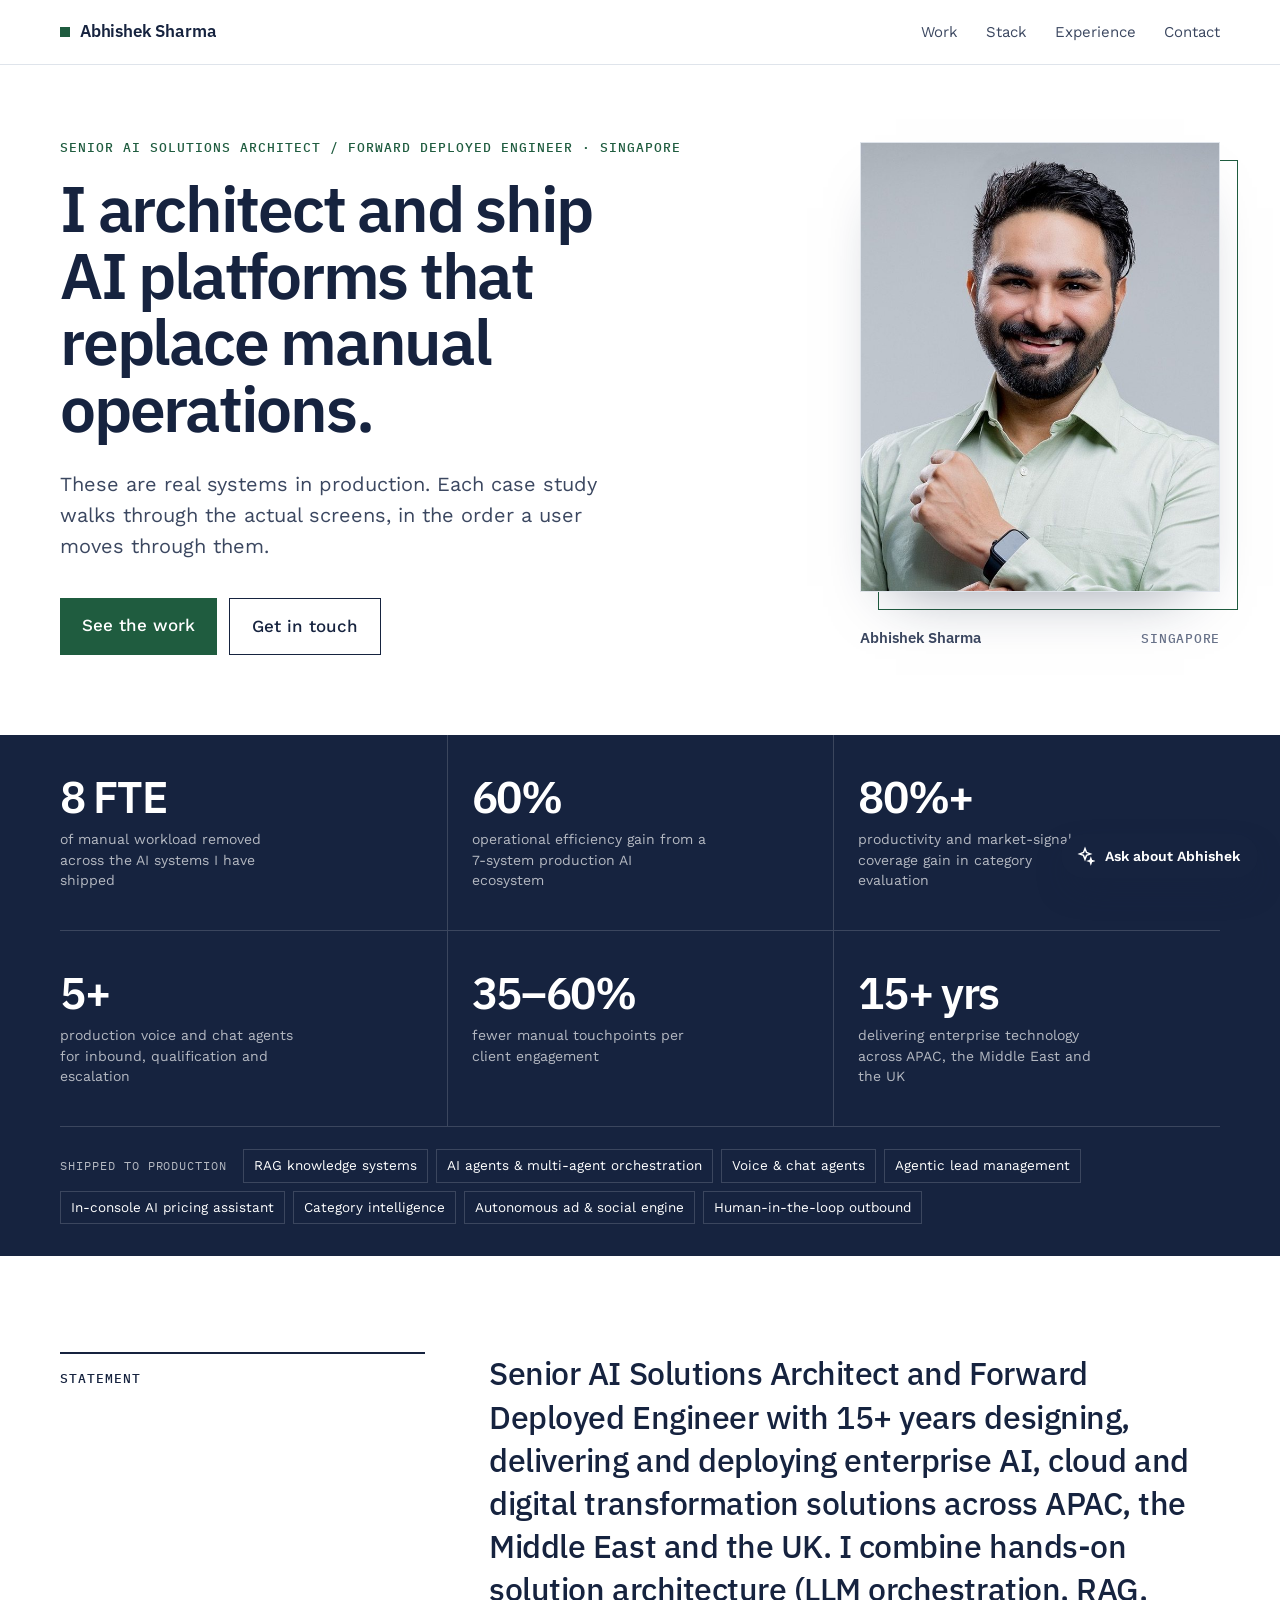
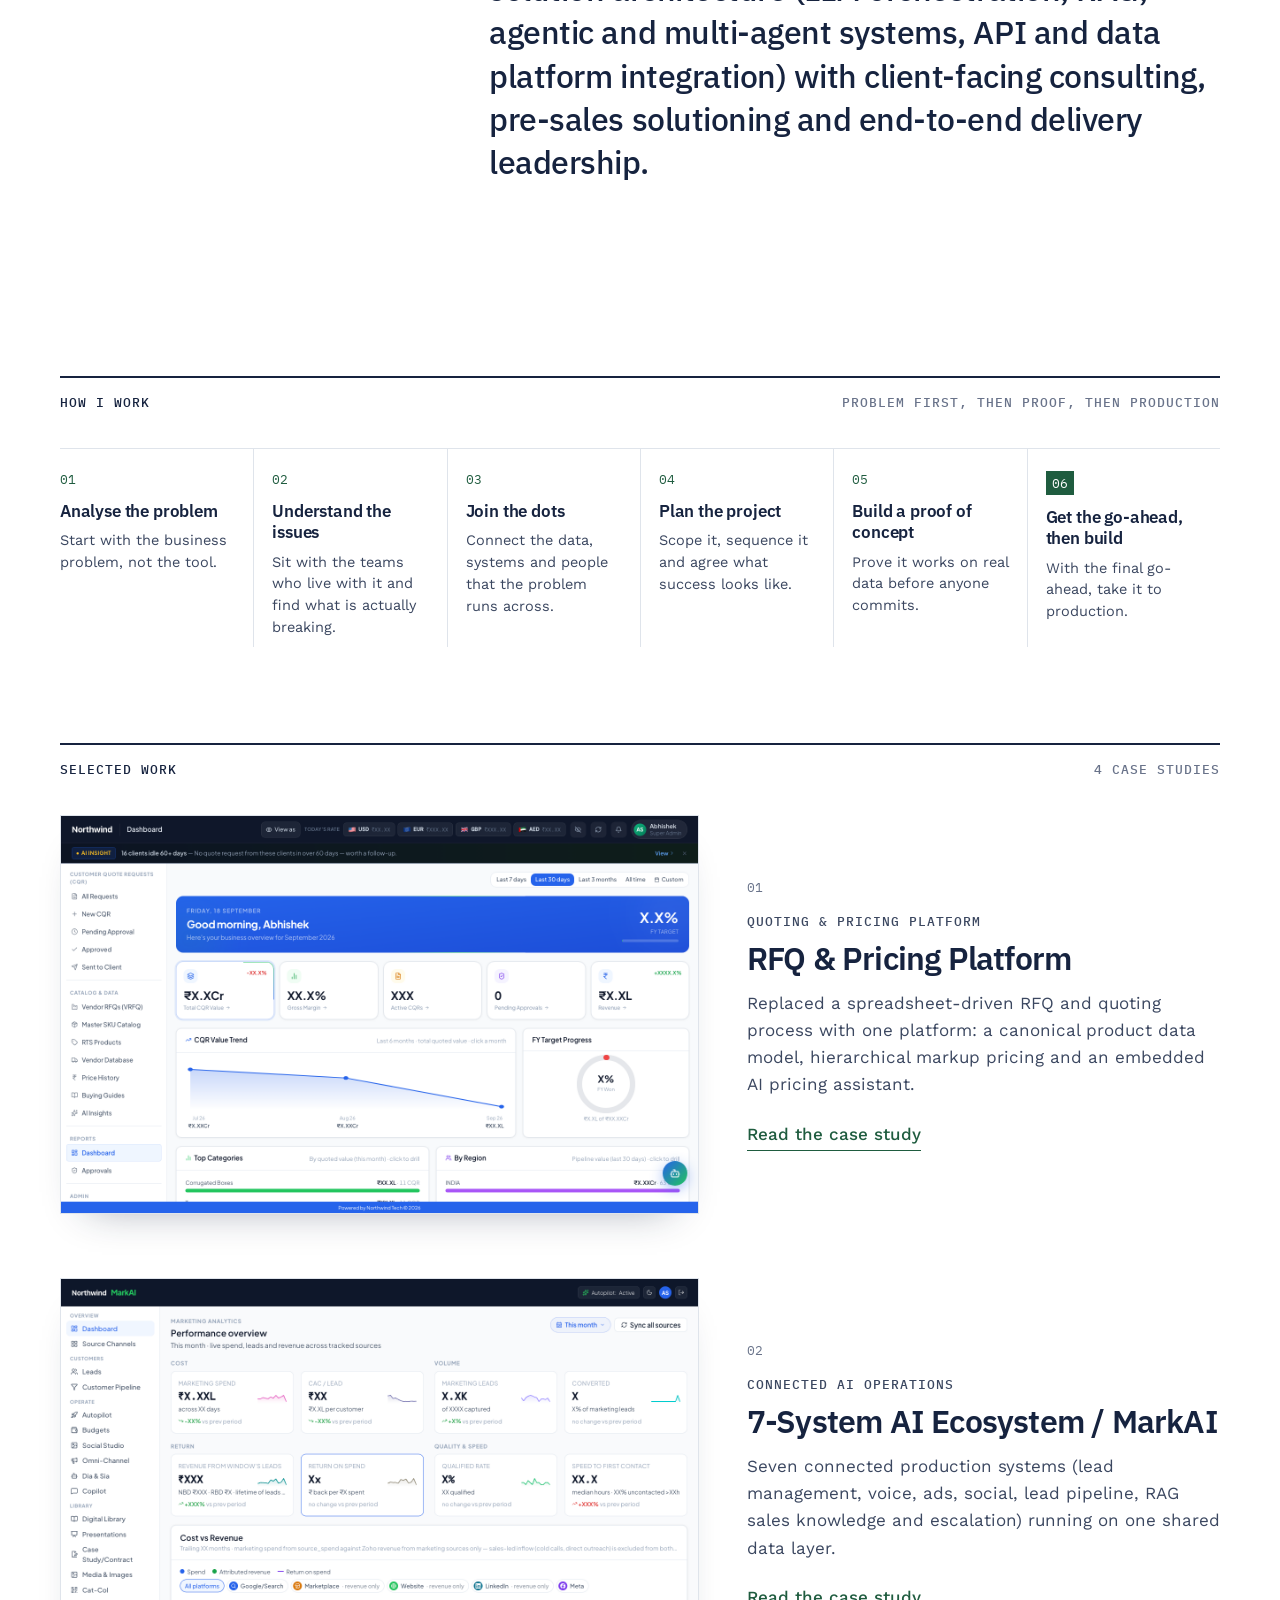
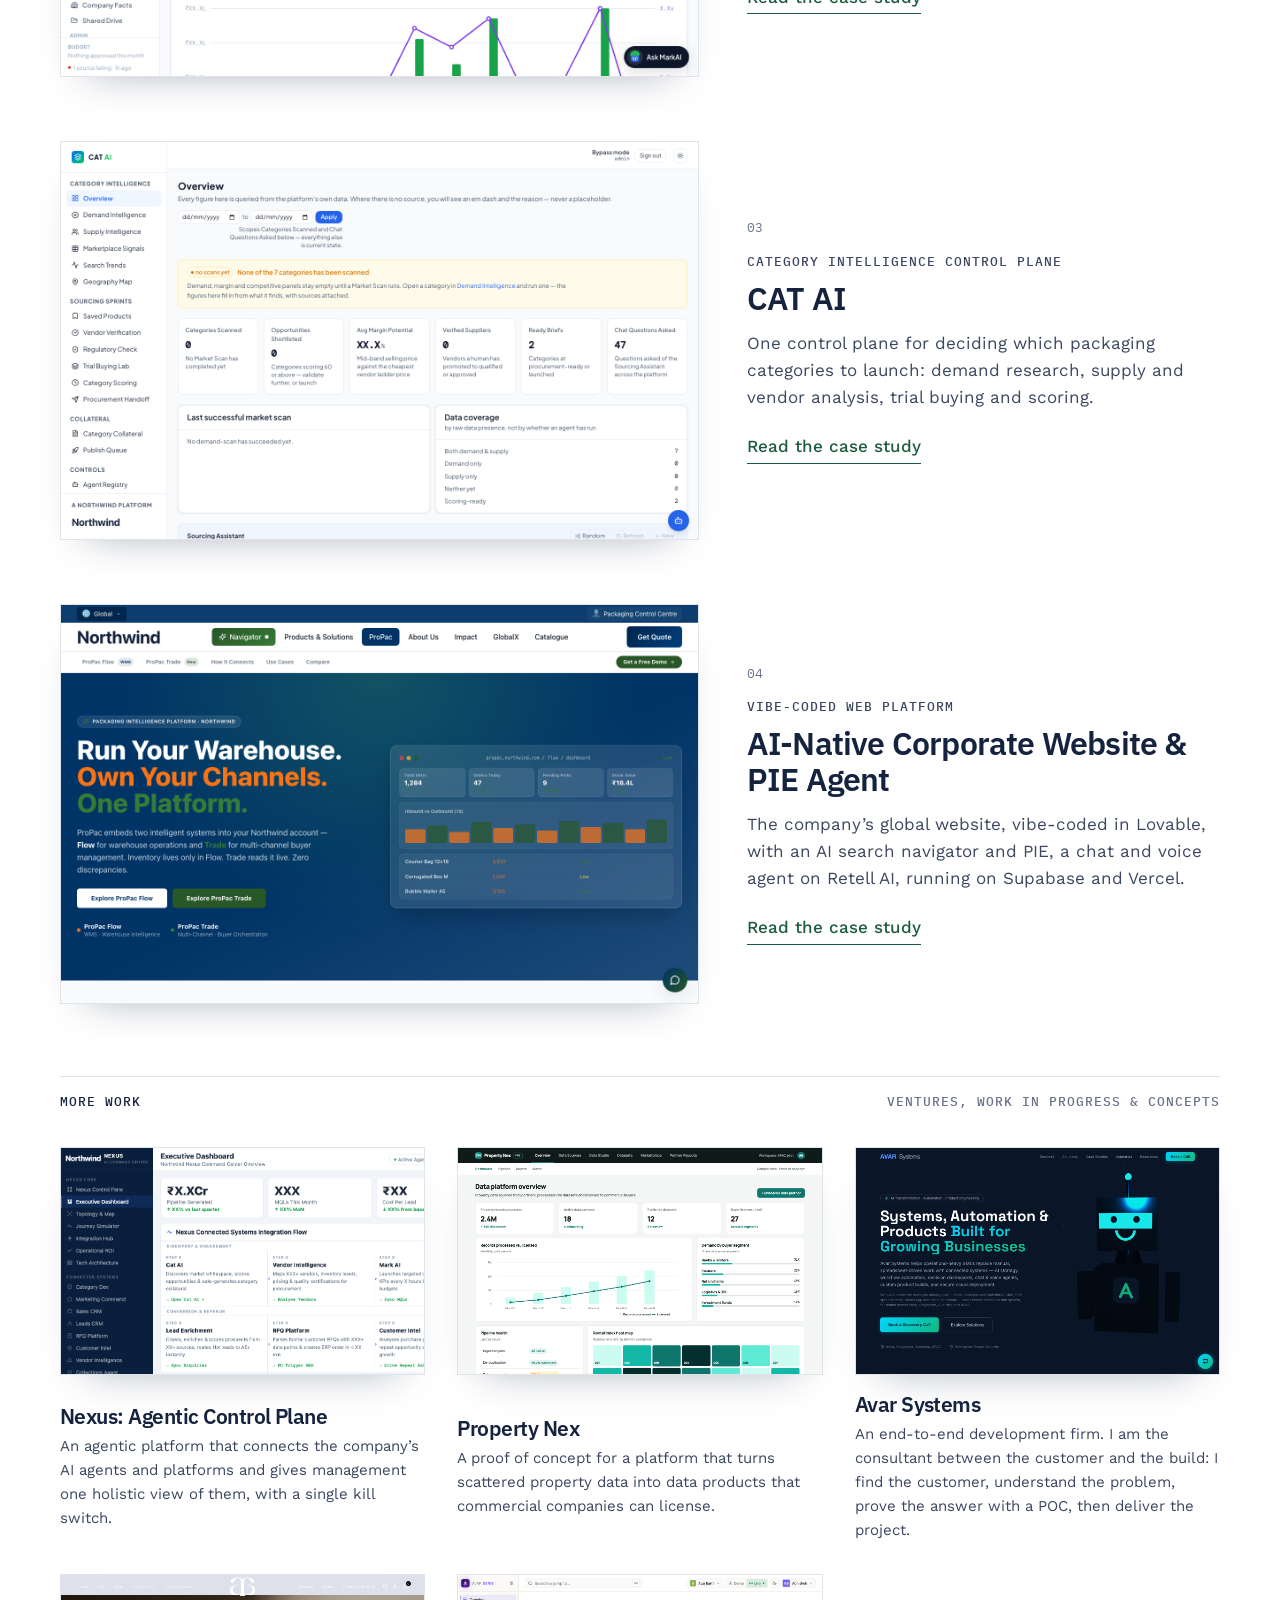
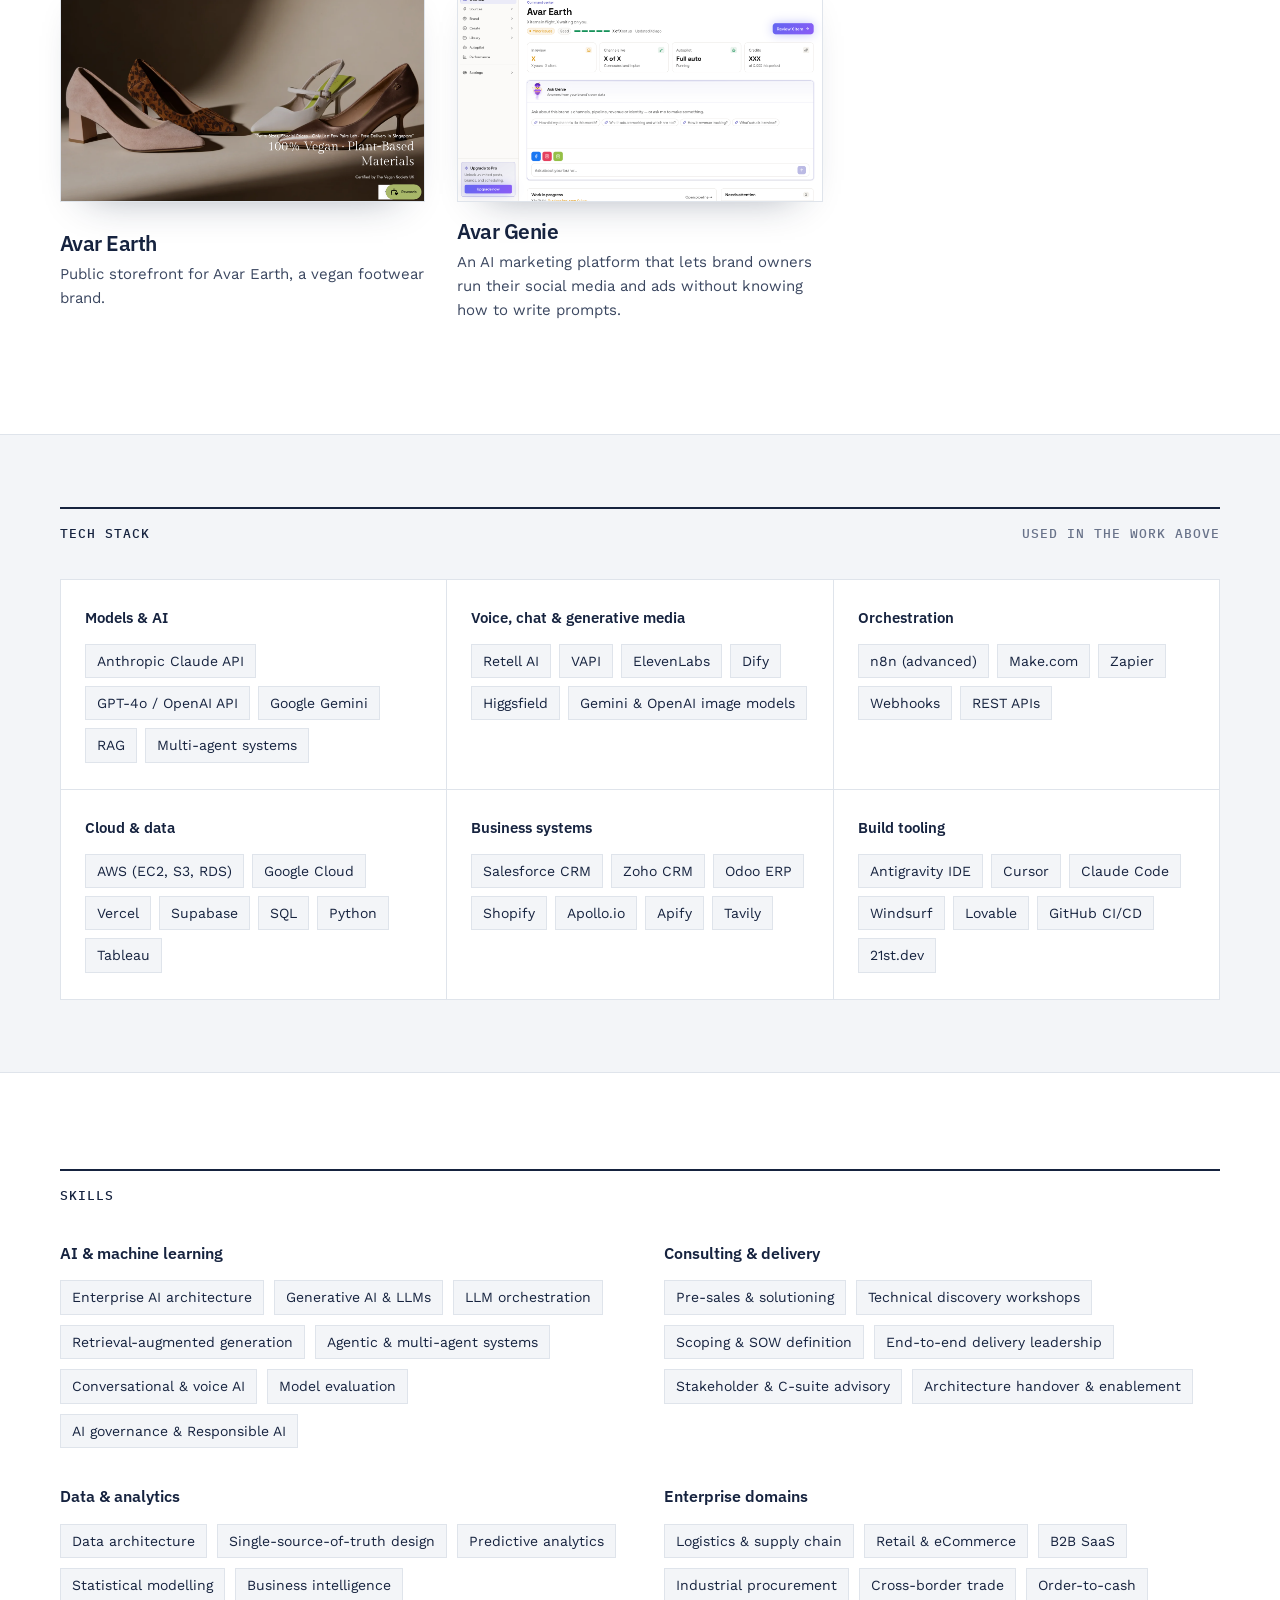
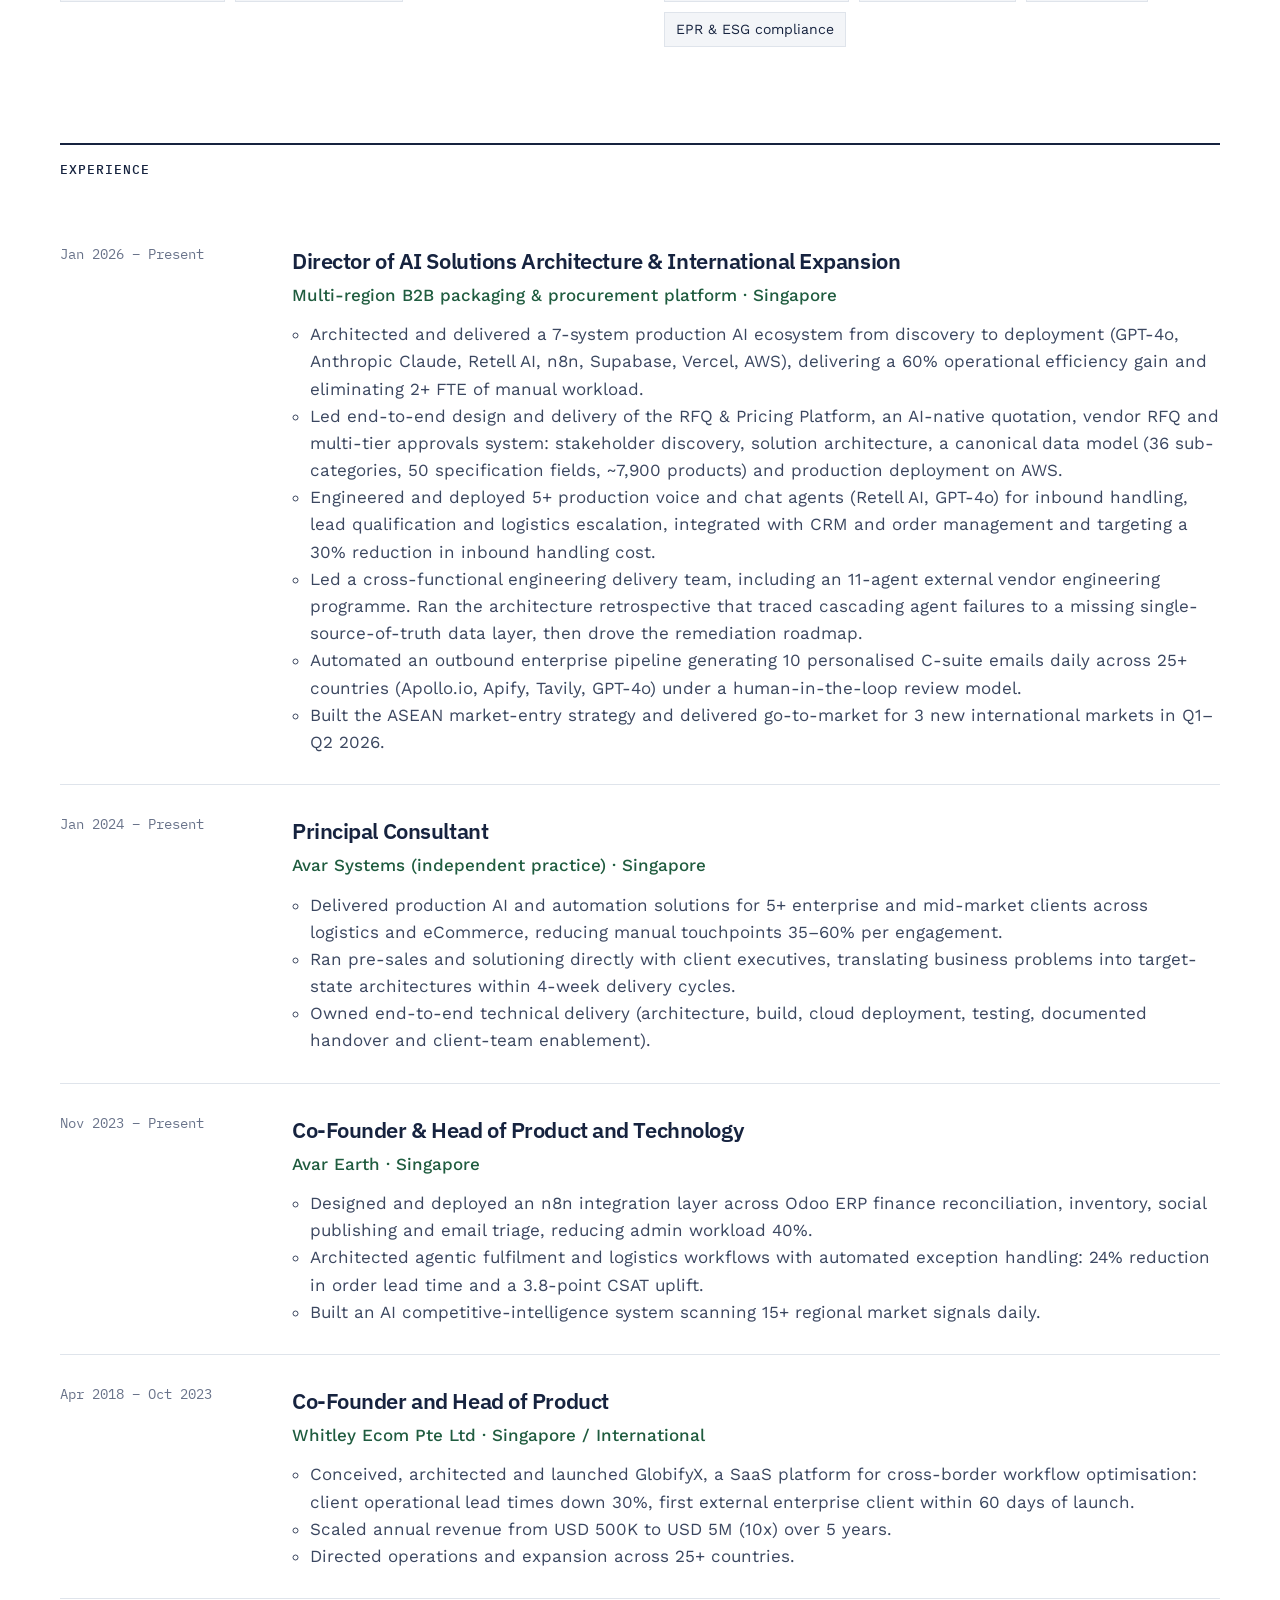
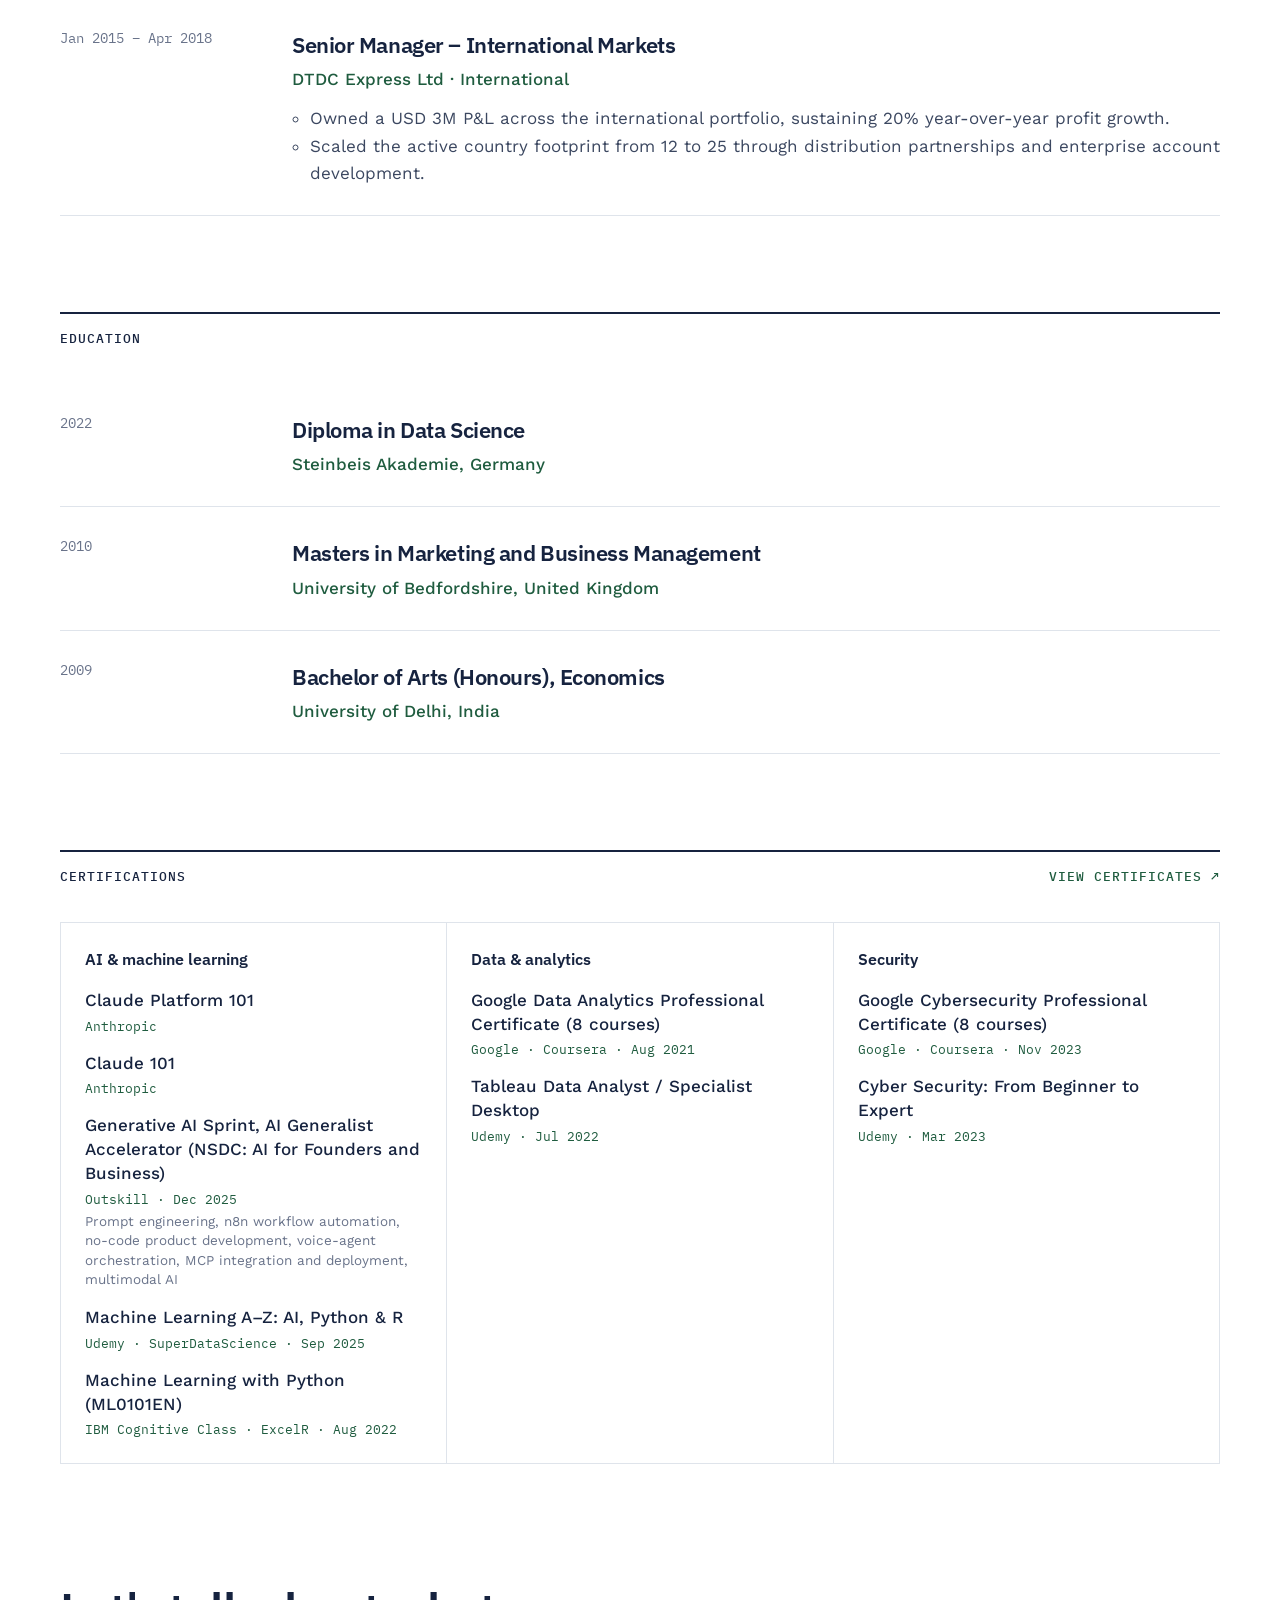
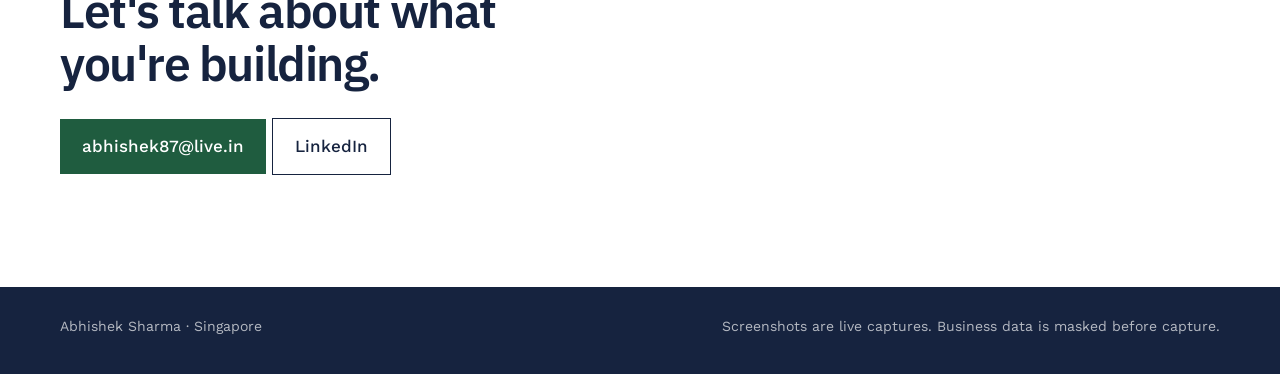
<file: index.html>
<!doctype html>
<html lang="en">
<head>
<meta charset="utf-8">
<meta name="viewport" content="width=device-width, initial-scale=1">
<title>Abhishek Sharma | Senior AI Solutions Architect / Forward Deployed Engineer</title>
<meta name="description" content="Abhishek Sharma, Senior AI Solutions Architect / Forward Deployed Engineer. Platforms architected and shipped.">
<link rel="preconnect" href="https://fonts.googleapis.com">
<link rel="preconnect" href="https://fonts.gstatic.com" crossorigin>
<link href="https://fonts.googleapis.com/css2?family=IBM+Plex+Sans:wght@500;600&family=IBM+Plex+Mono:wght@500&family=Work+Sans:wght@400;500;600&display=swap" rel="stylesheet">
<link rel="stylesheet" href="style.css">
<script src="assistant.js" defer></script>
</head>
<body>
<div class="site-head-bar"><header class="site-head wrap">
  <a class="mark" href="index.html">Abhishek Sharma</a>
  <nav><a href="index.html#work">Work</a><a href="index.html#stack">Stack</a><a href="index.html#experience">Experience</a><a href="index.html#contact">Contact</a></nav>
</header></div>

<main>
<section class="wrap hero">
  <div class="hero-text"><p class="kicker">Senior AI Solutions Architect / Forward Deployed Engineer · Singapore</p>
  <h1>I architect and ship AI platforms that replace manual operations.</h1>
  <p class="lede">These are real systems in production. Each case study walks through the actual screens, in the order a user moves through them.</p>
  <p class="hero-cta"><a class="btn" href="#work">See the work</a><a class="btn ghost" href="#contact">Get in touch</a></p></div>
  <figure class="portrait"><div class="frame"><img src="img/abhishek-sharma.jpg" alt="Abhishek Sharma" width="675" height="900"></div><figcaption>Abhishek Sharma<span>Singapore</span></figcaption></figure>
</section>
<section class="metrics">
  <div class="wrap metrics-row">
    <div class="metric"><span class="v">8 FTE</span><span class="l">of manual workload removed across the AI systems I have shipped</span></div>
    <div class="metric"><span class="v">60%</span><span class="l">operational efficiency gain from a 7-system production AI ecosystem</span></div>
    <div class="metric"><span class="v">80%+</span><span class="l">productivity and market-signal coverage gain in category evaluation</span></div>
    <div class="metric"><span class="v">5+</span><span class="l">production voice and chat agents for inbound, qualification and escalation</span></div>
    <div class="metric"><span class="v">35–60%</span><span class="l">fewer manual touchpoints per client engagement</span></div>
    <div class="metric"><span class="v">15+ yrs</span><span class="l">delivering enterprise technology across APAC, the Middle East and the UK</span></div>
  </div>
  <div class="wrap capabilities"><span class="cap-label">Shipped to production</span><span class="cap">RAG knowledge systems</span><span class="cap">AI agents &amp; multi-agent orchestration</span><span class="cap">Voice &amp; chat agents</span><span class="cap">Agentic lead management</span><span class="cap">In-console AI pricing assistant</span><span class="cap">Category intelligence</span><span class="cap">Autonomous ad &amp; social engine</span><span class="cap">Human-in-the-loop outbound</span></div>
</section>
<section class="statement-wrap">
  <div class="wrap statement">
    <div class="section-label" style="margin:0;align-self:start"><span>Statement</span></div>
    <div><blockquote>Senior AI Solutions Architect and Forward Deployed Engineer with 15+ years designing, delivering and deploying enterprise AI, cloud and digital transformation solutions across APAC, the Middle East and the UK. I combine hands-on solution architecture (LLM orchestration, RAG, agentic and multi-agent systems, API and data platform integration) with client-facing consulting, pre-sales solutioning and end-to-end delivery leadership.</blockquote></div>
  </div>
</section>
<section class="wrap" id="approach">
  <div class="section-label"><span>How I work</span><span class="count">problem first, then proof, then production</span></div>
  <ol class="steps"><li><h3>Analyse the problem</h3><p>Start with the business problem, not the tool.</p></li><li><h3>Understand the issues</h3><p>Sit with the teams who live with it and find what is actually breaking.</p></li><li><h3>Join the dots</h3><p>Connect the data, systems and people that the problem runs across.</p></li><li><h3>Plan the project</h3><p>Scope it, sequence it and agree what success looks like.</p></li><li><h3>Build a proof of concept</h3><p>Prove it works on real data before anyone commits.</p></li><li><h3>Get the go-ahead, then build</h3><p>With the final go-ahead, take it to production.</p></li></ol>
</section>
<section class="wrap" id="work">
  <div class="section-label"><span>Selected work</span><span class="count">4 case studies</span></div>
  <div class="cards">
    <a class="card" href="work/rfq-platform.html">
      <div class="card-img"><img src="img/rfq-platform/02-dashboard-overview.png" alt="" loading="lazy"></div>
      <div class="card-body"><span class="num">01</span><p class="kicker">Quoting &amp; pricing platform</p><h3>RFQ &amp; Pricing Platform</h3><p>Replaced a spreadsheet-driven RFQ and quoting process with one platform: a canonical product data model, hierarchical markup pricing and an embedded AI pricing assistant.</p><span class="more">Read the case study</span></div>
    </a>
    <a class="card" href="work/markai.html">
      <div class="card-img"><img src="img/markai/02-dashboard-performance-overview.png" alt="" loading="lazy"></div>
      <div class="card-body"><span class="num">02</span><p class="kicker">Connected AI operations</p><h3>7-System AI Ecosystem / MarkAI</h3><p>Seven connected production systems (lead management, voice, ads, social, lead pipeline, RAG sales knowledge and escalation) running on one shared data layer.</p><span class="more">Read the case study</span></div>
    </a>
    <a class="card" href="work/cat-ai.html">
      <div class="card-img"><img src="img/cat-ai/01-overview-control-plane.png" alt="" loading="lazy"></div>
      <div class="card-body"><span class="num">03</span><p class="kicker">Category intelligence control plane</p><h3>CAT AI</h3><p>One control plane for deciding which packaging categories to launch: demand research, supply and vendor analysis, trial buying and scoring.</p><span class="more">Read the case study</span></div>
    </a>
    <a class="card" href="work/corporate-site.html">
      <div class="card-img"><img src="img/corporate-site/04-platform-wms-and-trade.png" alt="" loading="lazy"></div>
      <div class="card-body"><span class="num">04</span><p class="kicker">Vibe-coded web platform</p><h3>AI-Native Corporate Website &amp; PIE Agent</h3><p>The company’s global website, vibe-coded in Lovable, with an AI search navigator and PIE, a chat and voice agent on Retell AI, running on Supabase and Vercel.</p><span class="more">Read the case study</span></div>
    </a>
  </div>
  <div class="section-label sub"><span>More work</span><span class="count">ventures, work in progress &amp; concepts</span></div>
  <div class="cards small">
    <a class="card" href="work/nexus.html">
      <div class="card-img"><img src="img/nexus/01-executive-dashboard.png" alt="" loading="lazy"></div>
      <div class="card-body"><h3>Nexus: Agentic Control Plane</h3><p>An agentic platform that connects the company’s AI agents and platforms and gives management one holistic view of them, with a single kill switch.</p></div>
    </a>
    <a class="card" href="work/property-nex.html">
      <div class="card-img"><img src="img/property-nex/01-platform-overview.png" alt="" loading="lazy"></div>
      <div class="card-body"><h3>Property Nex</h3><p>A proof of concept for a platform that turns scattered property data into data products that commercial companies can license.</p></div>
    </a>
    <a class="card" href="work/avar-systems.html">
      <div class="card-img"><img src="img/avar-systems/01-homepage-hero.png" alt="" loading="lazy"></div>
      <div class="card-body"><h3>Avar Systems</h3><p>An end-to-end development firm. I am the consultant between the customer and the build: I find the customer, understand the problem, prove the answer with a POC, then deliver the project.</p></div>
    </a>
    <a class="card" href="work/avar-earth.html">
      <div class="card-img"><img src="img/avar-earth/01-storefront-homepage.png" alt="" loading="lazy"></div>
      <div class="card-body"><h3>Avar Earth</h3><p>Public storefront for Avar Earth, a vegan footwear brand.</p></div>
    </a>
    <a class="card" href="work/avar-genie.html">
      <div class="card-img"><img src="img/avar-genie/03-app-overview.png" alt="" loading="lazy"></div>
      <div class="card-body"><h3>Avar Genie</h3><p>An AI marketing platform that lets brand owners run their social media and ads without knowing how to write prompts.</p></div>
    </a>
  </div>
</section>
<section class="band" id="stack" style="margin-top:112px;padding:72px 0">
  <div class="wrap">
    <div class="section-label"><span>Tech stack</span><span class="count">used in the work above</span></div>
    <div class="stack-grid">
      <div class="stack-group"><h3>Models &amp; AI</h3><ul><li class="chip">Anthropic Claude API</li><li class="chip">GPT-4o / OpenAI API</li><li class="chip">Google Gemini</li><li class="chip">RAG</li><li class="chip">Multi-agent systems</li></ul></div>
      <div class="stack-group"><h3>Voice, chat &amp; generative media</h3><ul><li class="chip">Retell AI</li><li class="chip">VAPI</li><li class="chip">ElevenLabs</li><li class="chip">Dify</li><li class="chip">Higgsfield</li><li class="chip">Gemini &amp; OpenAI image models</li></ul></div>
      <div class="stack-group"><h3>Orchestration</h3><ul><li class="chip">n8n (advanced)</li><li class="chip">Make.com</li><li class="chip">Zapier</li><li class="chip">Webhooks</li><li class="chip">REST APIs</li></ul></div>
      <div class="stack-group"><h3>Cloud &amp; data</h3><ul><li class="chip">AWS (EC2, S3, RDS)</li><li class="chip">Google Cloud</li><li class="chip">Vercel</li><li class="chip">Supabase</li><li class="chip">SQL</li><li class="chip">Python</li><li class="chip">Tableau</li></ul></div>
      <div class="stack-group"><h3>Business systems</h3><ul><li class="chip">Salesforce CRM</li><li class="chip">Zoho CRM</li><li class="chip">Odoo ERP</li><li class="chip">Shopify</li><li class="chip">Apollo.io</li><li class="chip">Apify</li><li class="chip">Tavily</li></ul></div>
      <div class="stack-group"><h3>Build tooling</h3><ul><li class="chip">Antigravity IDE</li><li class="chip">Cursor</li><li class="chip">Claude Code</li><li class="chip">Windsurf</li><li class="chip">Lovable</li><li class="chip">GitHub CI/CD</li><li class="chip">21st.dev</li></ul></div>
    </div>
  </div>
</section>
<section class="wrap two-col" id="skills">
  <div class="section-label"><span>Skills</span></div>
  <div class="skill-groups"><div><h3>AI &amp; machine learning</h3><ul class="skills"><li>Enterprise AI architecture</li><li>Generative AI &amp; LLMs</li><li>LLM orchestration</li><li>Retrieval-augmented generation</li><li>Agentic &amp; multi-agent systems</li><li>Conversational &amp; voice AI</li><li>Model evaluation</li><li>AI governance &amp; Responsible AI</li></ul></div><div><h3>Consulting &amp; delivery</h3><ul class="skills"><li>Pre-sales &amp; solutioning</li><li>Technical discovery workshops</li><li>Scoping &amp; SOW definition</li><li>End-to-end delivery leadership</li><li>Stakeholder &amp; C-suite advisory</li><li>Architecture handover &amp; enablement</li></ul></div><div><h3>Data &amp; analytics</h3><ul class="skills"><li>Data architecture</li><li>Single-source-of-truth design</li><li>Predictive analytics</li><li>Statistical modelling</li><li>Business intelligence</li></ul></div><div><h3>Enterprise domains</h3><ul class="skills"><li>Logistics &amp; supply chain</li><li>Retail &amp; eCommerce</li><li>B2B SaaS</li><li>Industrial procurement</li><li>Cross-border trade</li><li>Order-to-cash</li><li>EPR &amp; ESG compliance</li></ul></div></div>
</section>
<section class="wrap two-col" id="experience">
  <div class="section-label"><span>Experience</span></div>
  <ol class="timeline"><li><span class="when">Jan 2026 – Present</span><div><h3>Director of AI Solutions Architecture &amp; International Expansion</h3><p class="org">Multi-region B2B packaging &amp; procurement platform · Singapore</p><ul><li>Architected and delivered a 7-system production AI ecosystem from discovery to deployment (GPT-4o, Anthropic Claude, Retell AI, n8n, Supabase, Vercel, AWS), delivering a 60% operational efficiency gain and eliminating 2+ FTE of manual workload.</li><li>Led end-to-end design and delivery of the RFQ &amp; Pricing Platform, an AI-native quotation, vendor RFQ and multi-tier approvals system: stakeholder discovery, solution architecture, a canonical data model (36 sub-categories, 50 specification fields, ~7,900 products) and production deployment on AWS.</li><li>Engineered and deployed 5+ production voice and chat agents (Retell AI, GPT-4o) for inbound handling, lead qualification and logistics escalation, integrated with CRM and order management and targeting a 30% reduction in inbound handling cost.</li><li>Led a cross-functional engineering delivery team, including an 11-agent external vendor engineering programme. Ran the architecture retrospective that traced cascading agent failures to a missing single-source-of-truth data layer, then drove the remediation roadmap.</li><li>Automated an outbound enterprise pipeline generating 10 personalised C-suite emails daily across 25+ countries (Apollo.io, Apify, Tavily, GPT-4o) under a human-in-the-loop review model.</li><li>Built the ASEAN market-entry strategy and delivered go-to-market for 3 new international markets in Q1–Q2 2026.</li></ul></div></li><li><span class="when">Jan 2024 – Present</span><div><h3>Principal Consultant</h3><p class="org">Avar Systems (independent practice) · Singapore</p><ul><li>Delivered production AI and automation solutions for 5+ enterprise and mid-market clients across logistics and eCommerce, reducing manual touchpoints 35–60% per engagement.</li><li>Ran pre-sales and solutioning directly with client executives, translating business problems into target-state architectures within 4-week delivery cycles.</li><li>Owned end-to-end technical delivery (architecture, build, cloud deployment, testing, documented handover and client-team enablement).</li></ul></div></li><li><span class="when">Nov 2023 – Present</span><div><h3>Co-Founder &amp; Head of Product and Technology</h3><p class="org">Avar Earth · Singapore</p><ul><li>Designed and deployed an n8n integration layer across Odoo ERP finance reconciliation, inventory, social publishing and email triage, reducing admin workload 40%.</li><li>Architected agentic fulfilment and logistics workflows with automated exception handling: 24% reduction in order lead time and a 3.8-point CSAT uplift.</li><li>Built an AI competitive-intelligence system scanning 15+ regional market signals daily.</li></ul></div></li><li><span class="when">Apr 2018 – Oct 2023</span><div><h3>Co-Founder and Head of Product</h3><p class="org">Whitley Ecom Pte Ltd · Singapore / International</p><ul><li>Conceived, architected and launched GlobifyX, a SaaS platform for cross-border workflow optimisation: client operational lead times down 30%, first external enterprise client within 60 days of launch.</li><li>Scaled annual revenue from USD 500K to USD 5M (10x) over 5 years.</li><li>Directed operations and expansion across 25+ countries.</li></ul></div></li><li><span class="when">Jan 2015 – Apr 2018</span><div><h3>Senior Manager – International Markets</h3><p class="org">DTDC Express Ltd · International</p><ul><li>Owned a USD 3M P&amp;L across the international portfolio, sustaining 20% year-over-year profit growth.</li><li>Scaled the active country footprint from 12 to 25 through distribution partnerships and enterprise account development.</li></ul></div></li></ol>
</section>
<section class="wrap two-col" id="education">
  <div class="section-label"><span>Education</span></div>
  <ol class="timeline"><li><span class="when">2022</span><div><h3>Diploma in Data Science</h3><p class="org">Steinbeis Akademie, Germany</p></div></li><li><span class="when">2010</span><div><h3>Masters in Marketing and Business Management</h3><p class="org">University of Bedfordshire, United Kingdom</p></div></li><li><span class="when">2009</span><div><h3>Bachelor of Arts (Honours), Economics</h3><p class="org">University of Delhi, India</p></div></li></ol>

</section>
<section class="wrap" id="certifications">
  <div class="section-label"><span>Certifications</span><a class="count" href="https://drive.google.com/drive/folders/1HsID_NAYCeaGhy2oTXD5T_U6zu7Yrmox" rel="noopener">View certificates ↗</a></div>
  <div class="cert-grid">
    <div class="cert-group"><h3>AI &amp; machine learning</h3><ul><li><span class="ct">Claude Platform 101</span><span class="cm">Anthropic</span></li><li><span class="ct">Claude 101</span><span class="cm">Anthropic</span></li><li><span class="ct">Generative AI Sprint, AI Generalist Accelerator (NSDC: AI for Founders and Business)</span><span class="cm">Outskill · Dec 2025</span><span class="cn">Prompt engineering, n8n workflow automation, no-code product development, voice-agent orchestration, MCP integration and deployment, multimodal AI</span></li><li><span class="ct">Machine Learning A–Z: AI, Python &amp; R</span><span class="cm">Udemy · SuperDataScience · Sep 2025</span></li><li><span class="ct">Machine Learning with Python (ML0101EN)</span><span class="cm">IBM Cognitive Class · ExcelR · Aug 2022</span></li></ul></div>
    <div class="cert-group"><h3>Data &amp; analytics</h3><ul><li><span class="ct">Google Data Analytics Professional Certificate (8 courses)</span><span class="cm">Google · Coursera · Aug 2021</span></li><li><span class="ct">Tableau Data Analyst / Specialist Desktop</span><span class="cm">Udemy · Jul 2022</span></li></ul></div>
    <div class="cert-group"><h3>Security</h3><ul><li><span class="ct">Google Cybersecurity Professional Certificate (8 courses)</span><span class="cm">Google · Coursera · Nov 2023</span></li><li><span class="ct">Cyber Security: From Beginner to Expert</span><span class="cm">Udemy · Mar 2023</span></li></ul></div>
  </div>
</section>
<section class="wrap contact" id="contact">
  <h2>Let's talk about what you're building.</h2>
  <p><a class="btn" href="mailto:abhishek87@live.in">abhishek87@live.in</a> <a class="btn ghost" href="https://www.linkedin.com/in/abhishek-sharma-ai-singapore/">LinkedIn</a></p>
</section>
</main>
<div class="site-foot-bar"><footer class="site-foot wrap"><span>Abhishek Sharma · Singapore</span><span>Screenshots are live captures. Business data is masked before capture.</span></footer></div>
</body>
</html>
</file>
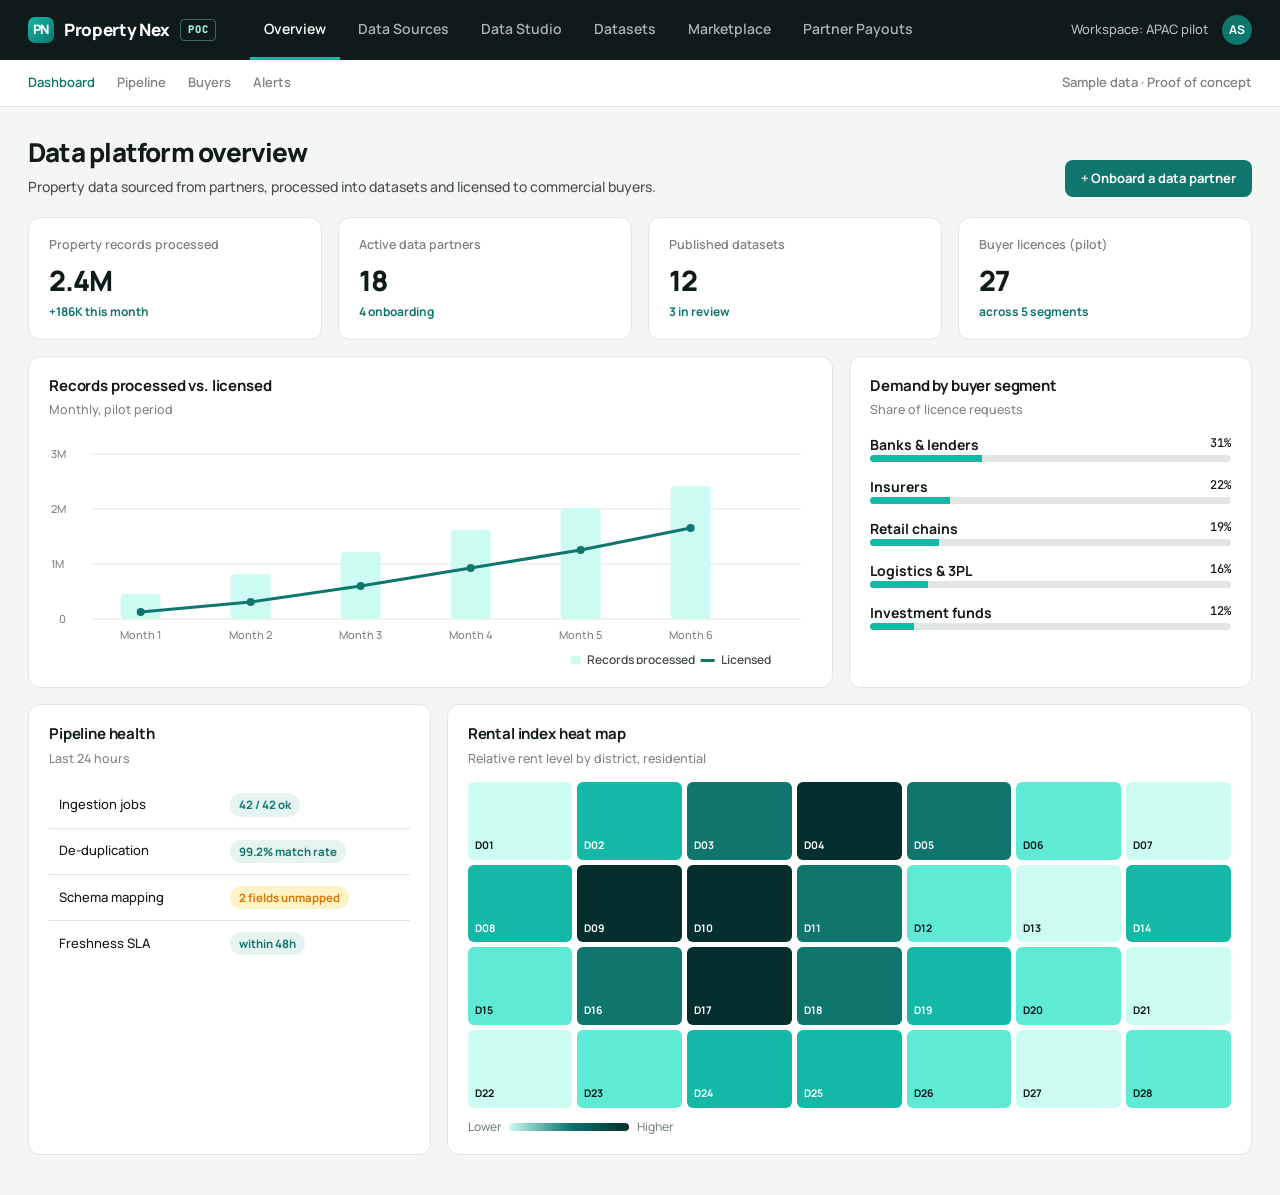
<file: poc/property-nex/index.html>
<!doctype html>
<html lang="en">
<head>
<meta charset="utf-8">
<meta name="viewport" content="width=device-width, initial-scale=1">
<title>Property Nex · Proof of Concept</title>
<link rel="preconnect" href="https://fonts.googleapis.com">
<link href="https://fonts.googleapis.com/css2?family=Manrope:wght@400;500;600;700;800&family=JetBrains+Mono:wght@500&display=swap" rel="stylesheet">
<style>
:root {
  --bg: #F4F6F5; --panel: #FFFFFF; --ink: #0E1B1A; --ink-2: #44524F; --ink-3: #7A8683; --rule: #E1E6E4;
  --brand: #0F766E; --brand-2: #14B8A6; --brand-soft: #E6F4F1; --amber: #D97706; --amber-soft: #FEF3C7;
  --red: #B91C1C; --red-soft: #FEE2E2; --indigo: #4338CA; --indigo-soft: #E0E7FF;
  --font: 'Manrope', system-ui, sans-serif; --mono: 'JetBrains Mono', ui-monospace, monospace;
}
* { box-sizing: border-box; }
body { margin: 0; background: var(--bg); color: var(--ink); font: 500 14px/1.5 var(--font); }
a { color: inherit; text-decoration: none; }

/* Horizontal header */
.top { background: var(--ink); color: #fff; }
.top-inner { max-width: 1360px; margin: 0 auto; padding: 0 28px; height: 60px; display: flex; align-items: center; gap: 34px; }
.logo { display: flex; align-items: center; gap: 10px; font-weight: 800; font-size: 17px; letter-spacing: -0.02em; }
.logo i { width: 26px; height: 26px; border-radius: 7px; background: linear-gradient(135deg, var(--brand-2), var(--brand)); display: grid; place-items: center; font-style: normal; font-size: 13px; }
.poc { font-family: var(--mono); font-size: 10.5px; letter-spacing: .08em; color: #99F6E4; border: 1px solid rgba(153,246,228,.35); padding: 2px 7px; border-radius: 4px; }
nav.main { display: flex; gap: 4px; height: 100%; }
nav.main a { display: flex; align-items: center; padding: 0 14px; color: rgba(255,255,255,.66); font-weight: 600; border-bottom: 3px solid transparent; }
nav.main a.on { color: #fff; border-bottom-color: var(--brand-2); }
nav.main a:hover { color: #fff; }
.top-right { margin-left: auto; display: flex; align-items: center; gap: 14px; color: rgba(255,255,255,.7); font-size: 13px; }
.avatar { width: 30px; height: 30px; border-radius: 50%; background: var(--brand); color: #fff; display: grid; place-items: center; font-weight: 700; font-size: 12px; }
.sub { background: var(--panel); border-bottom: 1px solid var(--rule); }
.sub-inner { max-width: 1360px; margin: 0 auto; padding: 0 28px; height: 46px; display: flex; align-items: center; gap: 22px; color: var(--ink-3); font-weight: 600; font-size: 13px; }
.sub-inner .on { color: var(--brand); }
.sub-inner .sp { margin-left: auto; }

main { max-width: 1360px; margin: 0 auto; padding: 26px 28px 40px; }
.view { display: none; } .view.on { display: block; }
.ph { display: flex; align-items: flex-end; justify-content: space-between; margin-bottom: 20px; }
.ph h1 { margin: 0; font-size: 26px; letter-spacing: -0.03em; font-weight: 800; }
.ph p { margin: 4px 0 0; color: var(--ink-2); }
.btn { display: inline-flex; align-items: center; gap: 8px; background: var(--brand); color: #fff; font-weight: 700; padding: 9px 16px; border-radius: 8px; font-size: 13px; }
.btn.ghost { background: var(--panel); color: var(--ink); border: 1px solid var(--rule); }
.row { display: grid; gap: 16px; }
.k4 { grid-template-columns: repeat(4, 1fr); } .k3 { grid-template-columns: repeat(3, 1fr); } .s21 { grid-template-columns: 2fr 1fr; } .s12 { grid-template-columns: 1fr 2fr; }
.card { background: var(--panel); border: 1px solid var(--rule); border-radius: 12px; padding: 18px 20px; }
.card h3 { margin: 0 0 4px; font-size: 15px; letter-spacing: -0.01em; }
.card .hint { color: var(--ink-3); font-size: 12.5px; margin: 0 0 14px; }
.kpi .l { color: var(--ink-3); font-size: 12.5px; font-weight: 600; }
.kpi .v { font-size: 28px; font-weight: 800; letter-spacing: -0.03em; margin: 4px 0 2px; }
.kpi .d { font-size: 12px; font-weight: 700; color: var(--brand); }
.kpi .d.warn { color: var(--amber); }
.mt { margin-top: 16px; }
table { width: 100%; border-collapse: collapse; font-size: 13px; }
th { text-align: left; font-size: 11.5px; letter-spacing: .06em; text-transform: uppercase; color: var(--ink-3); font-weight: 700; padding: 10px 10px; border-bottom: 1px solid var(--rule); }
td { padding: 11px 10px; border-bottom: 1px solid var(--rule); }
tr:last-child td { border-bottom: 0; }
.pill { display: inline-block; font-size: 11.5px; font-weight: 700; padding: 3px 9px; border-radius: 999px; }
.p-ok { background: var(--brand-soft); color: var(--brand); } .p-warn { background: var(--amber-soft); color: var(--amber); } .p-bad { background: var(--red-soft); color: var(--red); } .p-ind { background: var(--indigo-soft); color: var(--indigo); }
.bar { height: 7px; background: var(--rule); border-radius: 99px; overflow: hidden; } .bar > i { display: block; height: 100%; background: var(--brand-2); }
.mono { font-family: var(--mono); font-size: 12px; }
.muted { color: var(--ink-3); }
.name { font-weight: 700; } .name small { display: block; font-weight: 500; color: var(--ink-3); font-size: 12px; }

/* Pipeline */
.stages { display: grid; grid-template-columns: repeat(5, 1fr); gap: 12px; }
.stage { background: var(--panel); border: 1px solid var(--rule); border-radius: 12px; padding: 16px; position: relative; }
.stage .n { font-family: var(--mono); font-size: 11px; color: var(--brand); }
.stage h4 { margin: 6px 0 2px; font-size: 14.5px; }
.stage .c { font-size: 22px; font-weight: 800; letter-spacing: -0.02em; margin-top: 8px; }
.stage .s { color: var(--ink-3); font-size: 12px; }
.stage + .stage::before { content: '→'; position: absolute; left: -12px; top: 50%; transform: translate(-50%, -50%); color: var(--ink-3); }
.map-row { display: grid; grid-template-columns: 1fr 22px 1fr 110px; gap: 10px; align-items: center; padding: 9px 0; border-bottom: 1px solid var(--rule); font-size: 13px; }
.map-row:last-child { border-bottom: 0; }
.chip { font-family: var(--mono); font-size: 12px; background: var(--bg); border: 1px solid var(--rule); padding: 3px 8px; border-radius: 6px; }

/* Dataset cards */
.ds { display: flex; flex-direction: column; gap: 10px; }
.ds .top-line { display: flex; justify-content: space-between; align-items: center; }
.ds h3 { font-size: 16px; }
.ds .meta { display: flex; flex-wrap: wrap; gap: 6px; }
.ds .foot { display: flex; justify-content: space-between; align-items: center; border-top: 1px solid var(--rule); padding-top: 12px; margin-top: 4px; }
.price { font-weight: 800; font-size: 17px; } .price small { font-weight: 600; color: var(--ink-3); font-size: 12px; }
.filters { display: flex; gap: 8px; margin-bottom: 16px; flex-wrap: wrap; }
.filter { background: var(--panel); border: 1px solid var(--rule); border-radius: 8px; padding: 7px 12px; font-weight: 600; font-size: 13px; color: var(--ink-2); }
.filter.on { background: var(--ink); color: #fff; border-color: var(--ink); }

/* Heat grid */
.heat { display: grid; grid-template-columns: repeat(7, 1fr); gap: 5px; }
.heat div { aspect-ratio: 1.35; border-radius: 6px; display: flex; flex-direction: column; justify-content: flex-end; padding: 6px 7px; font-size: 10.5px; font-weight: 700; color: #fff; }
.legend { display: flex; align-items: center; gap: 8px; margin-top: 10px; font-size: 12px; color: var(--ink-3); }
.legend span { width: 120px; height: 8px; border-radius: 99px; background: linear-gradient(90deg, #CCFBF1, #0F766E, #042F2E); }
svg text { font-family: var(--font); }
</style>
</head>
<body>
<header class="top"><div class="top-inner">
  <div class="logo"><i>PN</i>Property Nex <span class="poc">POC</span></div>
  <nav class="main">
    <a href="#overview" data-v="overview">Overview</a>
    <a href="#sources" data-v="sources">Data Sources</a>
    <a href="#studio" data-v="studio">Data Studio</a>
    <a href="#datasets" data-v="datasets">Datasets</a>
    <a href="#marketplace" data-v="marketplace">Marketplace</a>
    <a href="#partners" data-v="partners">Partner Payouts</a>
  </nav>
  <div class="top-right"><span>Workspace: APAC pilot</span><div class="avatar">AS</div></div>
</div></header>
<div class="sub"><div class="sub-inner" id="crumbs"></div></div>

<main>
<!-- OVERVIEW -->
<section class="view" id="v-overview">
  <div class="ph"><div><h1>Data platform overview</h1><p>Property data sourced from partners, processed into datasets and licensed to commercial buyers.</p></div><a class="btn" href="#sources">+ Onboard a data partner</a></div>
  <div class="row k4">
    <div class="card kpi"><div class="l">Property records processed</div><div class="v">2.4M</div><div class="d">+186K this month</div></div>
    <div class="card kpi"><div class="l">Active data partners</div><div class="v">18</div><div class="d">4 onboarding</div></div>
    <div class="card kpi"><div class="l">Published datasets</div><div class="v">12</div><div class="d">3 in review</div></div>
    <div class="card kpi"><div class="l">Buyer licences (pilot)</div><div class="v">27</div><div class="d">across 5 segments</div></div>
  </div>
  <div class="row s21 mt">
    <div class="card">
      <h3>Records processed vs. licensed</h3><p class="hint">Monthly, pilot period</p>
      <svg viewBox="0 0 760 230" width="100%" height="230">
        <g stroke="#E1E6E4"><line x1="40" y1="20" x2="750" y2="20"/><line x1="40" y1="75" x2="750" y2="75"/><line x1="40" y1="130" x2="750" y2="130"/><line x1="40" y1="185" x2="750" y2="185"/></g>
        <g fill="#7A8683" font-size="11"><text x="0" y="24">3M</text><text x="0" y="79">2M</text><text x="0" y="134">1M</text><text x="8" y="189">0</text></g>
        <g fill="#CCFBF1"><rect x="70" y="160" width="40" height="25" rx="4"/><rect x="180" y="140" width="40" height="45" rx="4"/><rect x="290" y="118" width="40" height="67" rx="4"/><rect x="400" y="96" width="40" height="89" rx="4"/><rect x="510" y="74" width="40" height="111" rx="4"/><rect x="620" y="52" width="40" height="133" rx="4"/></g>
        <polyline fill="none" stroke="#0F766E" stroke-width="3" points="90,178 200,168 310,152 420,134 530,116 640,94"/>
        <g fill="#0F766E"><circle cx="90" cy="178" r="4"/><circle cx="200" cy="168" r="4"/><circle cx="310" cy="152" r="4"/><circle cx="420" cy="134" r="4"/><circle cx="530" cy="116" r="4"/><circle cx="640" cy="94" r="4"/></g>
        <g fill="#7A8683" font-size="11" text-anchor="middle"><text x="90" y="205">Month 1</text><text x="200" y="205">Month 2</text><text x="310" y="205">Month 3</text><text x="420" y="205">Month 4</text><text x="530" y="205">Month 5</text><text x="640" y="205">Month 6</text></g>
        <g font-size="12" font-weight="600"><rect x="520" y="222" width="10" height="8" fill="#CCFBF1"/><text x="536" y="230" fill="#44524F">Records processed</text><rect x="650" y="225" width="14" height="3" fill="#0F766E"/><text x="670" y="230" fill="#44524F">Licensed</text></g>
      </svg>
    </div>
    <div class="card">
      <h3>Demand by buyer segment</h3><p class="hint">Share of licence requests</p>
      <div style="display:grid;gap:14px;margin-top:6px">
        <div><div style="display:flex;justify-content:space-between"><b>Banks &amp; lenders</b><span class="mono">31%</span></div><div class="bar"><i style="width:31%"></i></div></div>
        <div><div style="display:flex;justify-content:space-between"><b>Insurers</b><span class="mono">22%</span></div><div class="bar"><i style="width:22%"></i></div></div>
        <div><div style="display:flex;justify-content:space-between"><b>Retail chains</b><span class="mono">19%</span></div><div class="bar"><i style="width:19%"></i></div></div>
        <div><div style="display:flex;justify-content:space-between"><b>Logistics &amp; 3PL</b><span class="mono">16%</span></div><div class="bar"><i style="width:16%"></i></div></div>
        <div><div style="display:flex;justify-content:space-between"><b>Investment funds</b><span class="mono">12%</span></div><div class="bar"><i style="width:12%"></i></div></div>
      </div>
    </div>
  </div>
  <div class="row s12 mt">
    <div class="card">
      <h3>Pipeline health</h3><p class="hint">Last 24 hours</p>
      <table><tr><td>Ingestion jobs</td><td><span class="pill p-ok">42 / 42 ok</span></td></tr><tr><td>De-duplication</td><td><span class="pill p-ok">99.2% match rate</span></td></tr><tr><td>Schema mapping</td><td><span class="pill p-warn">2 fields unmapped</span></td></tr><tr><td>Freshness SLA</td><td><span class="pill p-ok">within 48h</span></td></tr></table>
    </div>
    <div class="card">
      <h3>Rental index heat map</h3><p class="hint">Relative rent level by district, residential</p>
      <div class="heat" id="heat"></div>
      <div class="legend">Lower<span></span>Higher</div>
    </div>
  </div>
</section>

<!-- SOURCES -->
<section class="view" id="v-sources">
  <div class="ph"><div><h1>Data sources</h1><p>Property clients who hold the data, what they hold, and how usable it is.</p></div><a class="btn" href="#">+ Add partner</a></div>
  <div class="row k4">
    <div class="card kpi"><div class="l">Partners analysed</div><div class="v">46</div><div class="d">from discovery</div></div>
    <div class="card kpi"><div class="l">Qualified as sources</div><div class="v">22</div><div class="d">48% qualification rate</div></div>
    <div class="card kpi"><div class="l">Avg. data quality score</div><div class="v">81</div><div class="d">target 85</div></div>
    <div class="card kpi"><div class="l">Formats handled</div><div class="v">9</div><div class="d warn">2 need custom parsers</div></div>
  </div>
  <div class="card mt">
    <h3>Partner register</h3><p class="hint">Names withheld in the POC · value score combines volume, coverage, freshness and exclusivity</p>
    <table>
      <tr><th>Partner</th><th>Type</th><th>Records</th><th>Format</th><th>Freshness</th><th>Quality</th><th>Value score</th><th>Status</th></tr>
      <tr><td class="name">Partner 01<small>Residential developer</small></td><td>Transactions</td><td class="mono">412,300</td><td><span class="chip">CSV</span></td><td>Daily</td><td><div class="bar"><i style="width:92%"></i></div></td><td class="mono">94</td><td><span class="pill p-ok">Live</span></td></tr>
      <tr><td class="name">Partner 02<small>Property agency network</small></td><td>Listings &amp; rents</td><td class="mono">655,120</td><td><span class="chip">API</span></td><td>Hourly</td><td><div class="bar"><i style="width:88%"></i></div></td><td class="mono">91</td><td><span class="pill p-ok">Live</span></td></tr>
      <tr><td class="name">Partner 03<small>Commercial landlord</small></td><td>Occupancy &amp; leases</td><td class="mono">38,940</td><td><span class="chip">XLSX</span></td><td>Weekly</td><td><div class="bar"><i style="width:74%"></i></div></td><td class="mono">82</td><td><span class="pill p-ok">Live</span></td></tr>
      <tr><td class="name">Partner 04<small>Facility manager</small></td><td>Footfall &amp; utilities</td><td class="mono">1,204,800</td><td><span class="chip">SFTP</span></td><td>Daily</td><td><div class="bar"><i style="width:69%"></i></div></td><td class="mono">77</td><td><span class="pill p-warn">Mapping</span></td></tr>
      <tr><td class="name">Partner 05<small>Industrial park operator</small></td><td>Lease rates</td><td class="mono">12,410</td><td><span class="chip">PDF</span></td><td>Monthly</td><td><div class="bar"><i style="width:58%"></i></div></td><td class="mono">63</td><td><span class="pill p-ind">Parser build</span></td></tr>
      <tr><td class="name">Partner 06<small>Valuation firm</small></td><td>Valuations</td><td class="mono">96,700</td><td><span class="chip">API</span></td><td>Weekly</td><td><div class="bar"><i style="width:81%"></i></div></td><td class="mono">86</td><td><span class="pill p-warn">Contracting</span></td></tr>
      <tr><td class="name">Partner 07<small>Co-living operator</small></td><td>Occupancy</td><td class="mono">8,260</td><td><span class="chip">CSV</span></td><td>Monthly</td><td><div class="bar"><i style="width:41%"></i></div></td><td class="mono">44</td><td><span class="pill p-bad">Not qualified</span></td></tr>
    </table>
  </div>
</section>

<!-- STUDIO -->
<section class="view" id="v-studio">
  <div class="ph"><div><h1>Data Studio</h1><p>Every source goes through the same pipeline before it can reach a dataset.</p></div><a class="btn ghost" href="#">View run log</a></div>
  <div class="stages">
    <div class="stage"><div class="n">01</div><h4>Ingest</h4><div class="s">CSV, XLSX, API, SFTP, PDF</div><div class="c">2.61M</div><div class="s">raw records</div></div>
    <div class="stage"><div class="n">02</div><h4>Clean</h4><div class="s">Types, units, currencies</div><div class="c">2.55M</div><div class="s">2.3% rejected</div></div>
    <div class="stage"><div class="n">03</div><h4>De-duplicate</h4><div class="s">Address + parcel matching</div><div class="c">2.43M</div><div class="s">118K merged</div></div>
    <div class="stage"><div class="n">04</div><h4>Normalise</h4><div class="s">One property data model</div><div class="c">2.41M</div><div class="s">96 canonical fields</div></div>
    <div class="stage"><div class="n">05</div><h4>Enrich</h4><div class="s">Geo, district, asset class</div><div class="c">2.40M</div><div class="s">ready for datasets</div></div>
  </div>
  <div class="row s21 mt">
    <div class="card">
      <h3>Schema mapping · Partner 04</h3><p class="hint">Source fields mapped to the canonical property model</p>
      <div class="map-row"><span class="chip">bldg_ref</span><span class="muted">→</span><span class="chip">property.id</span><span class="pill p-ok">Mapped</span></div>
      <div class="map-row"><span class="chip">addr_line_1 + pc</span><span class="muted">→</span><span class="chip">property.address</span><span class="pill p-ok">Mapped</span></div>
      <div class="map-row"><span class="chip">gfa_sqm</span><span class="muted">→</span><span class="chip">property.floor_area_sqm</span><span class="pill p-ok">Mapped</span></div>
      <div class="map-row"><span class="chip">visitors_day</span><span class="muted">→</span><span class="chip">activity.footfall_daily</span><span class="pill p-ok">Mapped</span></div>
      <div class="map-row"><span class="chip">kwh_month</span><span class="muted">→</span><span class="chip">activity.energy_kwh</span><span class="pill p-ok">Mapped</span></div>
      <div class="map-row"><span class="chip">tenant_cat</span><span class="muted">→</span><span class="chip">occupancy.use_class</span><span class="pill p-warn">Review</span></div>
      <div class="map-row"><span class="chip">zone_code</span><span class="muted">→</span><span class="chip">location.district</span><span class="pill p-warn">Review</span></div>
    </div>
    <div class="card">
      <h3>Quality checks</h3><p class="hint">Applied to every run</p>
      <table>
        <tr><td>Valid address &amp; geocode</td><td class="mono">99.1%</td></tr>
        <tr><td>Complete floor area</td><td class="mono">96.4%</td></tr>
        <tr><td>Price / rent in range</td><td class="mono">98.7%</td></tr>
        <tr><td>Duplicate rate after merge</td><td class="mono">0.4%</td></tr>
        <tr><td>Personal data removed</td><td><span class="pill p-ok">100%</span></td></tr>
      </table>
    </div>
  </div>
</section>

<!-- DATASETS -->
<section class="view" id="v-datasets">
  <div class="ph"><div><h1>Datasets</h1><p>The data module packages processed records into products buyers can license.</p></div><a class="btn" href="#">+ Build dataset</a></div>
  <div class="filters"><span class="filter on">All</span><span class="filter">Residential</span><span class="filter">Commercial</span><span class="filter">Retail</span><span class="filter">Industrial</span><span class="filter">Draft</span></div>
  <div class="row k3">
    <div class="card ds"><div class="top-line"><span class="pill p-ok">Published</span><span class="mono muted">v3.2</span></div><h3>Residential Rental Index</h3><p class="hint" style="margin:0">Median rents by district and unit type, with 36-month history.</p><div class="meta"><span class="chip">28 districts</span><span class="chip">Monthly</span><span class="chip">36 mo history</span></div><div class="foot"><span class="muted">14 licences</span><span class="muted">Updated 2d ago</span></div></div>
    <div class="card ds"><div class="top-line"><span class="pill p-ok">Published</span><span class="mono muted">v2.0</span></div><h3>Transaction Price History</h3><p class="hint" style="margin:0">Cleaned sale transactions with price per sqm and asset class.</p><div class="meta"><span class="chip">412K records</span><span class="chip">Weekly</span><span class="chip">Parcel-matched</span></div><div class="foot"><span class="muted">9 licences</span><span class="muted">Updated 5d ago</span></div></div>
    <div class="card ds"><div class="top-line"><span class="pill p-ok">Published</span><span class="mono muted">v1.4</span></div><h3>Commercial Occupancy &amp; Vacancy</h3><p class="hint" style="margin:0">Occupancy and vacancy by building grade and submarket.</p><div class="meta"><span class="chip">1,120 buildings</span><span class="chip">Weekly</span><span class="chip">Grade A/B</span></div><div class="foot"><span class="muted">6 licences</span><span class="muted">Updated 1d ago</span></div></div>
    <div class="card ds"><div class="top-line"><span class="pill p-warn">In review</span><span class="mono muted">v0.9</span></div><h3>Retail Footfall Proxy</h3><p class="hint" style="margin:0">Daily visitor activity around retail assets, aggregated and anonymised.</p><div class="meta"><span class="chip">340 assets</span><span class="chip">Daily</span><span class="chip">Aggregated</span></div><div class="foot"><span class="muted">Pilot: 3 buyers</span><span class="muted">QA in progress</span></div></div>
    <div class="card ds"><div class="top-line"><span class="pill p-ok">Published</span><span class="mono muted">v1.1</span></div><h3>Industrial Lease Rates</h3><p class="hint" style="margin:0">Asking and achieved lease rates for warehouses and light industrial.</p><div class="meta"><span class="chip">6 parks</span><span class="chip">Monthly</span><span class="chip">sqm basis</span></div><div class="foot"><span class="muted">4 licences</span><span class="muted">Updated 9d ago</span></div></div>
    <div class="card ds"><div class="top-line"><span class="pill p-ind">Draft</span><span class="mono muted">v0.3</span></div><h3>New Launch Pipeline</h3><p class="hint" style="margin:0">Upcoming residential launches with unit mix and expected pricing bands.</p><div class="meta"><span class="chip">58 projects</span><span class="chip">Monthly</span><span class="chip">Forward-looking</span></div><div class="foot"><span class="muted">Not yet licensed</span><span class="muted">Schema set</span></div></div>
  </div>
</section>

<!-- MARKETPLACE -->
<section class="view" id="v-marketplace">
  <div class="ph"><div><h1>Marketplace</h1><p>What a commercial buyer sees: browse, preview and license datasets.</p></div><span class="pill p-ind">Buyer view · Logistics &amp; 3PL</span></div>
  <div class="row s21">
    <div class="card">
      <div style="display:flex;justify-content:space-between;align-items:flex-start"><div><h3 style="font-size:20px">Industrial Lease Rates</h3><p class="hint">Warehouses and light industrial · monthly · sqm basis</p></div><span class="pill p-ok">Available</span></div>
      <h3 class="mt" style="font-size:13px;color:var(--ink-3);text-transform:uppercase;letter-spacing:.06em">Sample preview</h3>
      <table>
        <tr><th>Park</th><th>Asset</th><th>Asking / sqm</th><th>Achieved / sqm</th><th>Vacancy</th><th>Trend</th></tr>
        <tr><td>Park A · West</td><td>Ramp-up warehouse</td><td class="mono">$2.10</td><td class="mono">$1.96</td><td class="mono">4.2%</td><td><span class="pill p-ok">↑ 1.8%</span></td></tr>
        <tr><td>Park B · North</td><td>Light industrial</td><td class="mono">$1.74</td><td class="mono">$1.69</td><td class="mono">6.9%</td><td><span class="pill p-ok">↑ 0.6%</span></td></tr>
        <tr><td>Park C · East</td><td>Cold storage</td><td class="mono">$3.05</td><td class="mono">$2.98</td><td class="mono">2.1%</td><td><span class="pill p-ok">↑ 3.1%</span></td></tr>
        <tr><td>Park D · Central</td><td>Flatted factory</td><td class="mono">$1.52</td><td class="mono">$1.41</td><td class="mono">9.8%</td><td><span class="pill p-bad">↓ 1.2%</span></td></tr>
      </table>
      <p class="hint mt" style="margin-bottom:0">Preview limited to 4 of 1,860 rows. Full dataset delivered via API or monthly file.</p>
    </div>
    <div class="card">
      <h3>Choose a licence</h3><p class="hint">Per buyer, per use case</p>
      <div style="display:grid;gap:10px">
        <div style="border:1px solid var(--rule);border-radius:10px;padding:14px"><b>Snapshot</b><div class="muted" style="font-size:12.5px">One-off file, current month</div><div class="price" style="margin-top:6px">$1,200 <small>one-time</small></div></div>
        <div style="border:2px solid var(--brand);border-radius:10px;padding:14px;background:var(--brand-soft)"><b>Subscription</b> <span class="pill p-ok" style="margin-left:6px">Most chosen</span><div class="muted" style="font-size:12.5px">Monthly refresh + 36-month history</div><div class="price" style="margin-top:6px">$650 <small>/ month</small></div></div>
        <div style="border:1px solid var(--rule);border-radius:10px;padding:14px"><b>Enterprise API</b><div class="muted" style="font-size:12.5px">Live API, all districts, SLA</div><div class="price" style="margin-top:6px">Custom</div></div>
        <a class="btn" href="#" style="justify-content:center">Request licence</a>
      </div>
    </div>
  </div>
</section>

<!-- PARTNERS -->
<section class="view" id="v-partners">
  <div class="ph"><div><h1>Partner payouts</h1><p>Property clients earn a share every time their data is licensed.</p></div><a class="btn ghost" href="#">Export statement</a></div>
  <div class="row k4">
    <div class="card kpi"><div class="l">Licence revenue (pilot)</div><div class="v">$48.6K</div><div class="d">6 months</div></div>
    <div class="card kpi"><div class="l">Paid to partners</div><div class="v">$19.4K</div><div class="d">40% revenue share</div></div>
    <div class="card kpi"><div class="l">Partners earning</div><div class="v">11</div><div class="d">of 18 active</div></div>
    <div class="card kpi"><div class="l">Next payout</div><div class="v">Day 5</div><div class="d">monthly cycle</div></div>
  </div>
  <div class="card mt">
    <h3>Revenue share by partner</h3><p class="hint">Attribution follows the records each licensed dataset was built from</p>
    <table>
      <tr><th>Partner</th><th>Datasets contributed to</th><th>Licences</th><th>Attributed revenue</th><th>Partner share</th><th>Status</th></tr>
      <tr><td class="name">Partner 02<small>Property agency network</small></td><td>Rental Index · Transactions</td><td class="mono">23</td><td class="mono">$14,820</td><td class="mono">$5,928</td><td><span class="pill p-ok">Paid</span></td></tr>
      <tr><td class="name">Partner 01<small>Residential developer</small></td><td>Transactions · New Launch</td><td class="mono">9</td><td class="mono">$9,450</td><td class="mono">$3,780</td><td><span class="pill p-ok">Paid</span></td></tr>
      <tr><td class="name">Partner 03<small>Commercial landlord</small></td><td>Occupancy &amp; Vacancy</td><td class="mono">6</td><td class="mono">$7,380</td><td class="mono">$2,952</td><td><span class="pill p-ok">Paid</span></td></tr>
      <tr><td class="name">Partner 06<small>Valuation firm</small></td><td>Transactions</td><td class="mono">9</td><td class="mono">$5,610</td><td class="mono">$2,244</td><td><span class="pill p-warn">Pending</span></td></tr>
      <tr><td class="name">Partner 05<small>Industrial park operator</small></td><td>Industrial Lease Rates</td><td class="mono">4</td><td class="mono">$4,920</td><td class="mono">$1,968</td><td><span class="pill p-warn">Pending</span></td></tr>
    </table>
  </div>
</section>
</main>

<script>
const crumbs = {
  overview: ['Dashboard', 'Pipeline', 'Buyers', 'Alerts'],
  sources: ['All partners', 'Discovery', 'Contracts', 'Formats'],
  studio: ['Pipeline', 'Schema mapping', 'Quality rules', 'Run log'],
  datasets: ['Catalogue', 'Builder', 'Versions', 'Access rules'],
  marketplace: ['Browse', 'Licences', 'API keys', 'Invoices'],
  partners: ['Statements', 'Attribution', 'Contracts', 'Tax'],
};
function show() {
  const v = (location.hash || '#overview').slice(1);
  const id = crumbs[v] ? v : 'overview';
  document.querySelectorAll('.view').forEach(e => e.classList.toggle('on', e.id === 'v-' + id));
  document.querySelectorAll('nav.main a').forEach(a => a.classList.toggle('on', a.dataset.v === id));
  document.getElementById('crumbs').innerHTML = crumbs[id].map((c, i) => `<span class="${i ? '' : 'on'}">${c}</span>`).join('') + '<span class="sp">Sample data · Proof of concept</span>';
}
// Heat map (illustrative)
const levels = [.35,.52,.78,.91,.66,.44,.3,.58,.83,.95,.72,.49,.38,.62,.47,.69,.88,.8,.57,.41,.28,.33,.5,.61,.54,.39,.26,.45];
document.getElementById('heat').innerHTML = levels.map((v, i) => {
  const c = v > .8 ? '#042F2E' : v > .65 ? '#0F766E' : v > .5 ? '#14B8A6' : v > .38 ? '#5EEAD4' : '#CCFBF1';
  return `<div style="background:${c};color:${v > .5 ? '#fff' : '#0E1B1A'}">D${String(i + 1).padStart(2, '0')}</div>`;
}).join('');
window.addEventListener('hashchange', show); show();
</script>
</body>
</html>
</file>
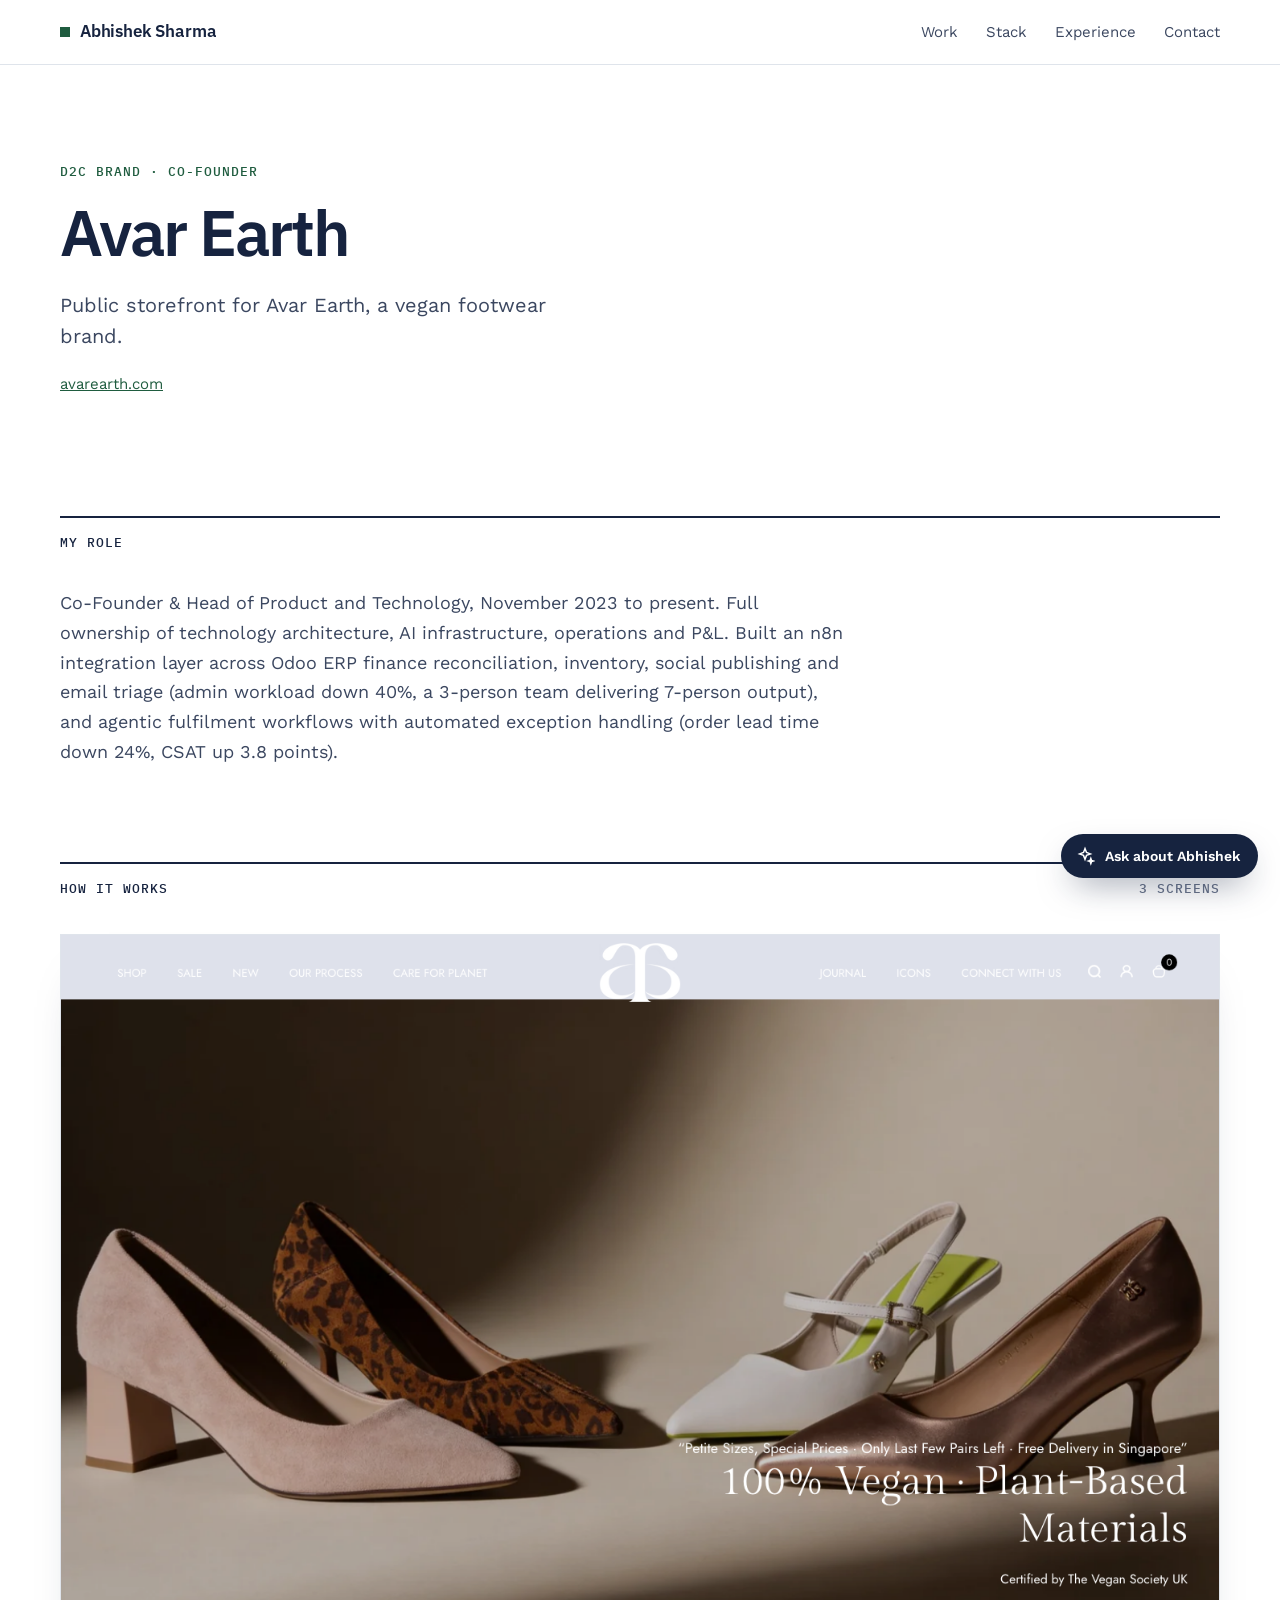
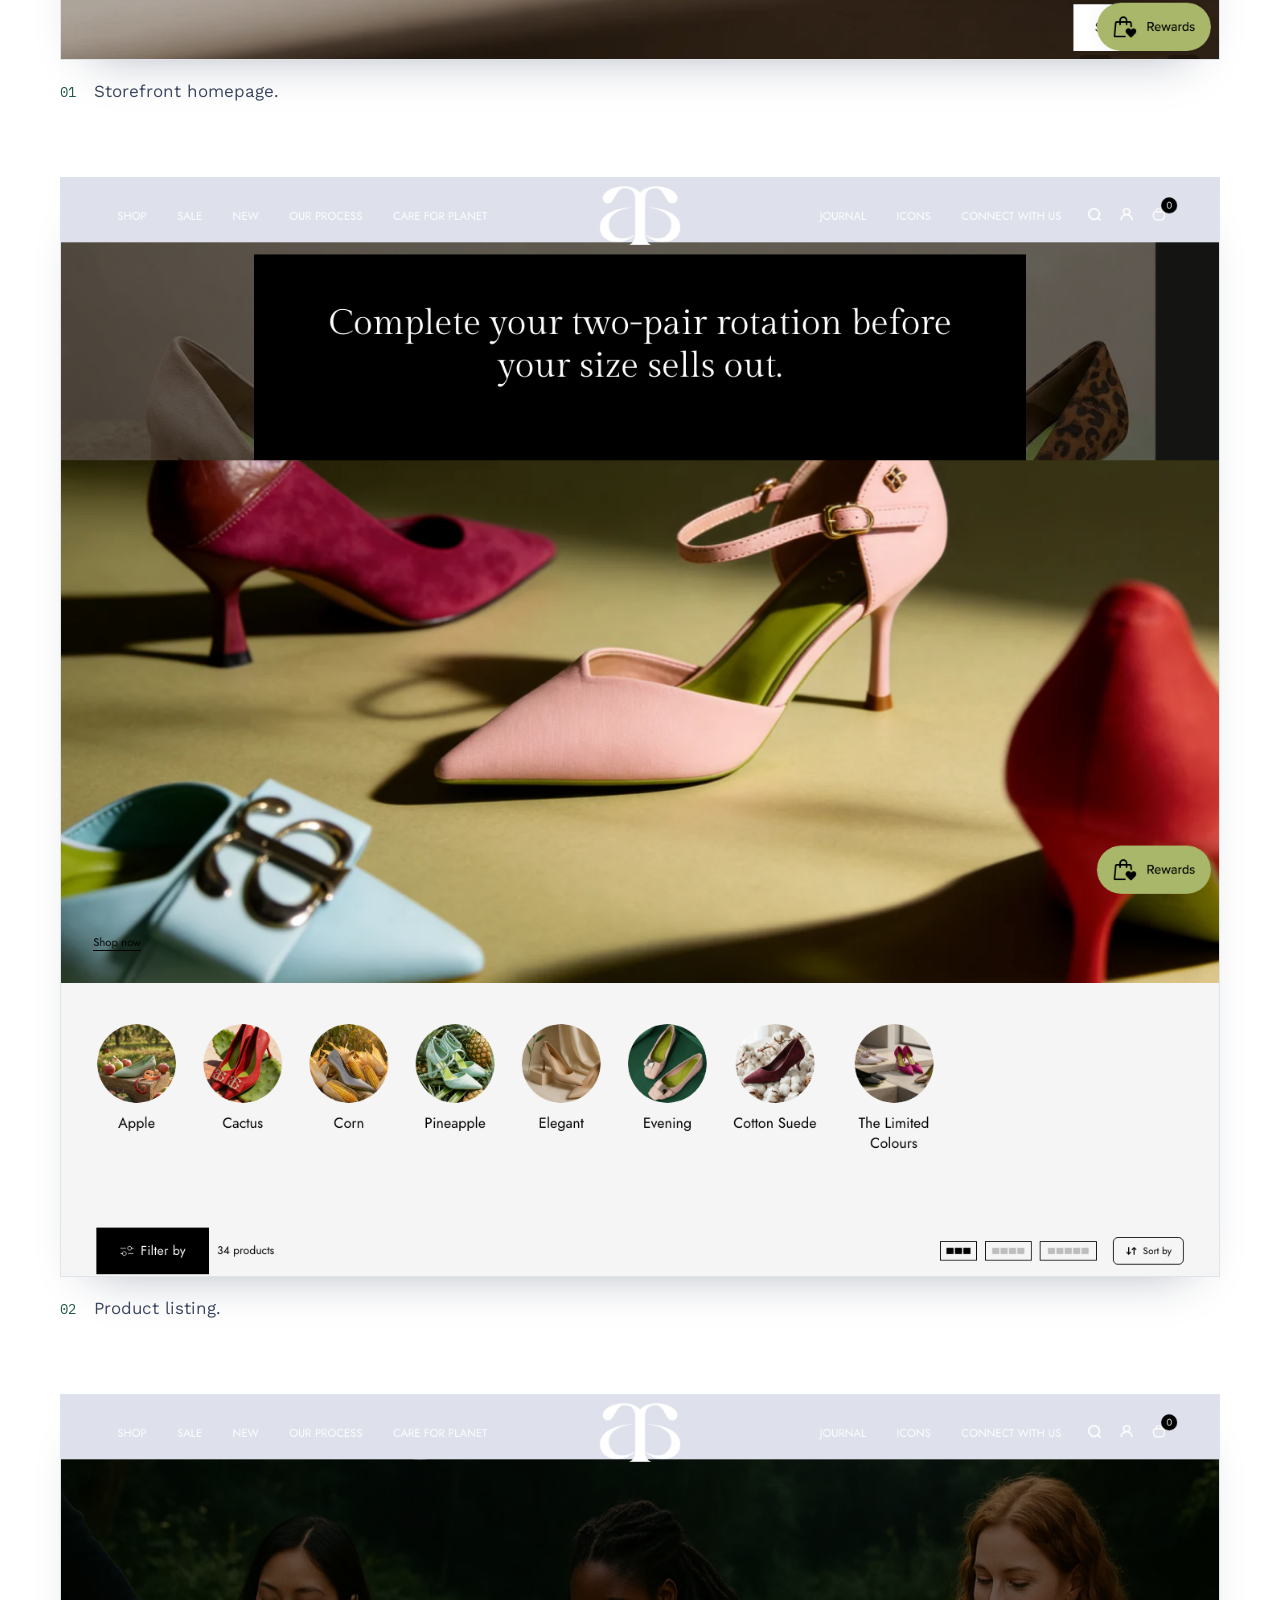
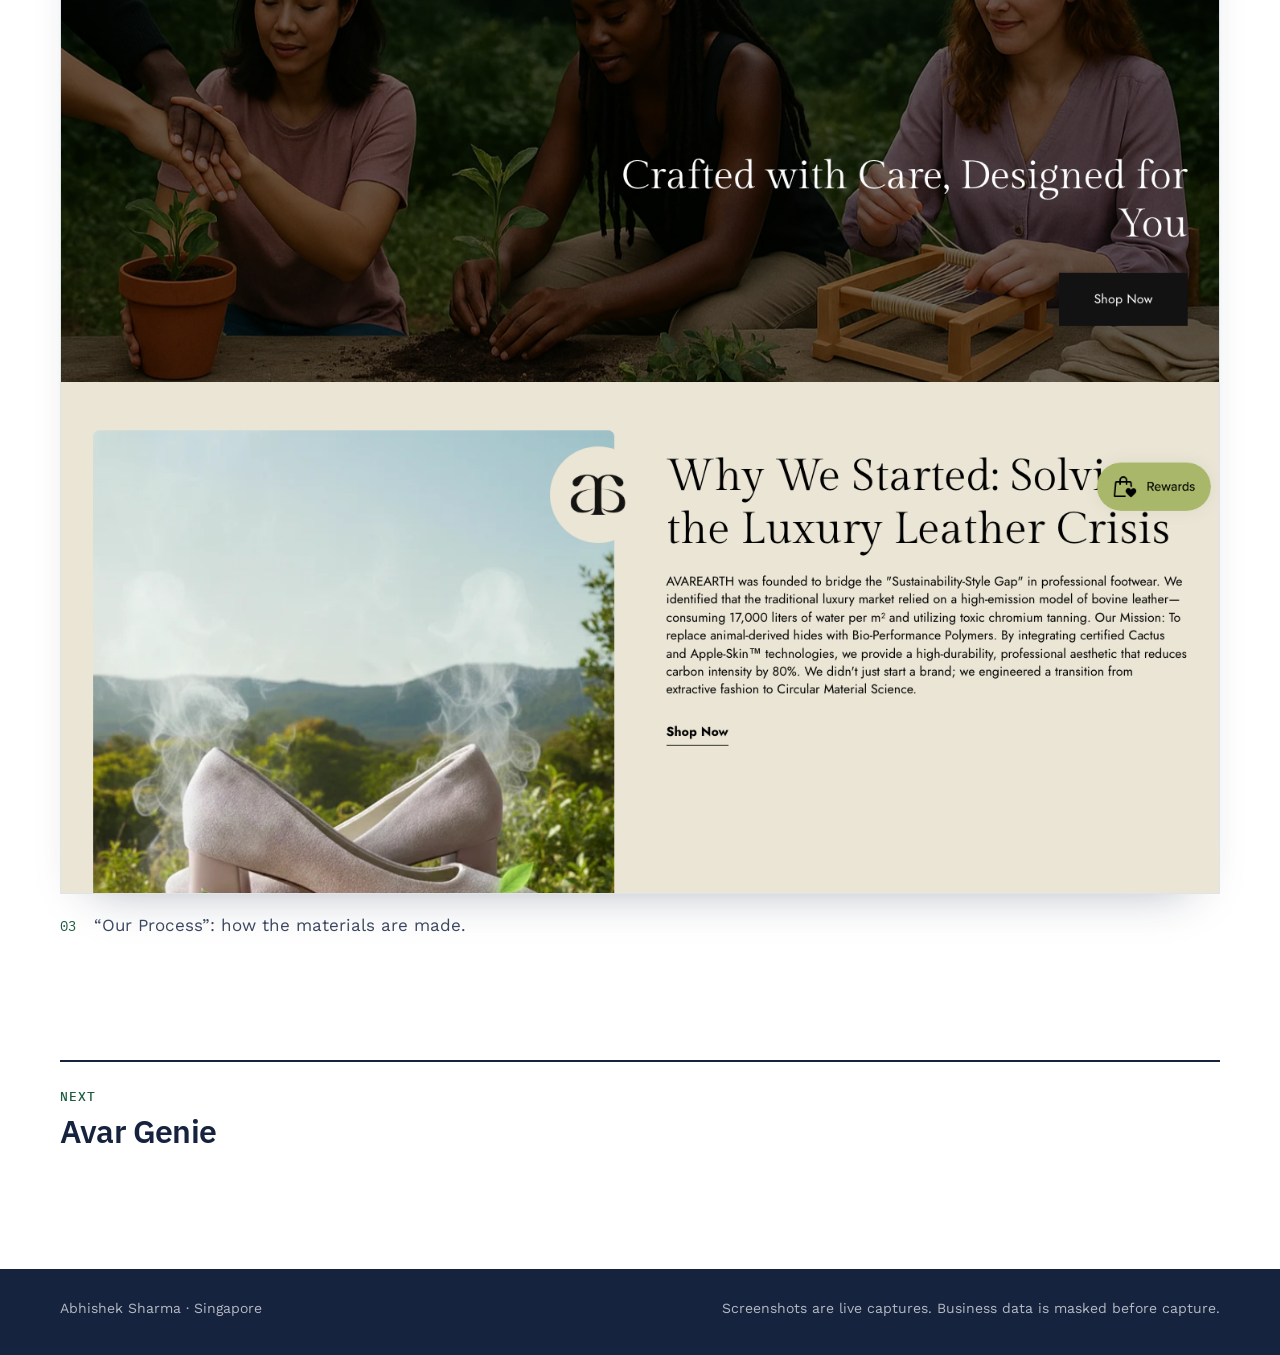
<file: work/avar-earth.html>
<!doctype html>
<html lang="en">
<head>
<meta charset="utf-8">
<meta name="viewport" content="width=device-width, initial-scale=1">
<title>Avar Earth | Abhishek Sharma</title>
<meta name="description" content="Abhishek Sharma, Senior AI Solutions Architect / Forward Deployed Engineer. Platforms architected and shipped.">
<link rel="preconnect" href="https://fonts.googleapis.com">
<link rel="preconnect" href="https://fonts.gstatic.com" crossorigin>
<link href="https://fonts.googleapis.com/css2?family=IBM+Plex+Sans:wght@500;600&family=IBM+Plex+Mono:wght@500&family=Work+Sans:wght@400;500;600&display=swap" rel="stylesheet">
<link rel="stylesheet" href="../style.css">
<script src="../assistant.js" defer></script>
</head>
<body>
<div class="site-head-bar"><header class="site-head wrap">
  <a class="mark" href="../index.html">Abhishek Sharma</a>
  <nav><a href="../index.html#work">Work</a><a href="../index.html#stack">Stack</a><a href="../index.html#experience">Experience</a><a href="../index.html#contact">Contact</a></nav>
</header></div>

<main>
<section class="wrap cs-hero">
  <p class="kicker">D2C brand · co-founder</p>
  <h1>Avar Earth</h1>
  <p class="lede">Public storefront for Avar Earth, a vegan footwear brand.</p>
  <p class="visit"><a href="https://avarearth.com" rel="noopener">avarearth.com</a></p>
  
</section>

<section class="wrap pair">
  <div class="section-label"><span>My role</span></div>
  <p class="role">Co-Founder &amp; Head of Product and Technology, November 2023 to present. Full ownership of technology architecture, AI infrastructure, operations and P&amp;L. Built an n8n integration layer across Odoo ERP finance reconciliation, inventory, social publishing and email triage (admin workload down 40%, a 3-person team delivering 7-person output), and agentic fulfilment workflows with automated exception handling (order lead time down 24%, CSAT up 3.8 points).</p>
</section>

<section class="wrap flow">
  <div class="section-label"><span>How it works</span><span class="count">3 screens</span></div>
  
  <ol class="shots">
    <li>
      <figure>
        <a href="../img/avar-earth/01-storefront-homepage.png" class="shot"><img src="../img/avar-earth/01-storefront-homepage.png" alt="Storefront homepage." loading="eager"></a>
        <figcaption><span class="step">01</span>Storefront homepage.</figcaption>
      </figure>
    </li>
    <li>
      <figure>
        <a href="../img/avar-earth/02-product-listing-shop.png" class="shot"><img src="../img/avar-earth/02-product-listing-shop.png" alt="Product listing." loading="lazy"></a>
        <figcaption><span class="step">02</span>Product listing.</figcaption>
      </figure>
    </li>
    <li>
      <figure>
        <a href="../img/avar-earth/03-our-process-sustainability.png" class="shot"><img src="../img/avar-earth/03-our-process-sustainability.png" alt="“Our Process”: how the materials are made." loading="lazy"></a>
        <figcaption><span class="step">03</span>“Our Process”: how the materials are made.</figcaption>
      </figure>
    </li>
  </ol>
</section>
<nav class="wrap next"><a href="avar-genie.html"><span>Next</span>Avar Genie</a></nav>
</main>
<div class="site-foot-bar"><footer class="site-foot wrap"><span>Abhishek Sharma · Singapore</span><span>Screenshots are live captures. Business data is masked before capture.</span></footer></div>
</body>
</html>
</file>
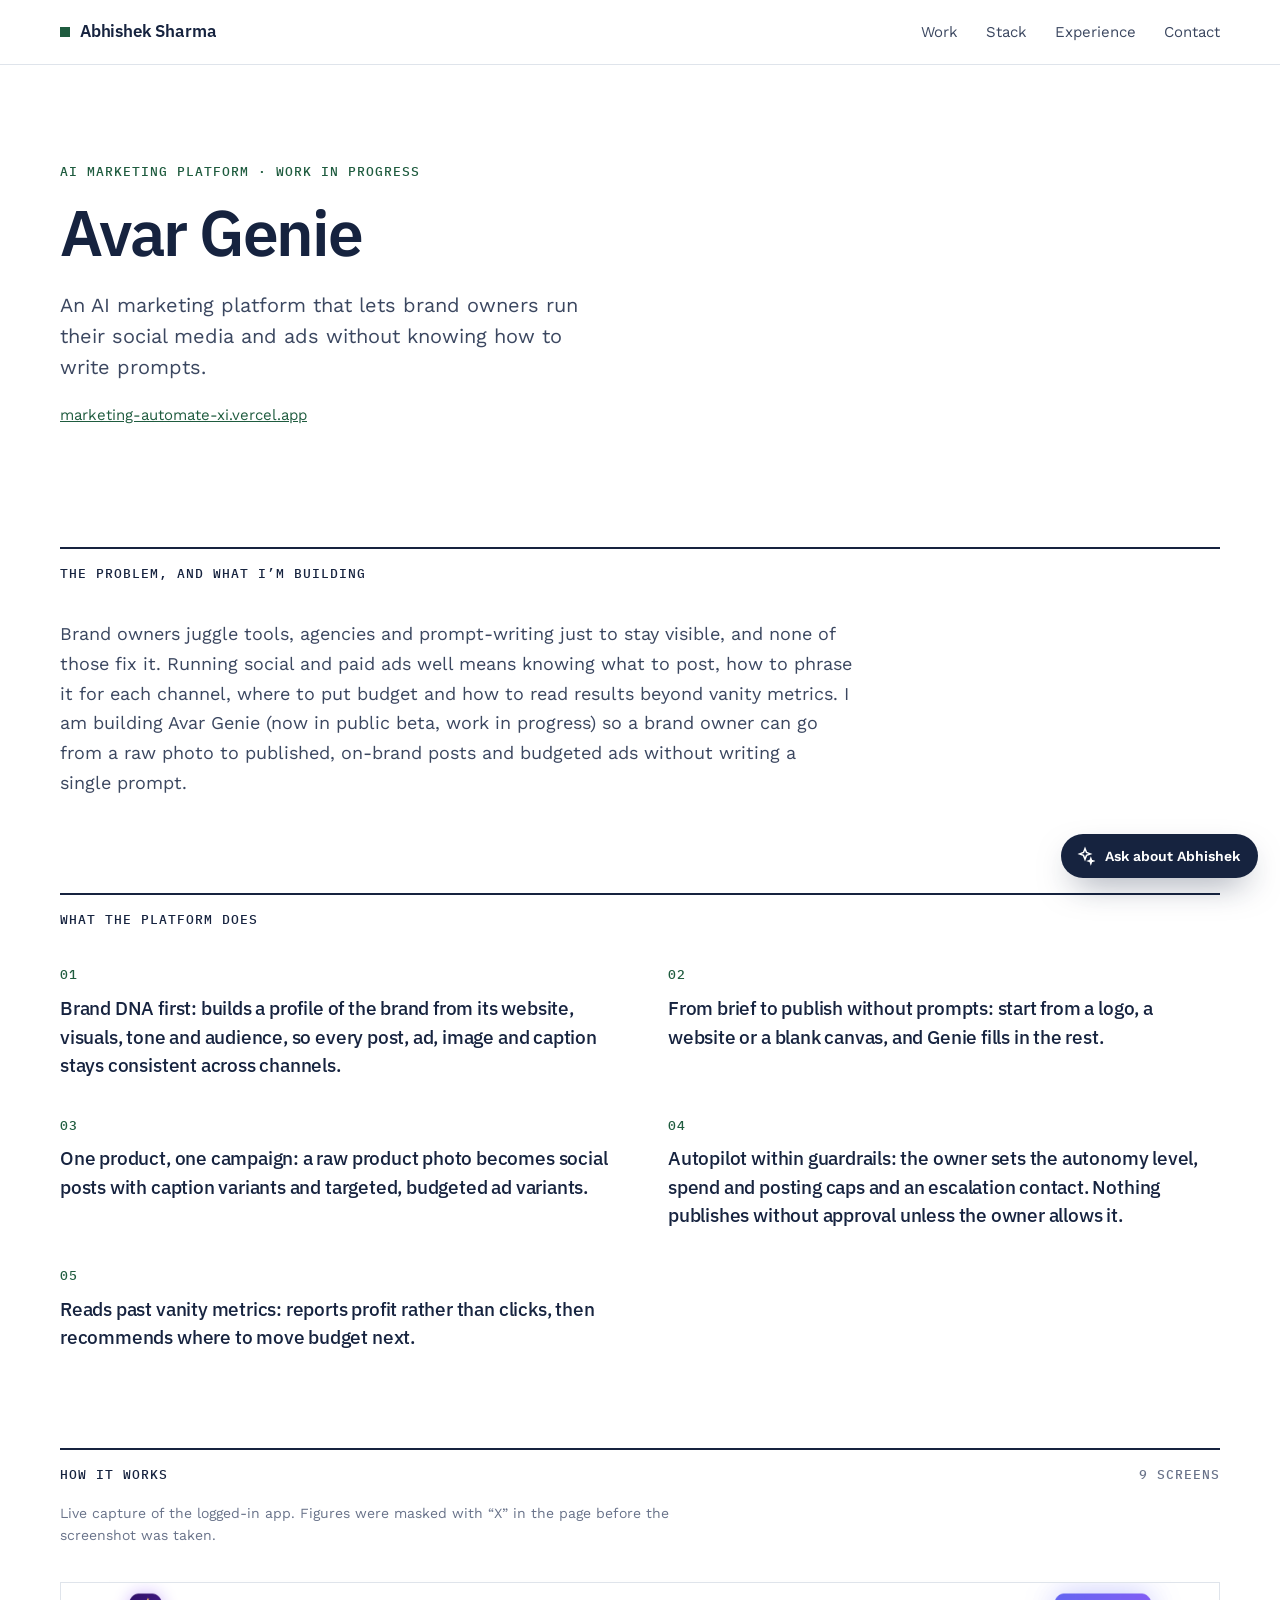
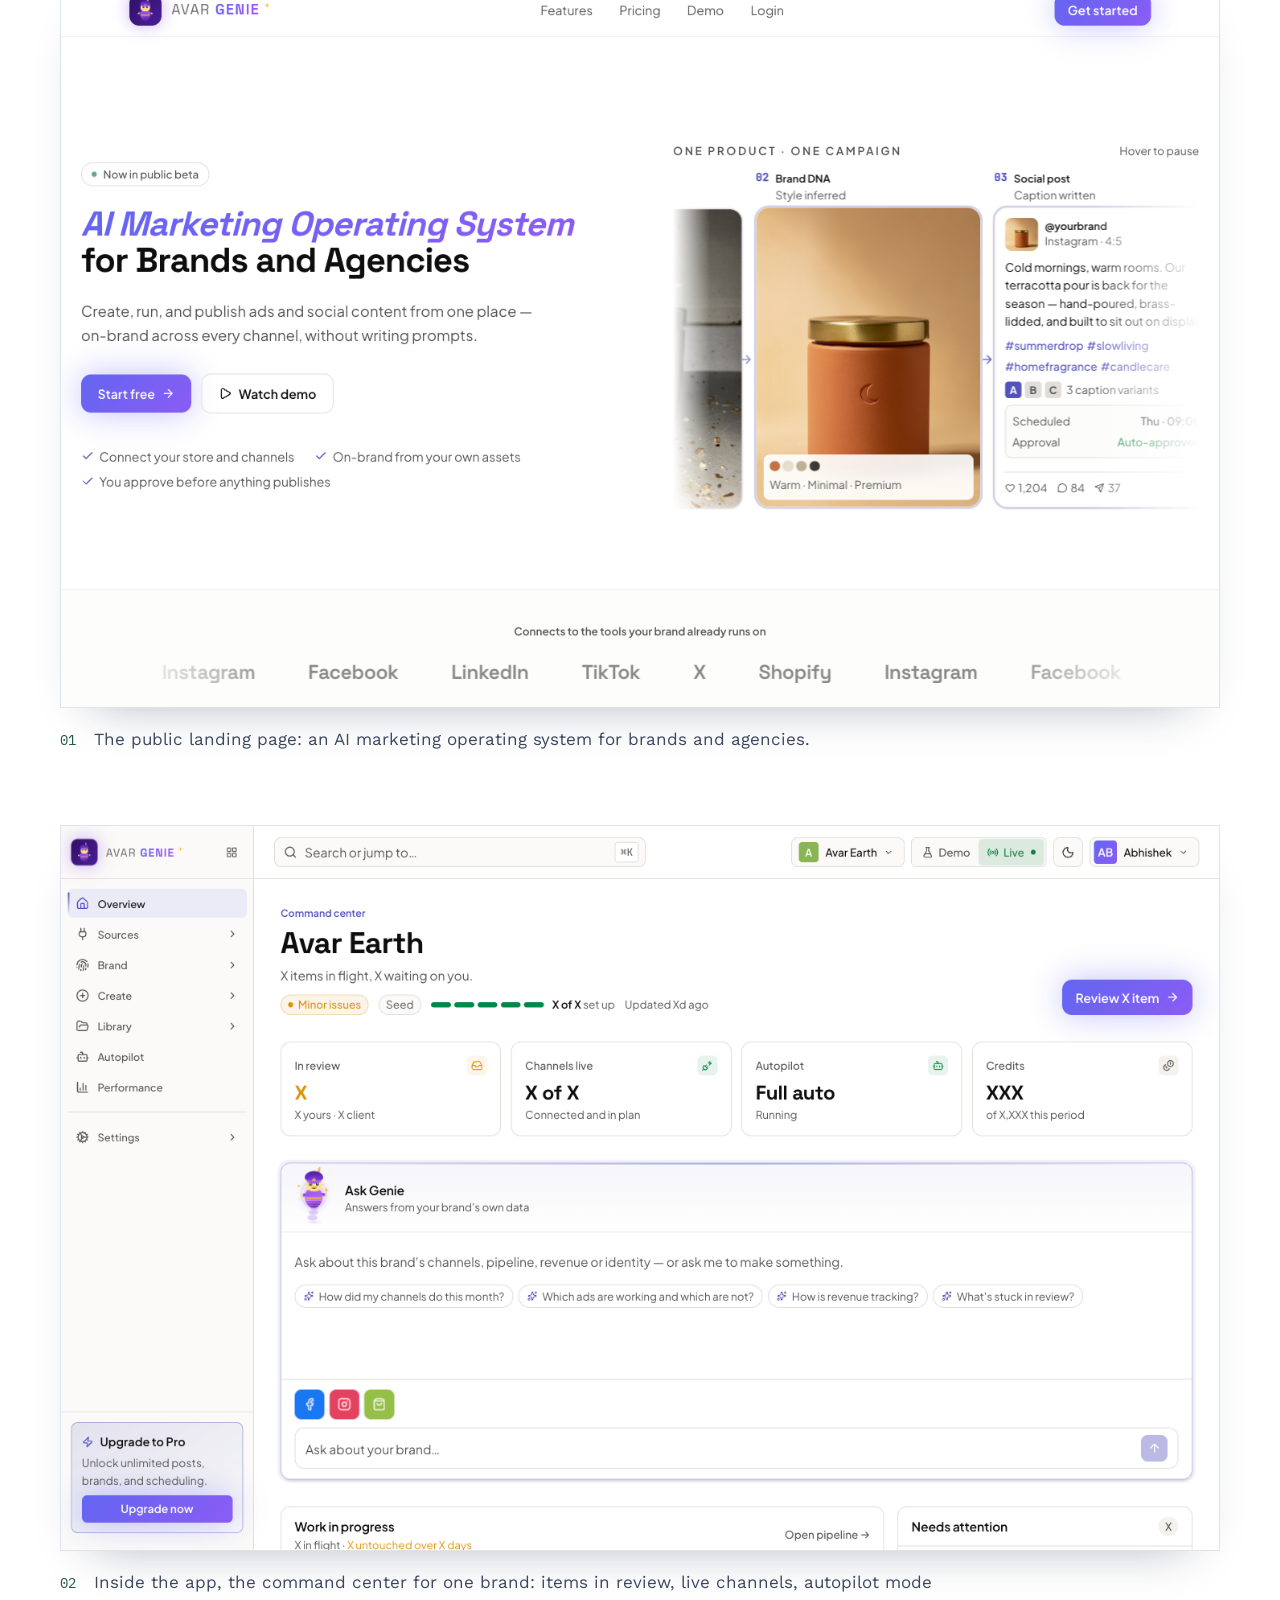
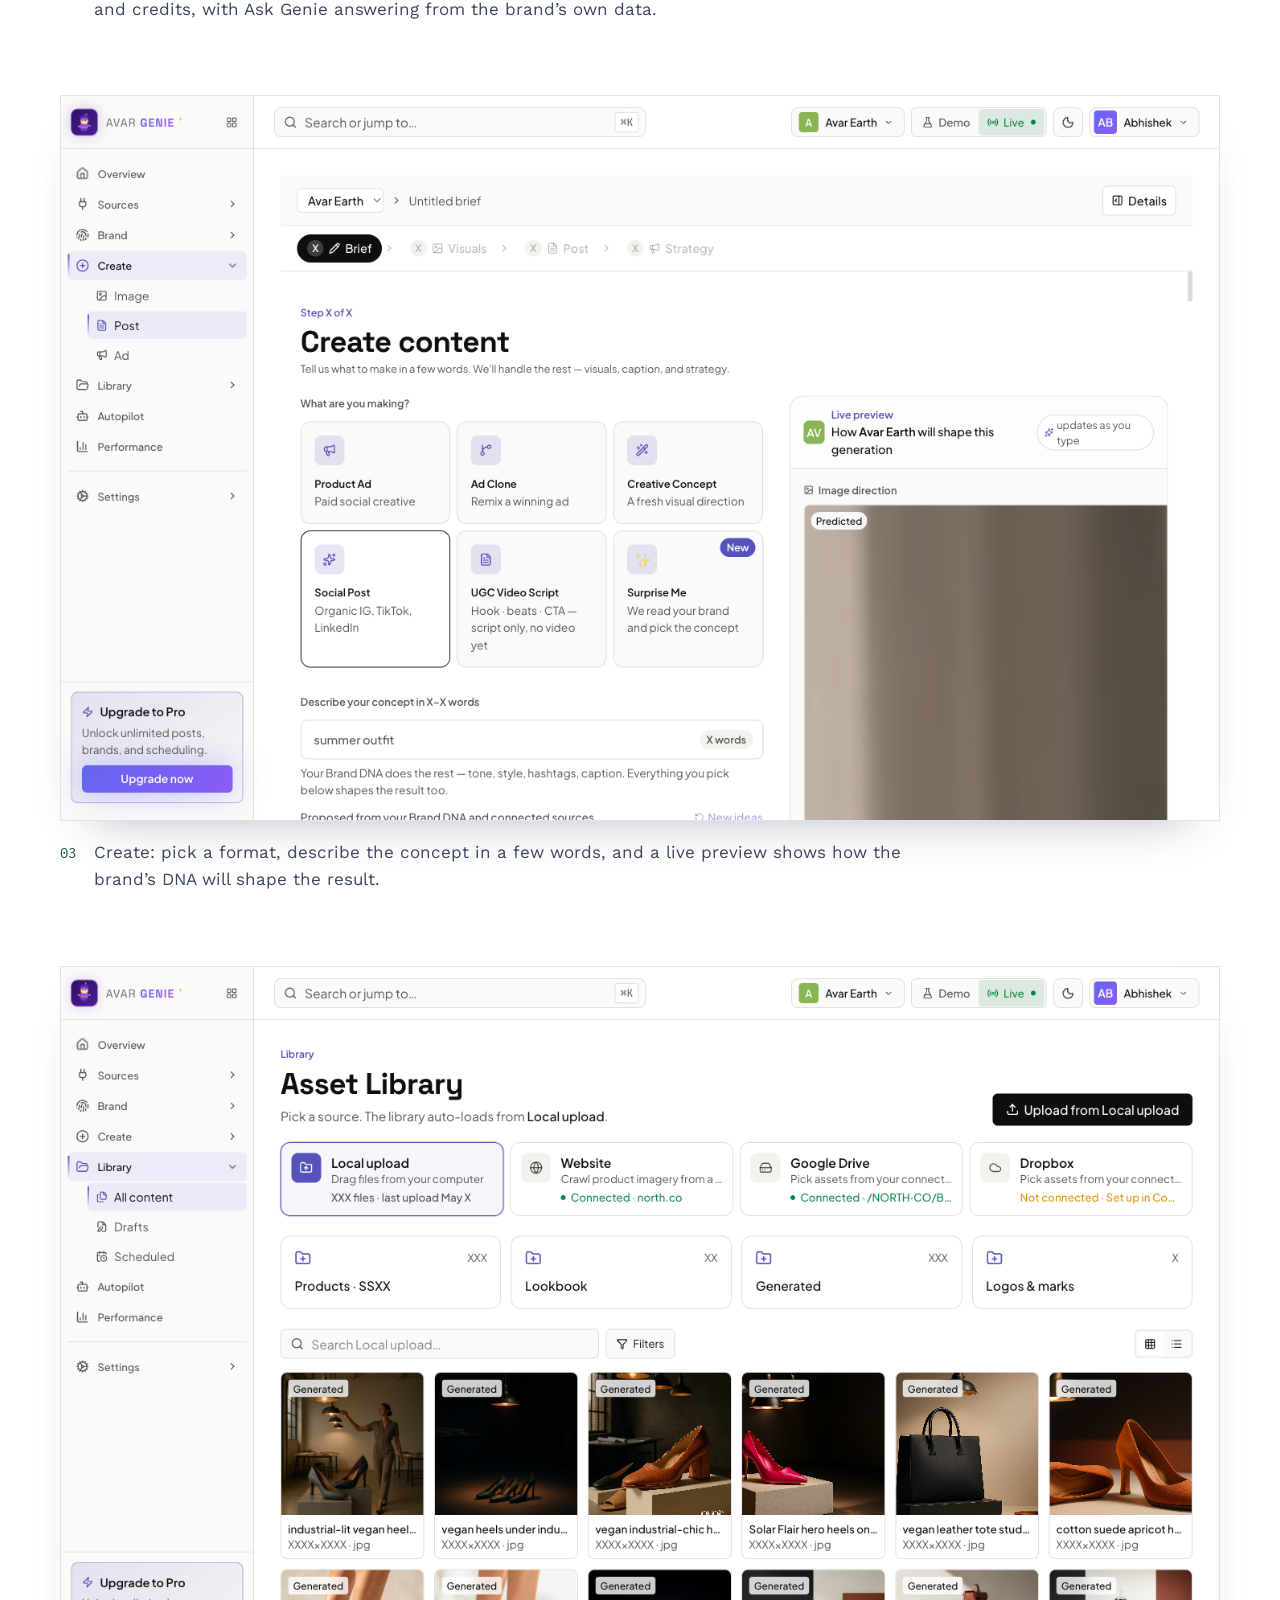
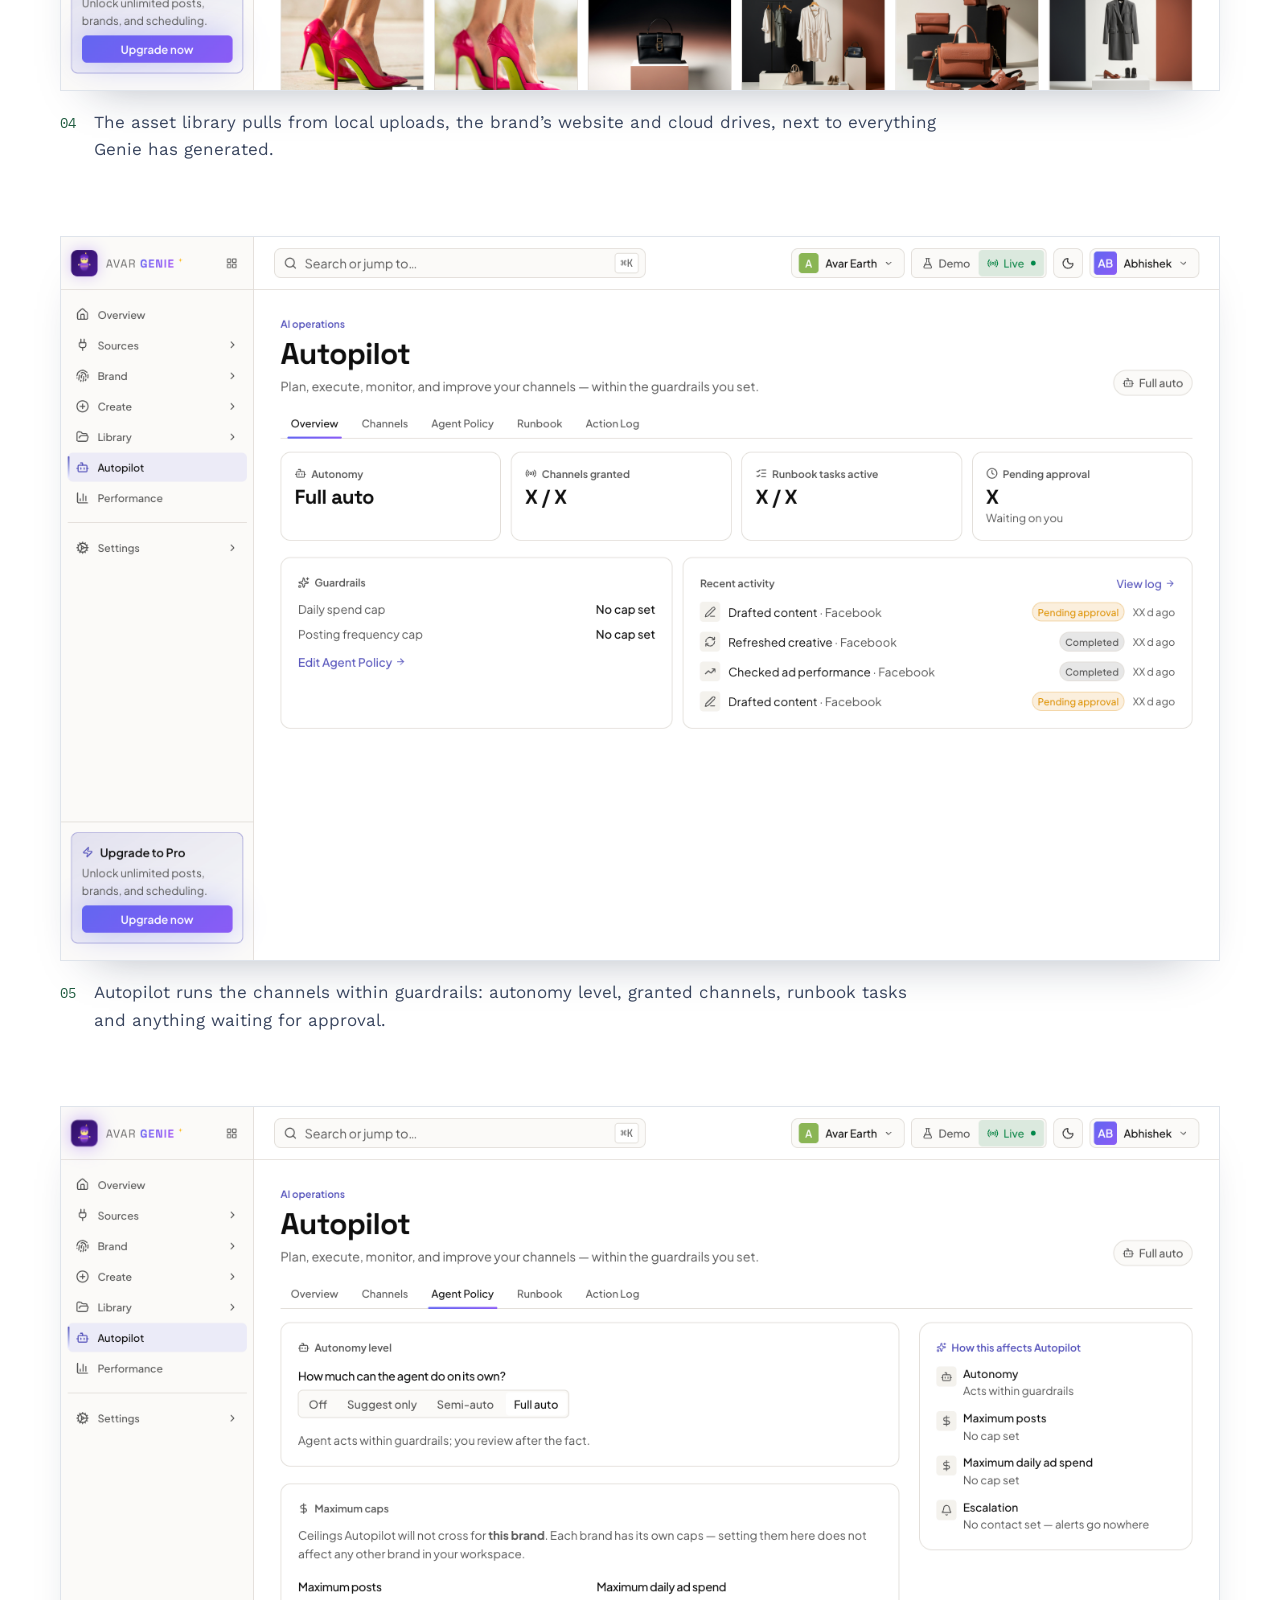
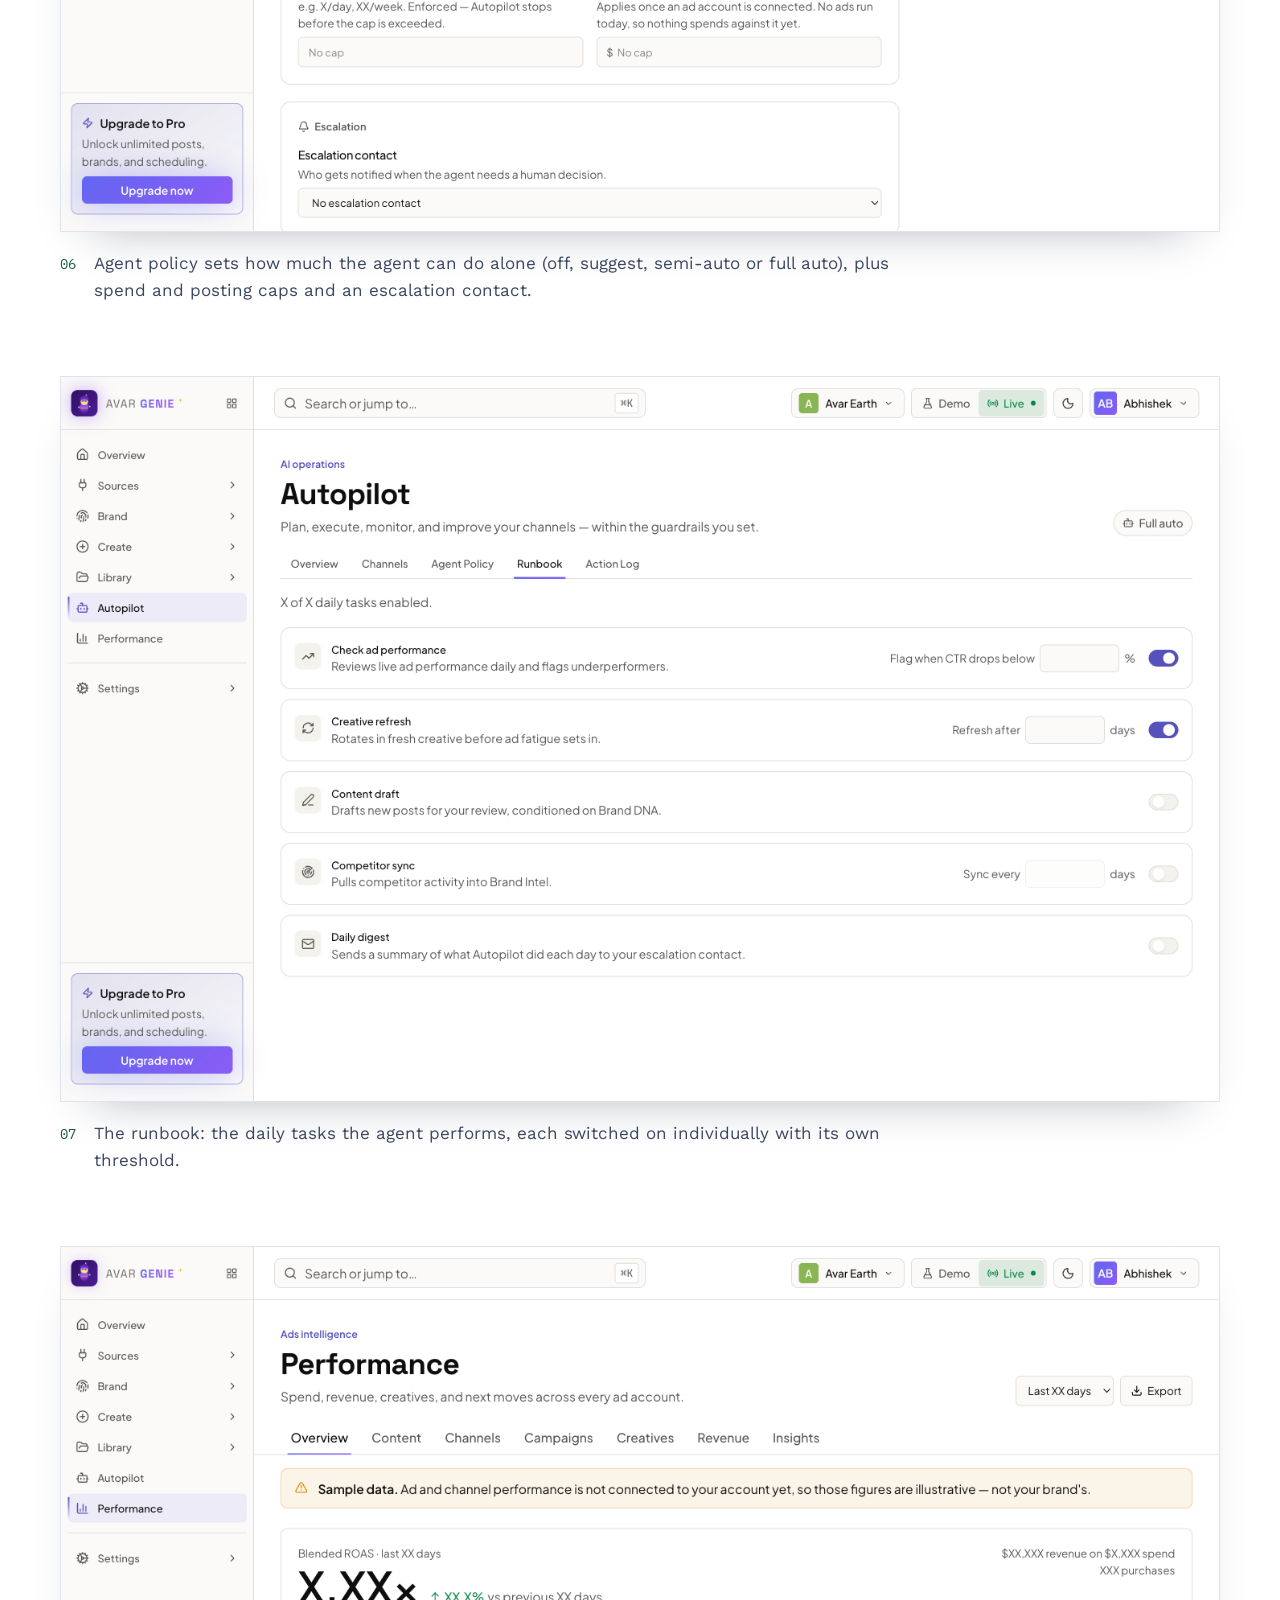
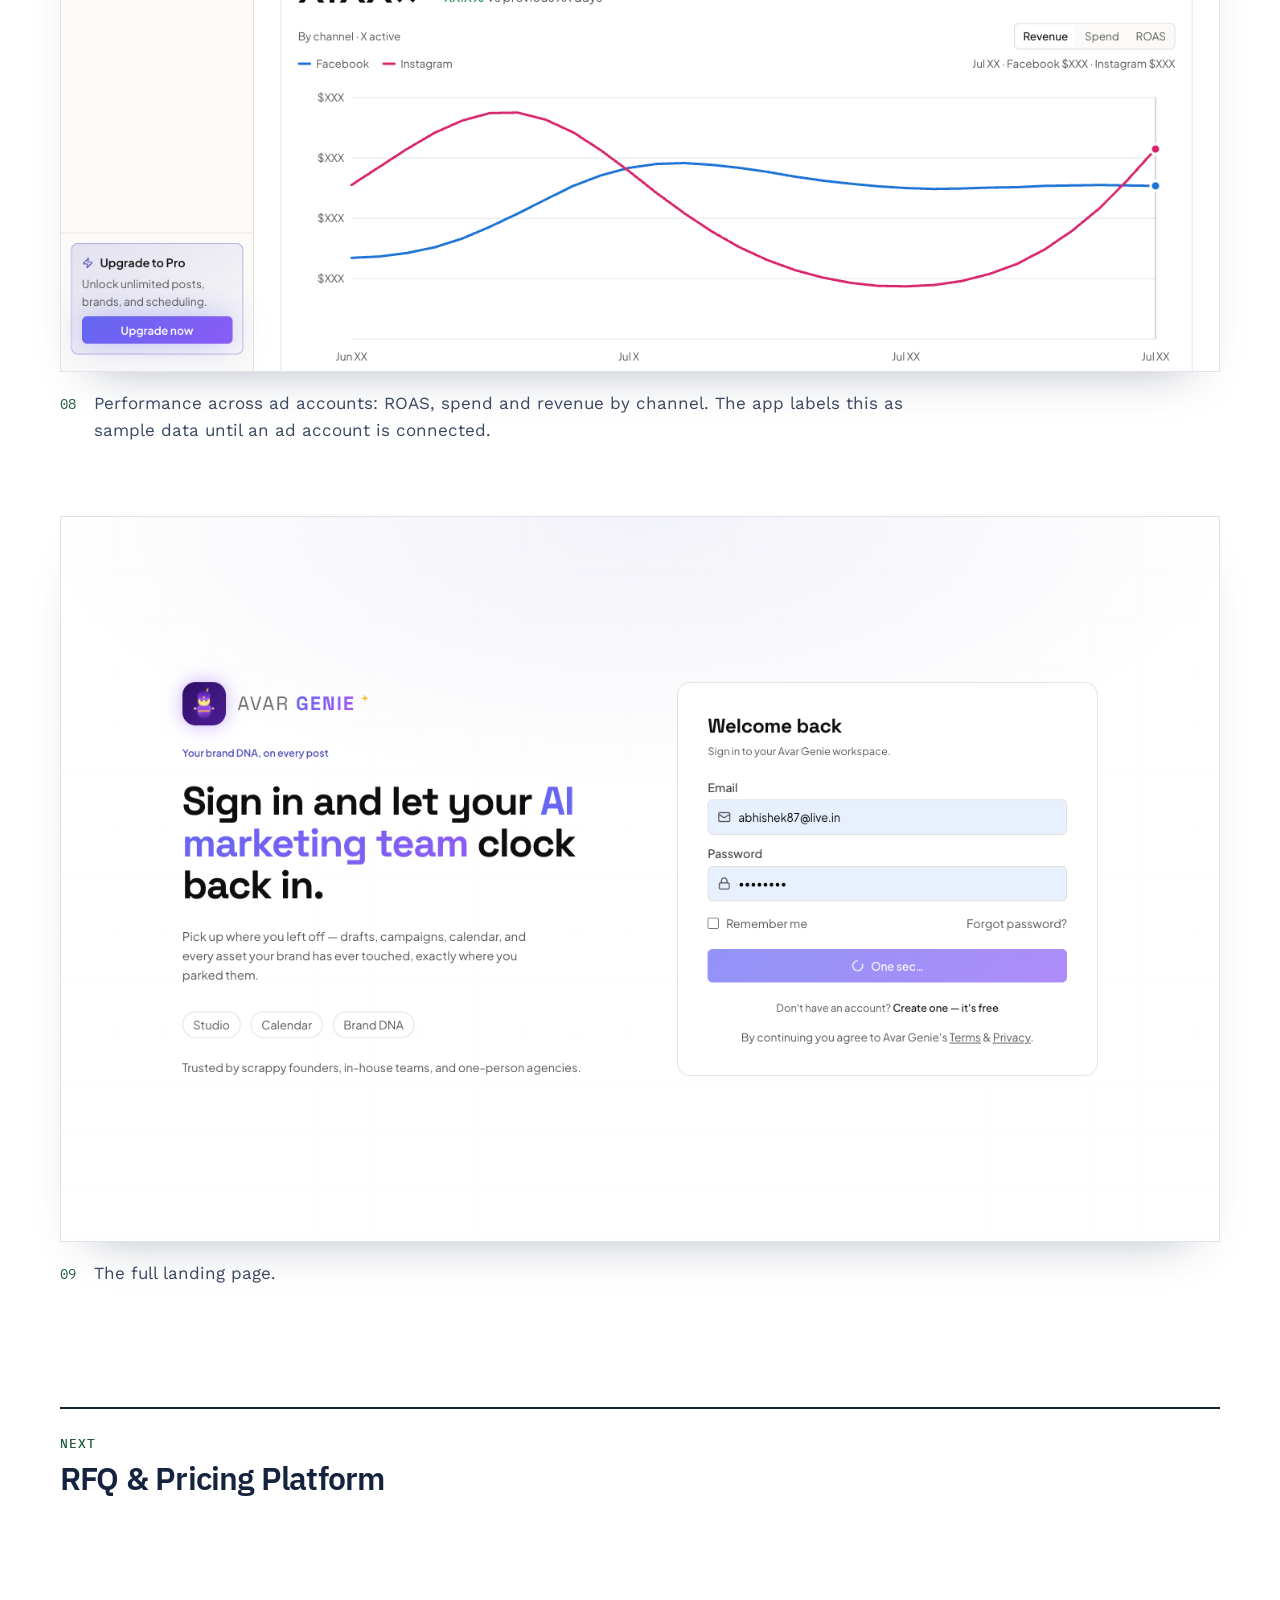
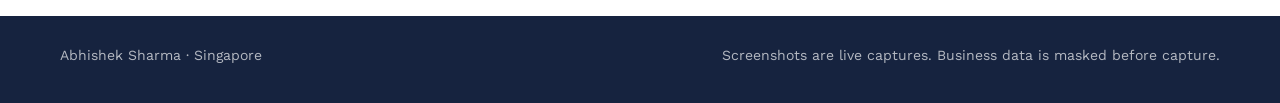
<file: work/avar-genie.html>
<!doctype html>
<html lang="en">
<head>
<meta charset="utf-8">
<meta name="viewport" content="width=device-width, initial-scale=1">
<title>Avar Genie | Abhishek Sharma</title>
<meta name="description" content="Abhishek Sharma, Senior AI Solutions Architect / Forward Deployed Engineer. Platforms architected and shipped.">
<link rel="preconnect" href="https://fonts.googleapis.com">
<link rel="preconnect" href="https://fonts.gstatic.com" crossorigin>
<link href="https://fonts.googleapis.com/css2?family=IBM+Plex+Sans:wght@500;600&family=IBM+Plex+Mono:wght@500&family=Work+Sans:wght@400;500;600&display=swap" rel="stylesheet">
<link rel="stylesheet" href="../style.css">
<script src="../assistant.js" defer></script>
</head>
<body>
<div class="site-head-bar"><header class="site-head wrap">
  <a class="mark" href="../index.html">Abhishek Sharma</a>
  <nav><a href="../index.html#work">Work</a><a href="../index.html#stack">Stack</a><a href="../index.html#experience">Experience</a><a href="../index.html#contact">Contact</a></nav>
</header></div>

<main>
<section class="wrap cs-hero">
  <p class="kicker">AI marketing platform · work in progress</p>
  <h1>Avar Genie</h1>
  <p class="lede">An AI marketing platform that lets brand owners run their social media and ads without knowing how to write prompts.</p>
  <p class="visit"><a href="https://marketing-automate-xi.vercel.app" rel="noopener">marketing-automate-xi.vercel.app</a></p>
  
</section>

<section class="wrap pair">
  <div class="section-label"><span>The problem, and what I’m building</span></div>
  <p class="role">Brand owners juggle tools, agencies and prompt-writing just to stay visible, and none of those fix it. Running social and paid ads well means knowing what to post, how to phrase it for each channel, where to put budget and how to read results beyond vanity metrics. I am building Avar Genie (now in public beta, work in progress) so a brand owner can go from a raw photo to published, on-brand posts and budgeted ads without writing a single prompt.</p>
</section>
<section class="wrap design">
  <div class="section-label"><span>What the platform does</span></div>
  <ol class="reasons"><li>Brand DNA first: builds a profile of the brand from its website, visuals, tone and audience, so every post, ad, image and caption stays consistent across channels.</li><li>From brief to publish without prompts: start from a logo, a website or a blank canvas, and Genie fills in the rest.</li><li>One product, one campaign: a raw product photo becomes social posts with caption variants and targeted, budgeted ad variants.</li><li>Autopilot within guardrails: the owner sets the autonomy level, spend and posting caps and an escalation contact. Nothing publishes without approval unless the owner allows it.</li><li>Reads past vanity metrics: reports profit rather than clicks, then recommends where to move budget next.</li></ol>
</section>

<section class="wrap flow">
  <div class="section-label"><span>How it works</span><span class="count">9 screens</span></div>
  <p class="mask-note">Live capture of the logged-in app. Figures were masked with “X” in the page before the screenshot was taken.</p>
  <ol class="shots">
    <li>
      <figure>
        <a href="../img/avar-genie/01-landing-hero.png" class="shot"><img src="../img/avar-genie/01-landing-hero.png" alt="The public landing page: an AI marketing operating system for brands and agencies." loading="eager"></a>
        <figcaption><span class="step">01</span>The public landing page: an AI marketing operating system for brands and agencies.</figcaption>
      </figure>
    </li>
    <li>
      <figure>
        <a href="../img/avar-genie/03-app-overview.png" class="shot"><img src="../img/avar-genie/03-app-overview.png" alt="Inside the app, the command center for one brand: items in review, live channels, autopilot mode and credits, with Ask Genie answering from the brand’s own data." loading="lazy"></a>
        <figcaption><span class="step">02</span>Inside the app, the command center for one brand: items in review, live channels, autopilot mode and credits, with Ask Genie answering from the brand’s own data.</figcaption>
      </figure>
    </li>
    <li>
      <figure>
        <a href="../img/avar-genie/09-create-studio.png" class="shot"><img src="../img/avar-genie/09-create-studio.png" alt="Create: pick a format, describe the concept in a few words, and a live preview shows how the brand’s DNA will shape the result." loading="lazy"></a>
        <figcaption><span class="step">03</span>Create: pick a format, describe the concept in a few words, and a live preview shows how the brand’s DNA will shape the result.</figcaption>
      </figure>
    </li>
    <li>
      <figure>
        <a href="../img/avar-genie/10-library.png" class="shot"><img src="../img/avar-genie/10-library.png" alt="The asset library pulls from local uploads, the brand’s website and cloud drives, next to everything Genie has generated." loading="lazy"></a>
        <figcaption><span class="step">04</span>The asset library pulls from local uploads, the brand’s website and cloud drives, next to everything Genie has generated.</figcaption>
      </figure>
    </li>
    <li>
      <figure>
        <a href="../img/avar-genie/04-autopilot-overview.png" class="shot"><img src="../img/avar-genie/04-autopilot-overview.png" alt="Autopilot runs the channels within guardrails: autonomy level, granted channels, runbook tasks and anything waiting for approval." loading="lazy"></a>
        <figcaption><span class="step">05</span>Autopilot runs the channels within guardrails: autonomy level, granted channels, runbook tasks and anything waiting for approval.</figcaption>
      </figure>
    </li>
    <li>
      <figure>
        <a href="../img/avar-genie/05-autopilot-agent-policy.png" class="shot"><img src="../img/avar-genie/05-autopilot-agent-policy.png" alt="Agent policy sets how much the agent can do alone (off, suggest, semi-auto or full auto), plus spend and posting caps and an escalation contact." loading="lazy"></a>
        <figcaption><span class="step">06</span>Agent policy sets how much the agent can do alone (off, suggest, semi-auto or full auto), plus spend and posting caps and an escalation contact.</figcaption>
      </figure>
    </li>
    <li>
      <figure>
        <a href="../img/avar-genie/06-autopilot-runbook.png" class="shot"><img src="../img/avar-genie/06-autopilot-runbook.png" alt="The runbook: the daily tasks the agent performs, each switched on individually with its own threshold." loading="lazy"></a>
        <figcaption><span class="step">07</span>The runbook: the daily tasks the agent performs, each switched on individually with its own threshold.</figcaption>
      </figure>
    </li>
    <li>
      <figure>
        <a href="../img/avar-genie/08-performance.png" class="shot"><img src="../img/avar-genie/08-performance.png" alt="Performance across ad accounts: ROAS, spend and revenue by channel. The app labels this as sample data until an ad account is connected." loading="lazy"></a>
        <figcaption><span class="step">08</span>Performance across ad accounts: ROAS, spend and revenue by channel. The app labels this as sample data until an ad account is connected.</figcaption>
      </figure>
    </li>
    <li>
      <figure>
        <a href="../img/avar-genie/02-landing-full-page.png" class="shot"><img src="../img/avar-genie/02-landing-full-page.png" alt="The full landing page." loading="lazy"></a>
        <figcaption><span class="step">09</span>The full landing page.</figcaption>
      </figure>
    </li>
  </ol>
</section>
<nav class="wrap next"><a href="rfq-platform.html"><span>Next</span>RFQ &amp; Pricing Platform</a></nav>
</main>
<div class="site-foot-bar"><footer class="site-foot wrap"><span>Abhishek Sharma · Singapore</span><span>Screenshots are live captures. Business data is masked before capture.</span></footer></div>
</body>
</html>
</file>
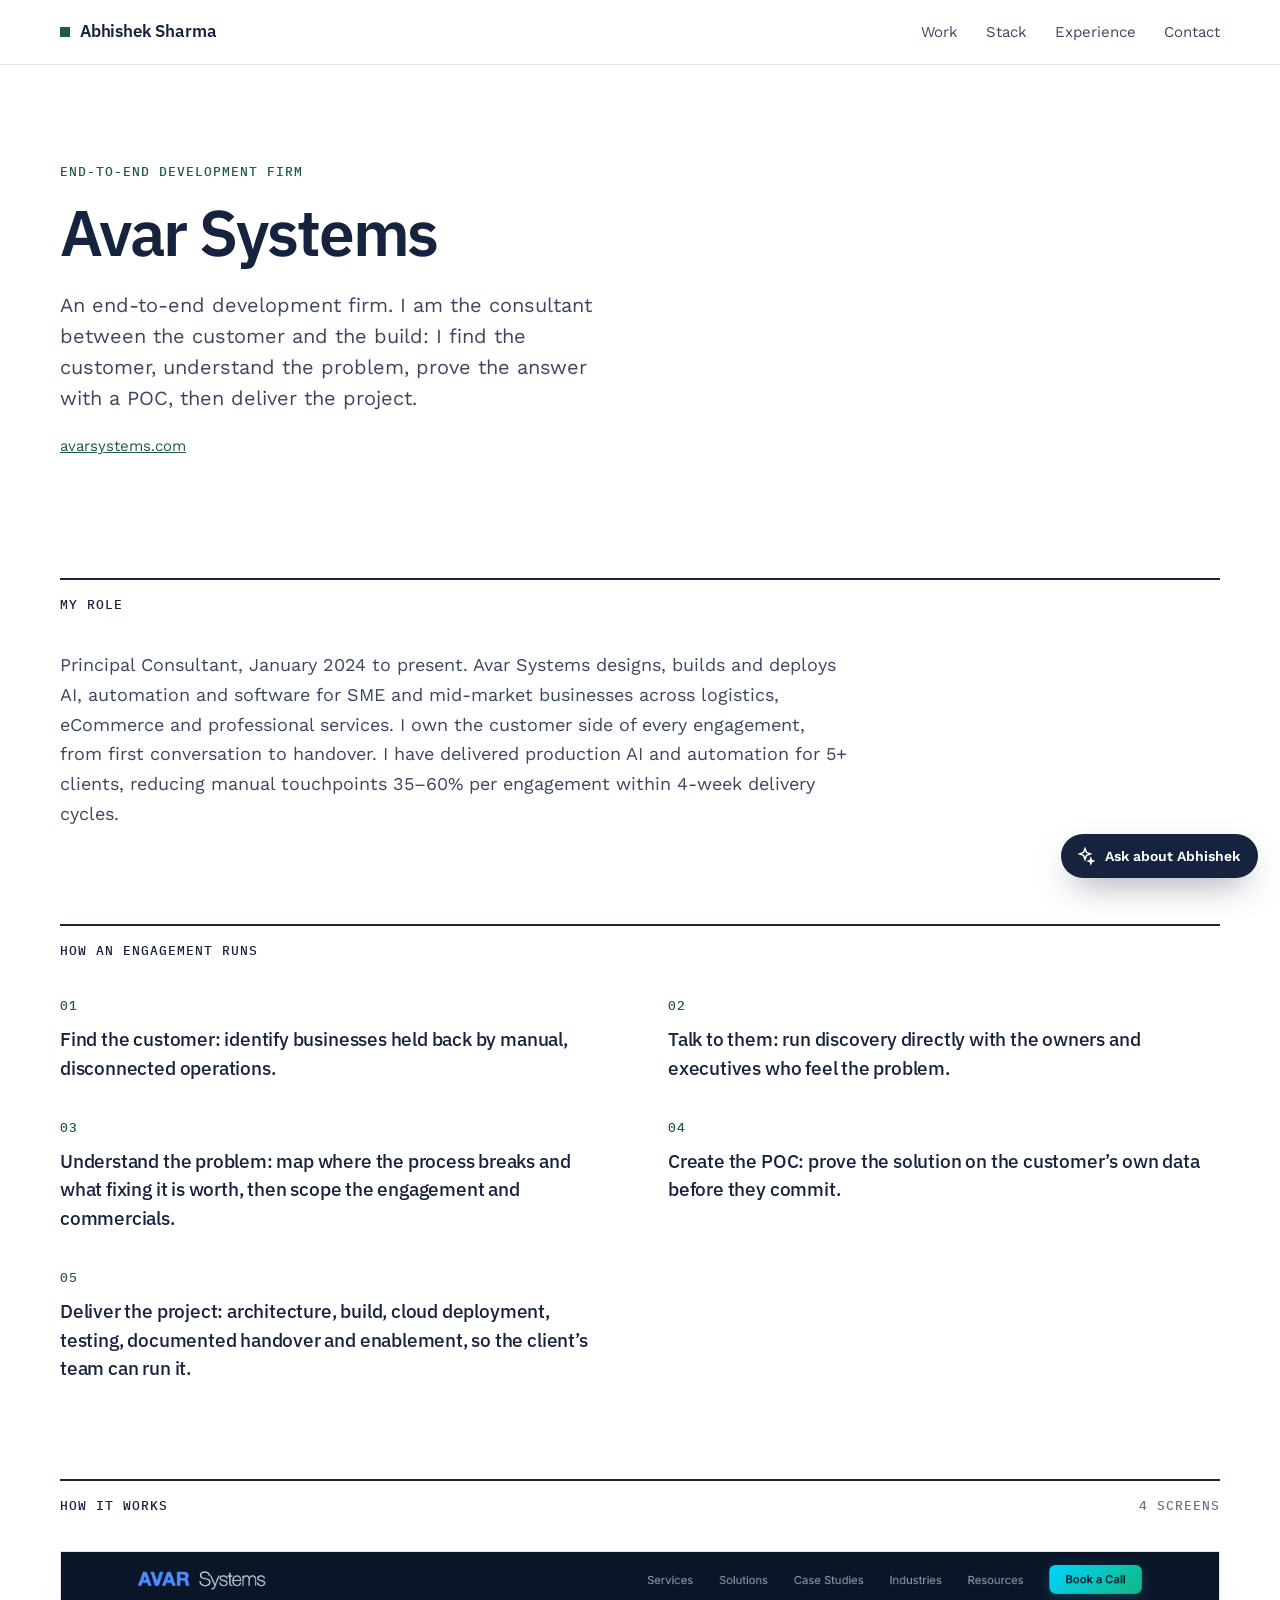
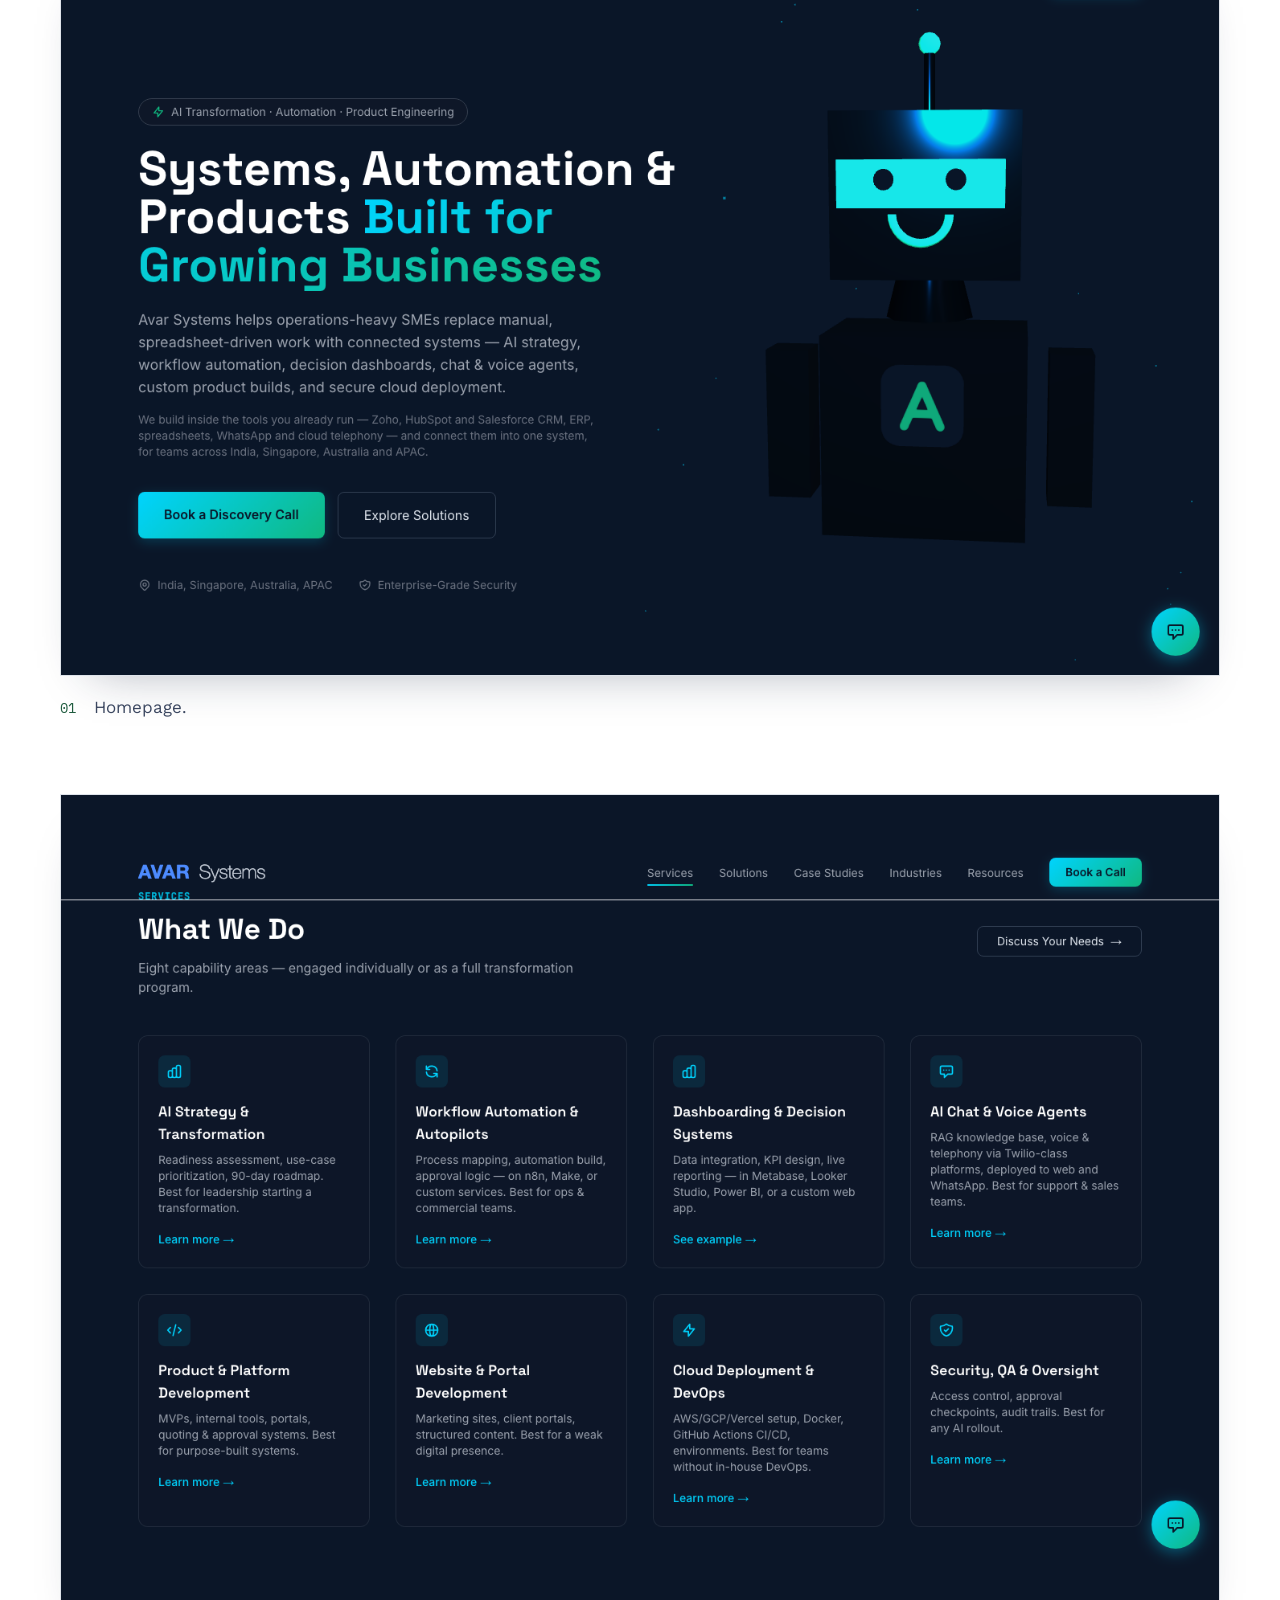
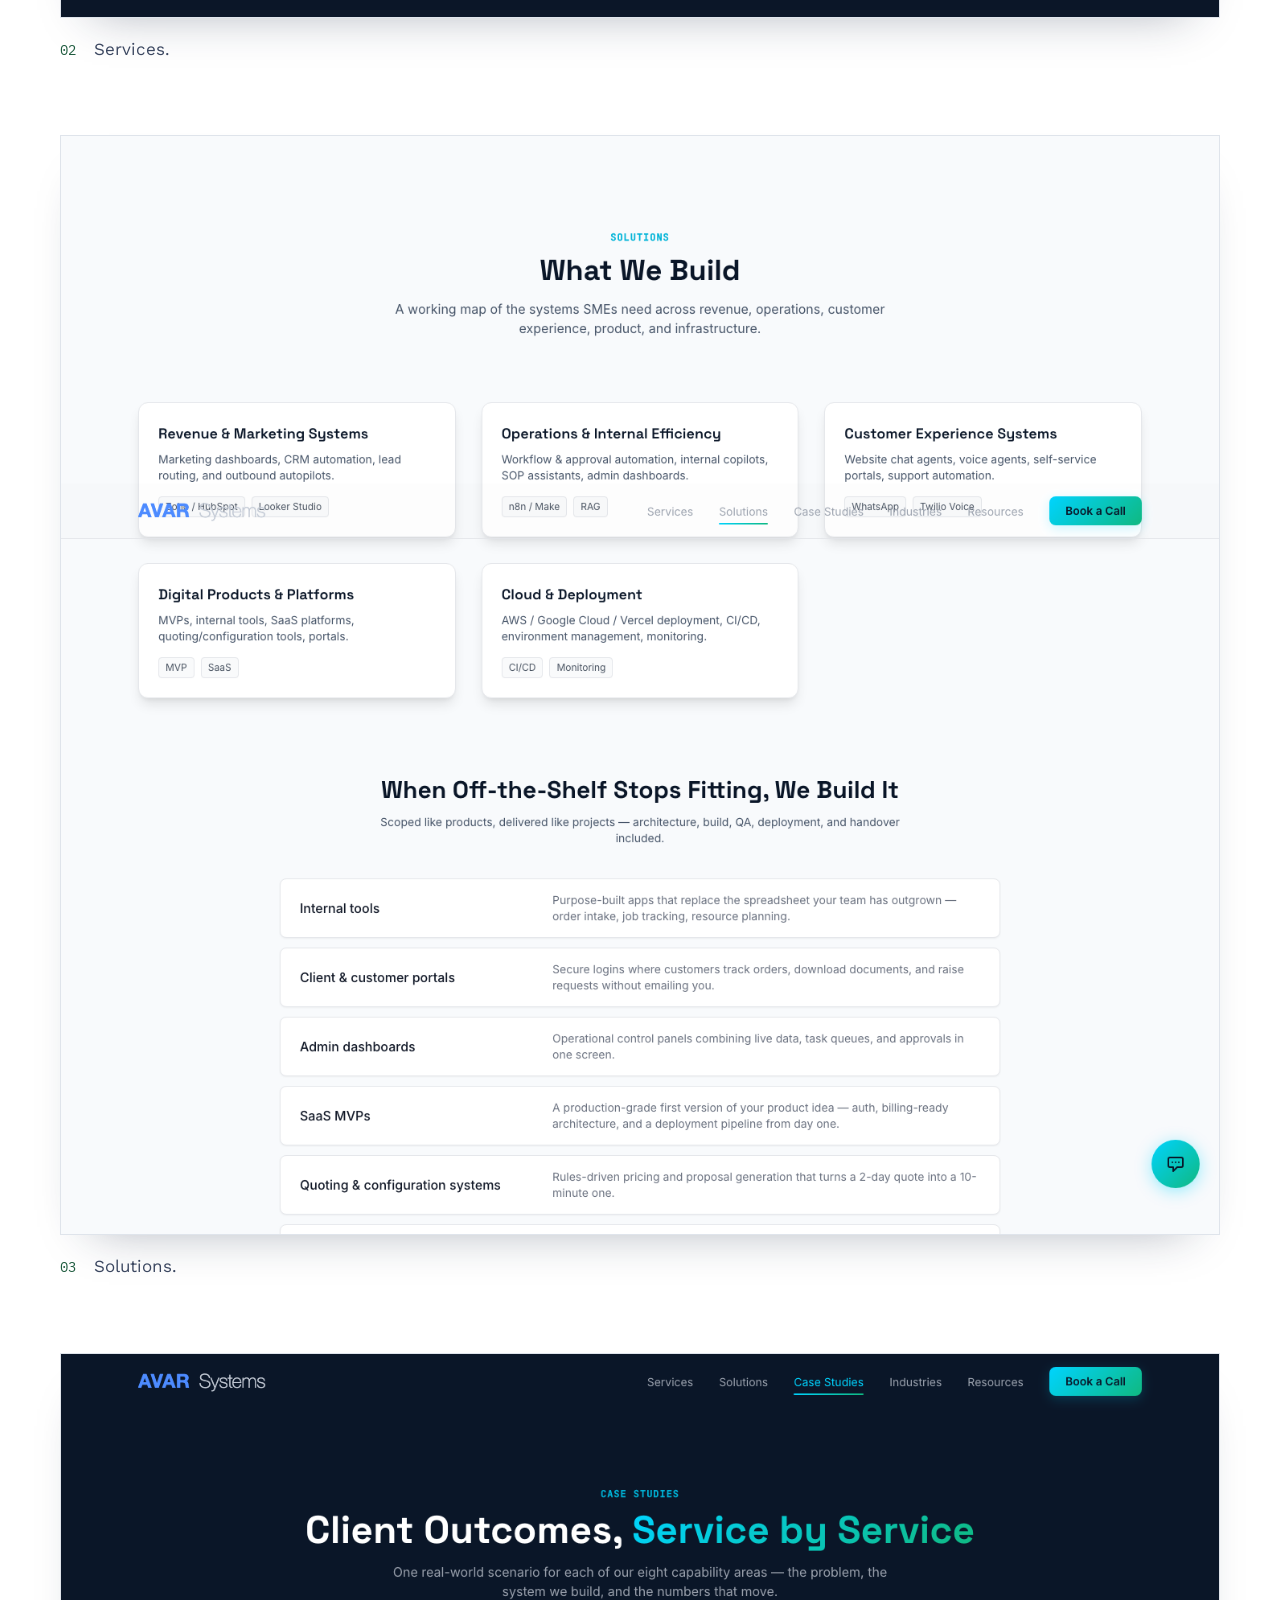
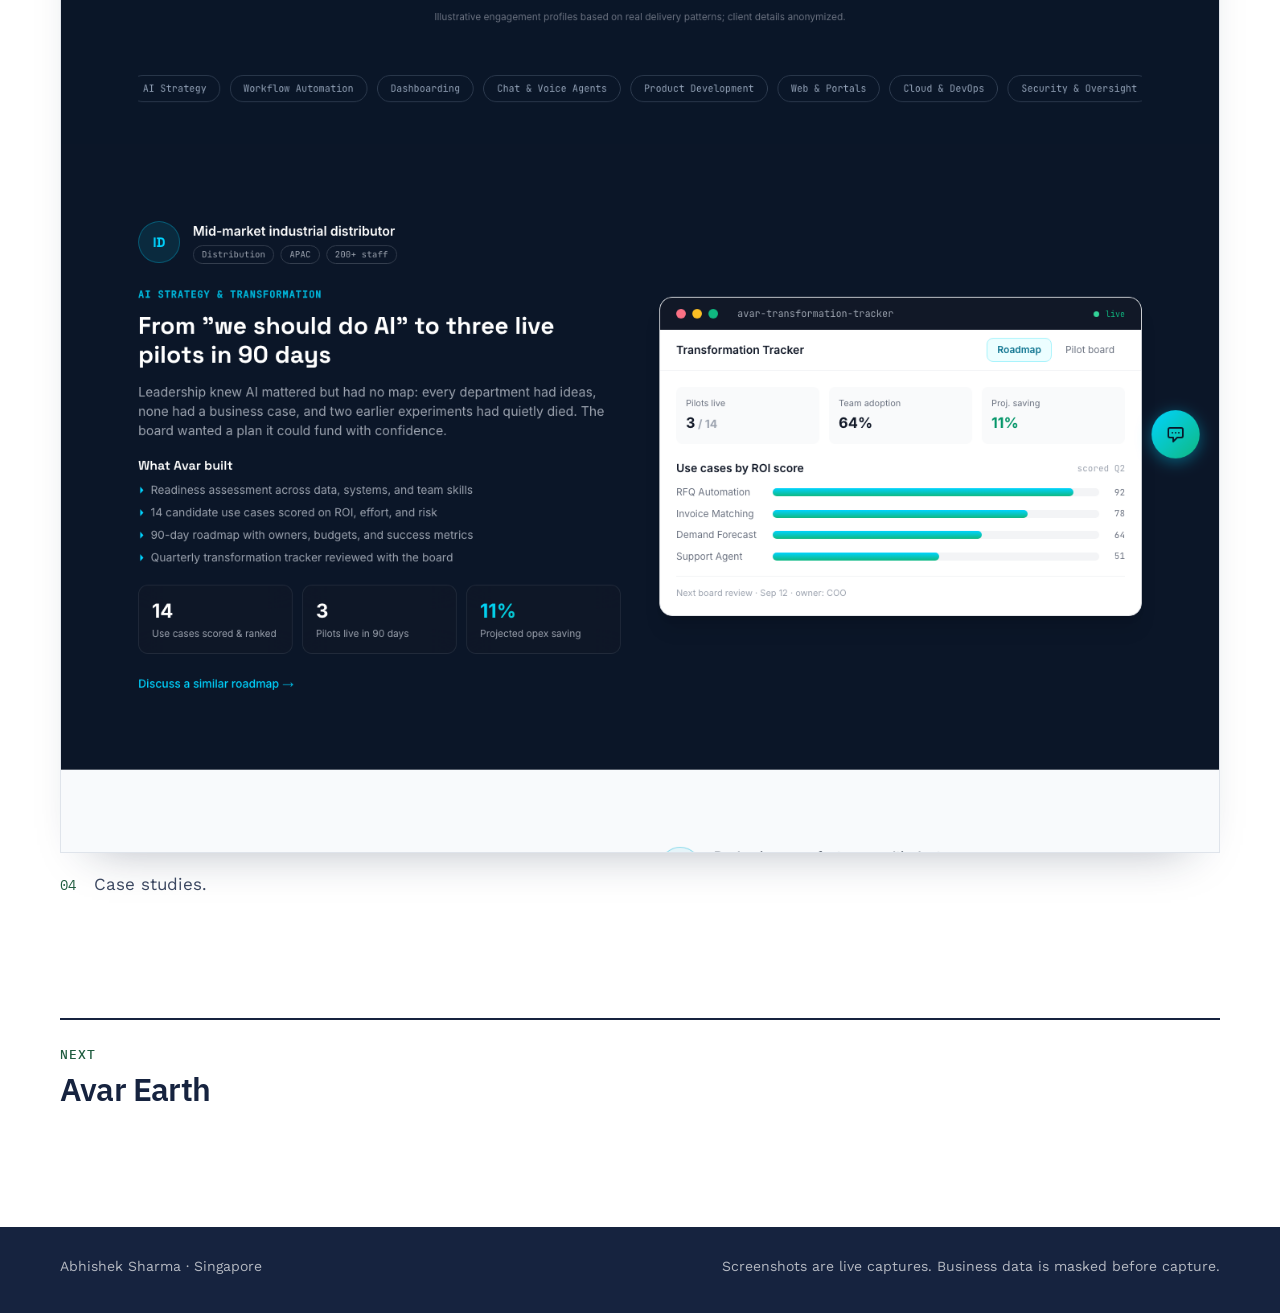
<file: work/avar-systems.html>
<!doctype html>
<html lang="en">
<head>
<meta charset="utf-8">
<meta name="viewport" content="width=device-width, initial-scale=1">
<title>Avar Systems | Abhishek Sharma</title>
<meta name="description" content="Abhishek Sharma, Senior AI Solutions Architect / Forward Deployed Engineer. Platforms architected and shipped.">
<link rel="preconnect" href="https://fonts.googleapis.com">
<link rel="preconnect" href="https://fonts.gstatic.com" crossorigin>
<link href="https://fonts.googleapis.com/css2?family=IBM+Plex+Sans:wght@500;600&family=IBM+Plex+Mono:wght@500&family=Work+Sans:wght@400;500;600&display=swap" rel="stylesheet">
<link rel="stylesheet" href="../style.css">
<script src="../assistant.js" defer></script>
</head>
<body>
<div class="site-head-bar"><header class="site-head wrap">
  <a class="mark" href="../index.html">Abhishek Sharma</a>
  <nav><a href="../index.html#work">Work</a><a href="../index.html#stack">Stack</a><a href="../index.html#experience">Experience</a><a href="../index.html#contact">Contact</a></nav>
</header></div>

<main>
<section class="wrap cs-hero">
  <p class="kicker">End-to-end development firm</p>
  <h1>Avar Systems</h1>
  <p class="lede">An end-to-end development firm. I am the consultant between the customer and the build: I find the customer, understand the problem, prove the answer with a POC, then deliver the project.</p>
  <p class="visit"><a href="https://avarsystems.com" rel="noopener">avarsystems.com</a></p>
  
</section>

<section class="wrap pair">
  <div class="section-label"><span>My role</span></div>
  <p class="role">Principal Consultant, January 2024 to present. Avar Systems designs, builds and deploys AI, automation and software for SME and mid-market businesses across logistics, eCommerce and professional services. I own the customer side of every engagement, from first conversation to handover. I have delivered production AI and automation for 5+ clients, reducing manual touchpoints 35–60% per engagement within 4-week delivery cycles.</p>
</section>
<section class="wrap design">
  <div class="section-label"><span>How an engagement runs</span></div>
  <ol class="reasons"><li>Find the customer: identify businesses held back by manual, disconnected operations.</li><li>Talk to them: run discovery directly with the owners and executives who feel the problem.</li><li>Understand the problem: map where the process breaks and what fixing it is worth, then scope the engagement and commercials.</li><li>Create the POC: prove the solution on the customer’s own data before they commit.</li><li>Deliver the project: architecture, build, cloud deployment, testing, documented handover and enablement, so the client’s team can run it.</li></ol>
</section>

<section class="wrap flow">
  <div class="section-label"><span>How it works</span><span class="count">4 screens</span></div>
  
  <ol class="shots">
    <li>
      <figure>
        <a href="../img/avar-systems/01-homepage-hero.png" class="shot"><img src="../img/avar-systems/01-homepage-hero.png" alt="Homepage." loading="eager"></a>
        <figcaption><span class="step">01</span>Homepage.</figcaption>
      </figure>
    </li>
    <li>
      <figure>
        <a href="../img/avar-systems/02-services.png" class="shot"><img src="../img/avar-systems/02-services.png" alt="Services." loading="lazy"></a>
        <figcaption><span class="step">02</span>Services.</figcaption>
      </figure>
    </li>
    <li>
      <figure>
        <a href="../img/avar-systems/03-solutions.png" class="shot"><img src="../img/avar-systems/03-solutions.png" alt="Solutions." loading="lazy"></a>
        <figcaption><span class="step">03</span>Solutions.</figcaption>
      </figure>
    </li>
    <li>
      <figure>
        <a href="../img/avar-systems/04-case-studies.png" class="shot"><img src="../img/avar-systems/04-case-studies.png" alt="Case studies." loading="lazy"></a>
        <figcaption><span class="step">04</span>Case studies.</figcaption>
      </figure>
    </li>
  </ol>
</section>
<nav class="wrap next"><a href="avar-earth.html"><span>Next</span>Avar Earth</a></nav>
</main>
<div class="site-foot-bar"><footer class="site-foot wrap"><span>Abhishek Sharma · Singapore</span><span>Screenshots are live captures. Business data is masked before capture.</span></footer></div>
</body>
</html>
</file>
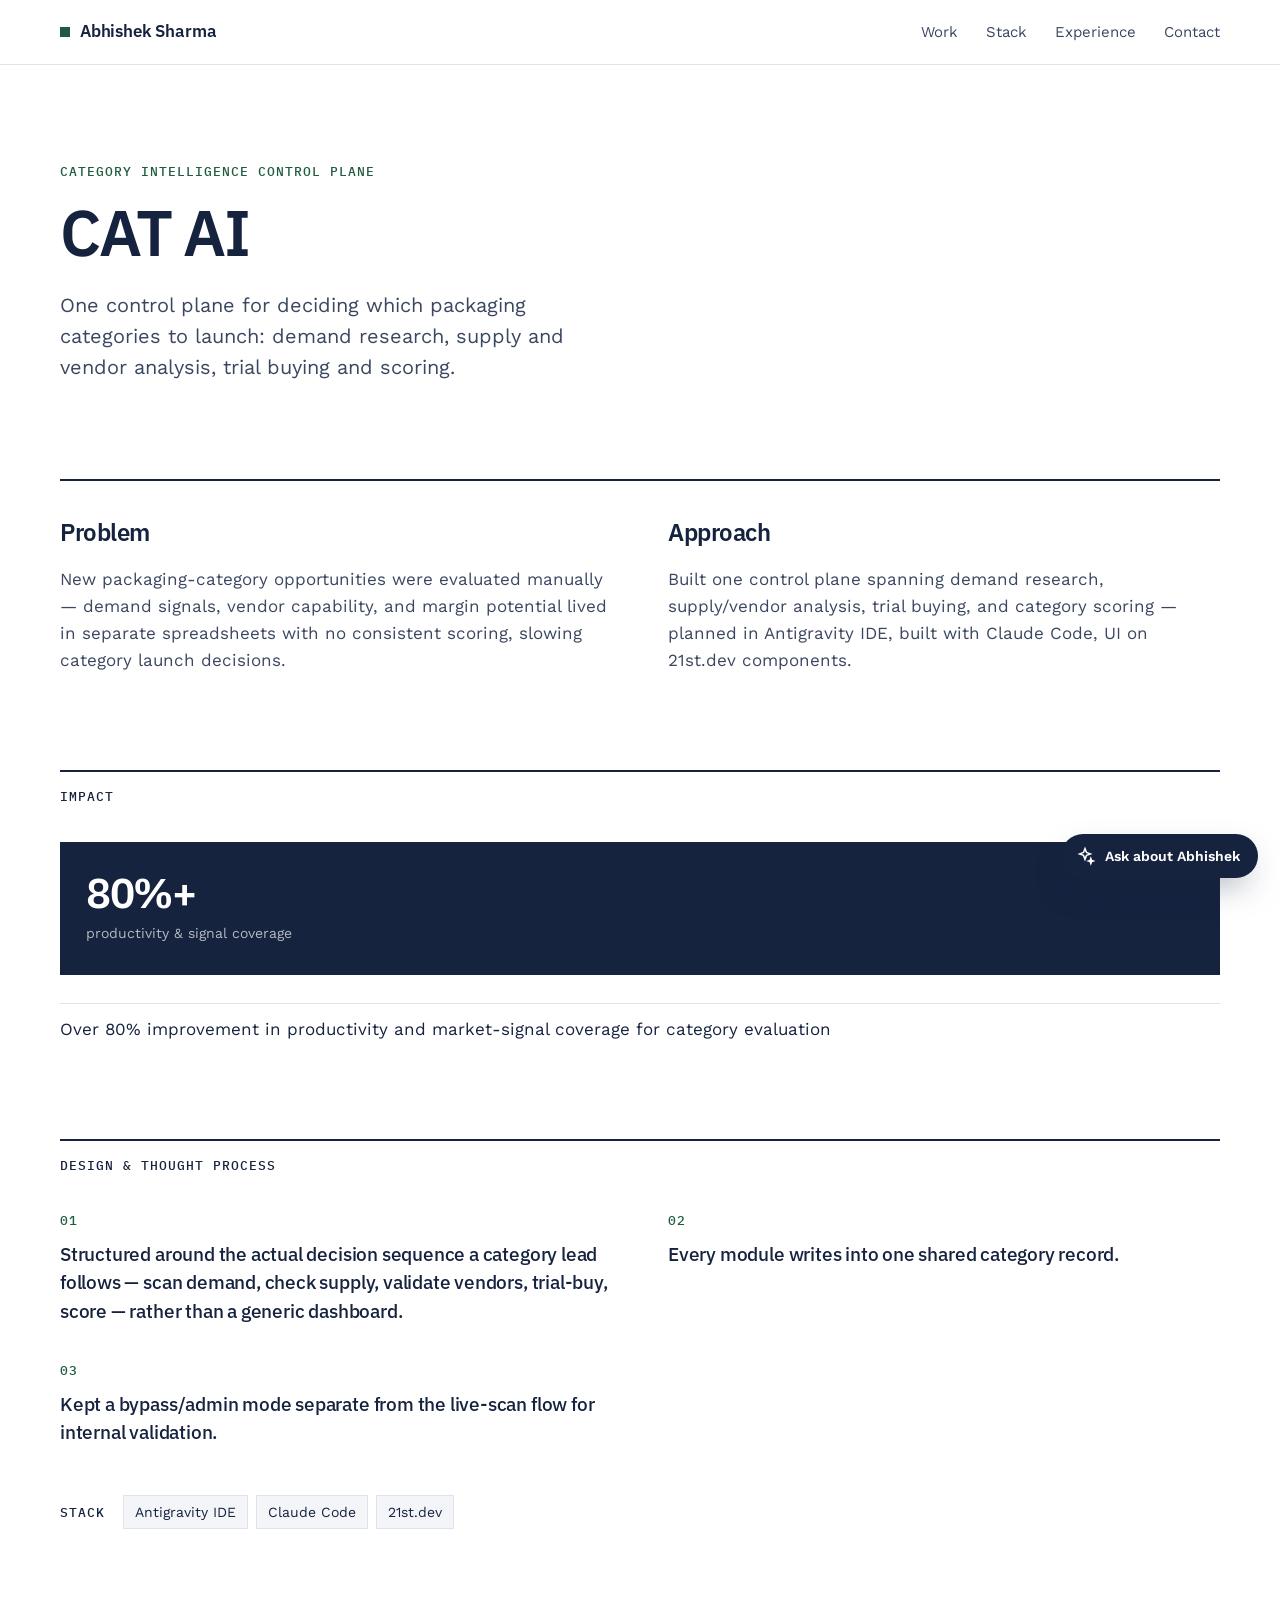
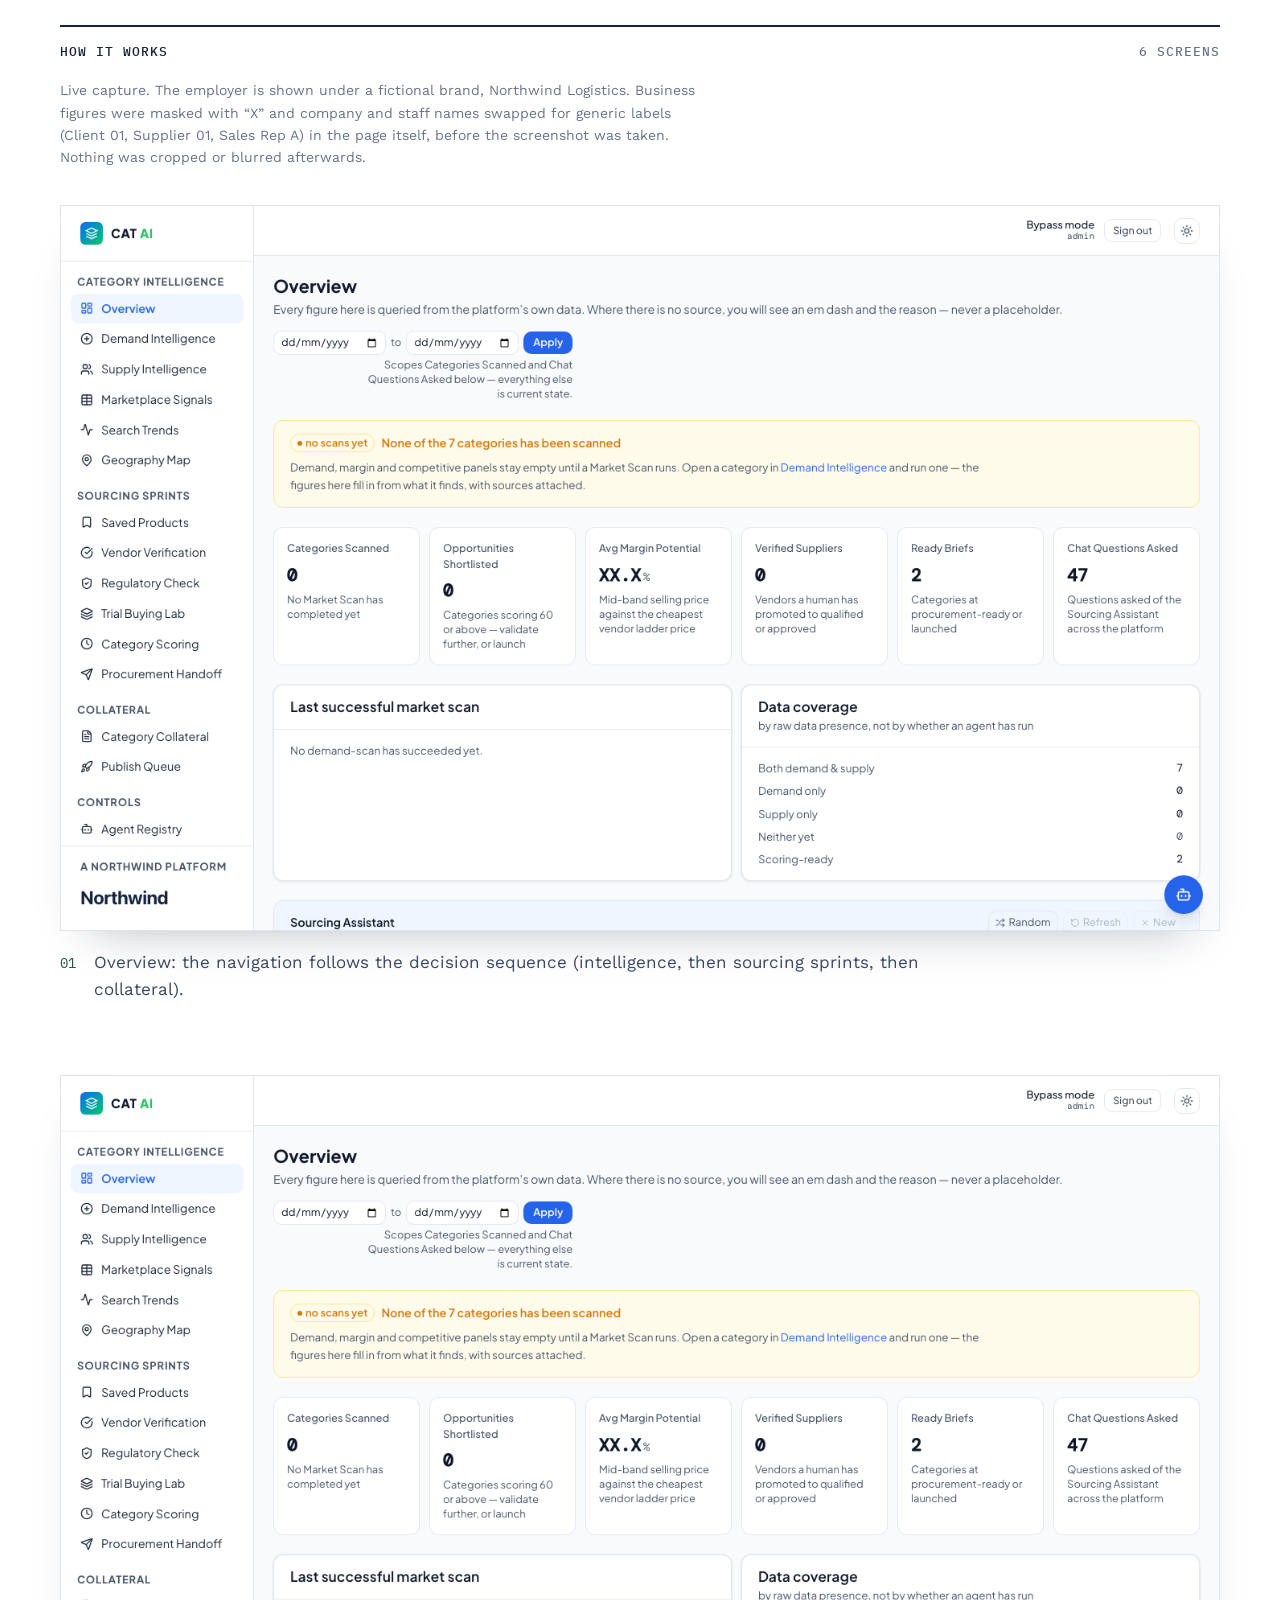
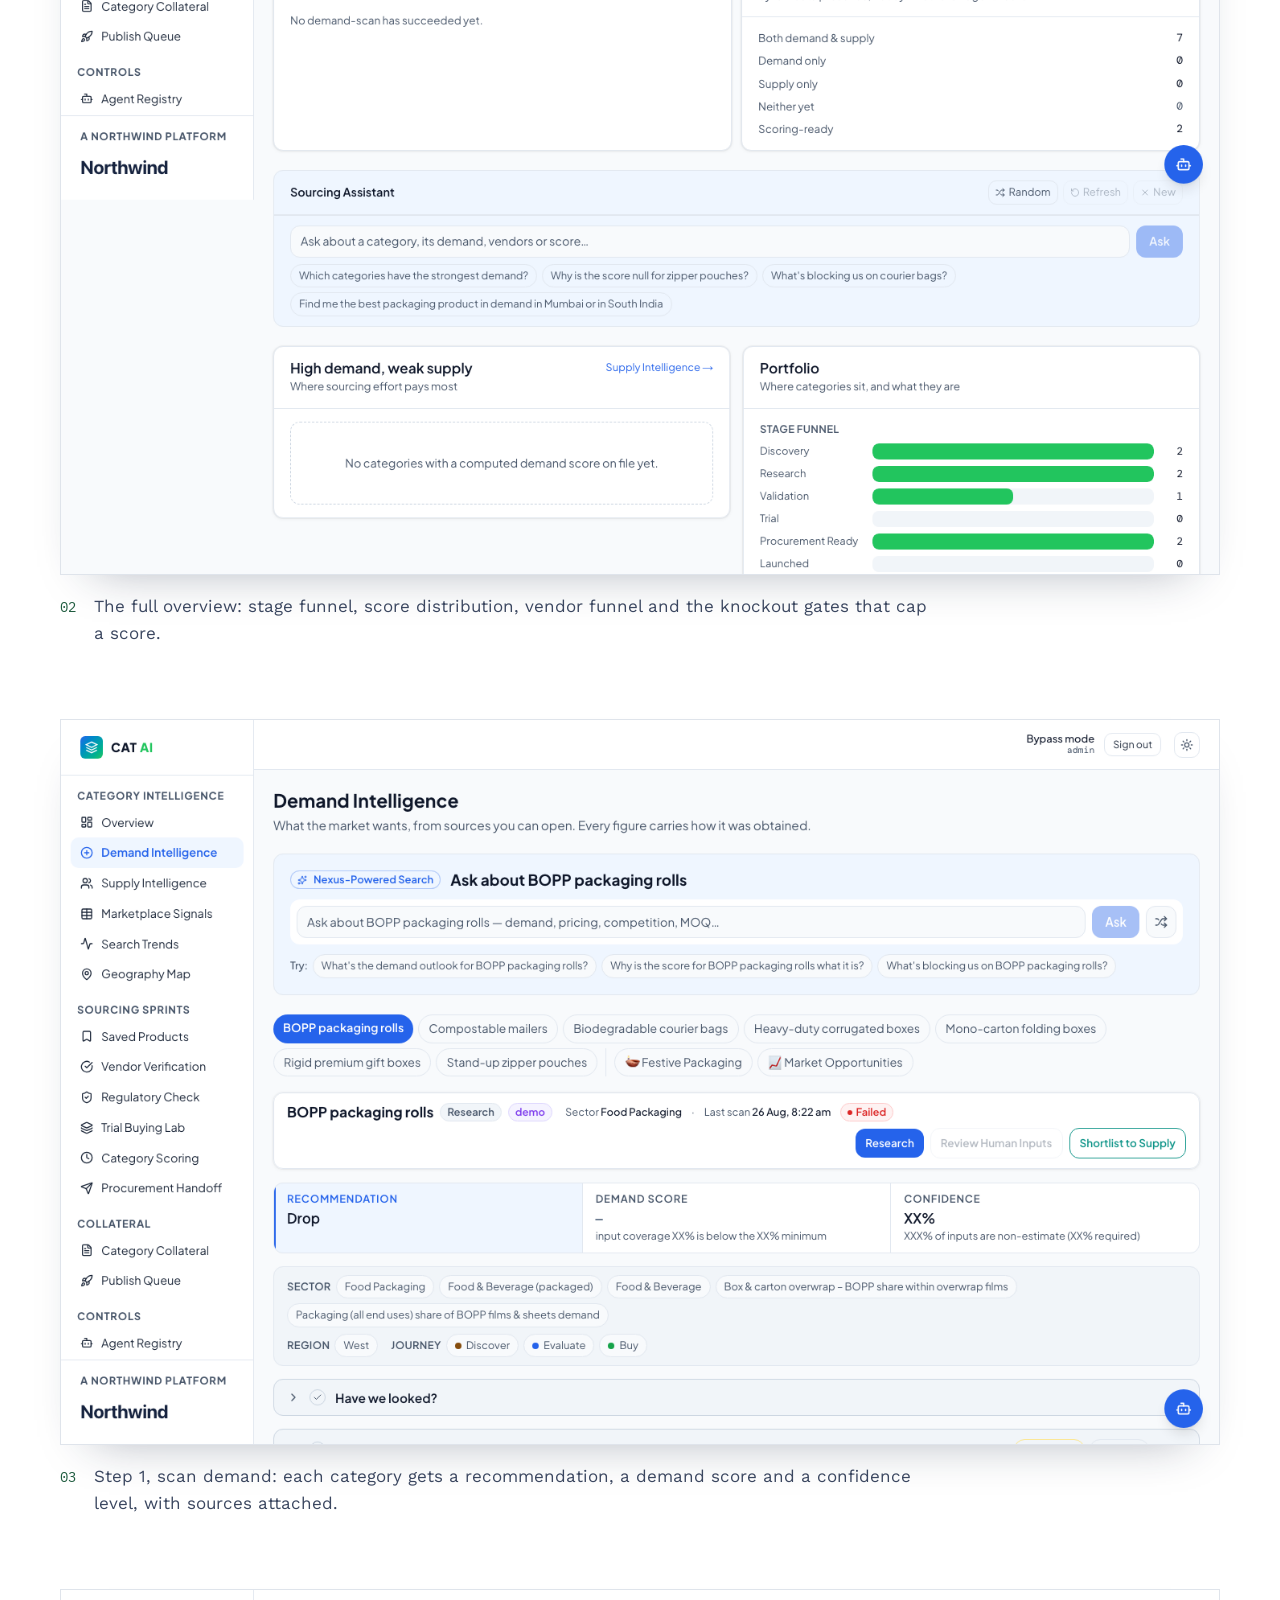
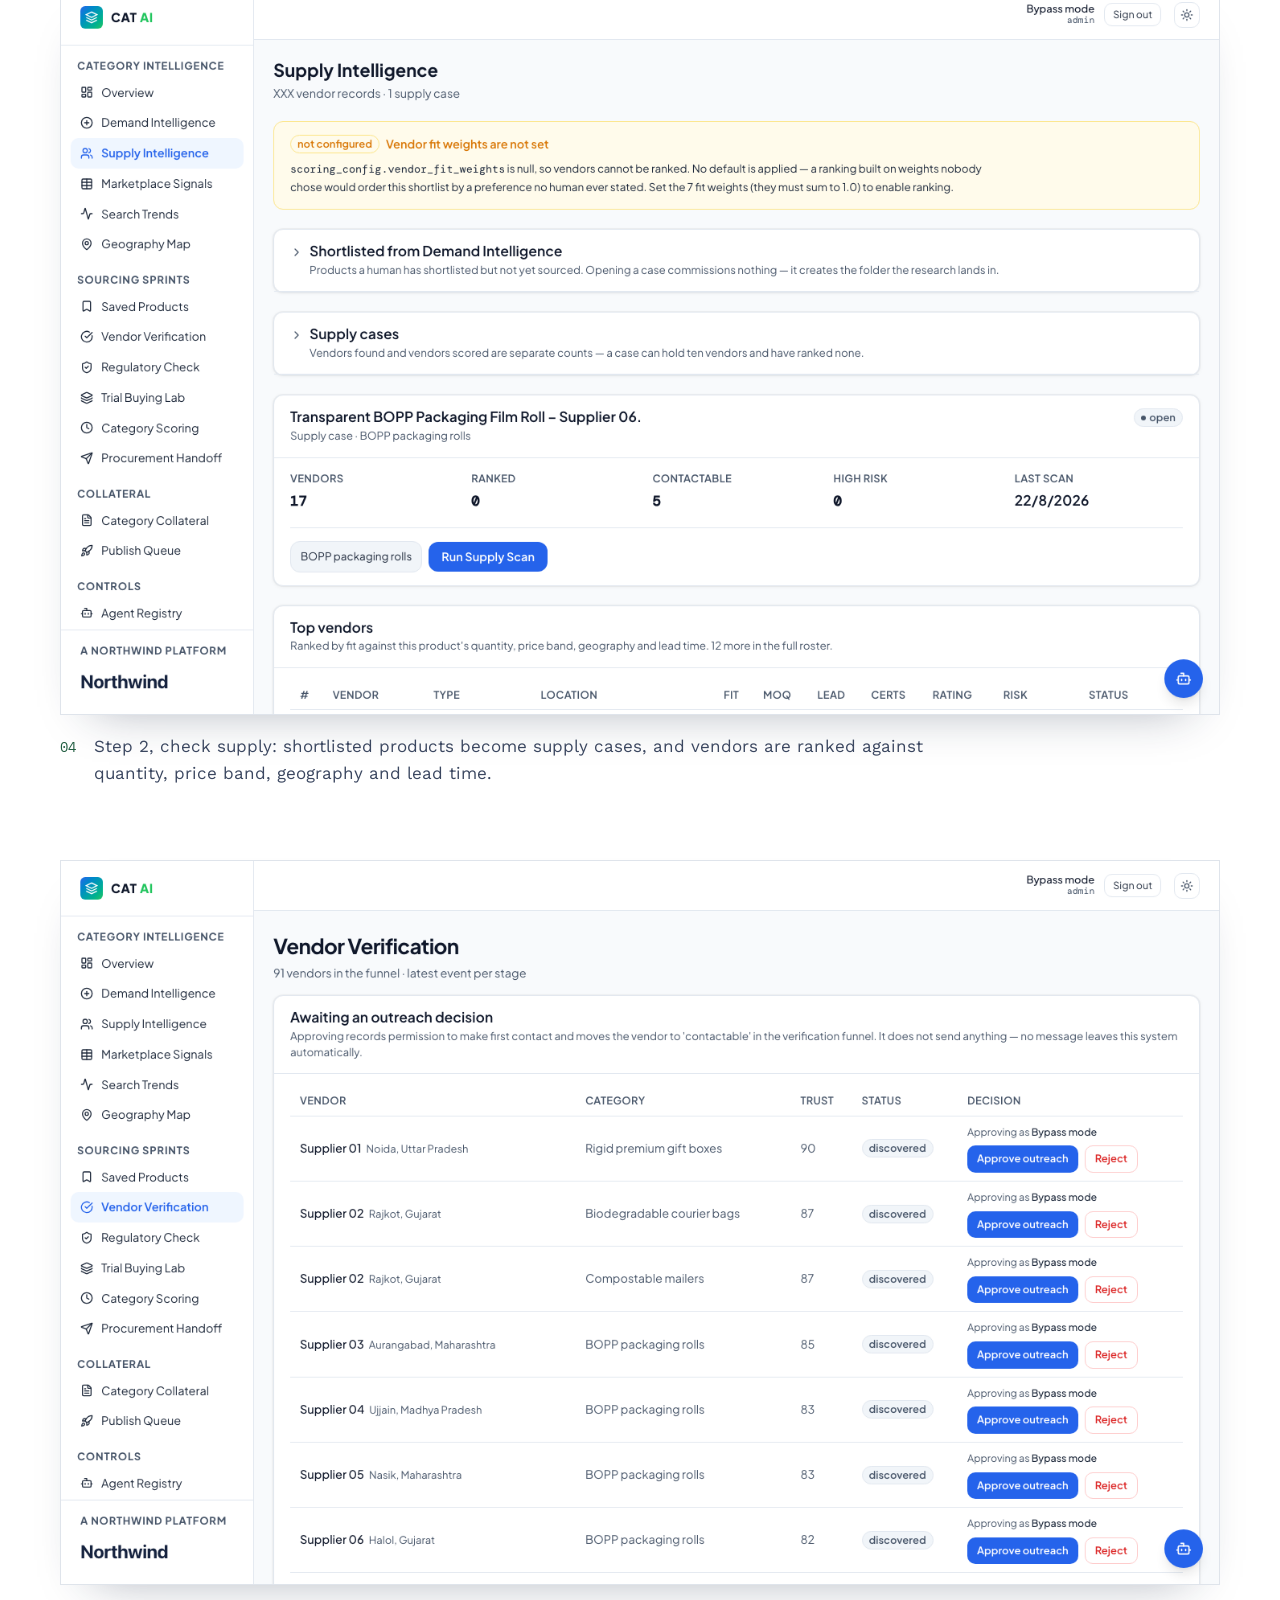
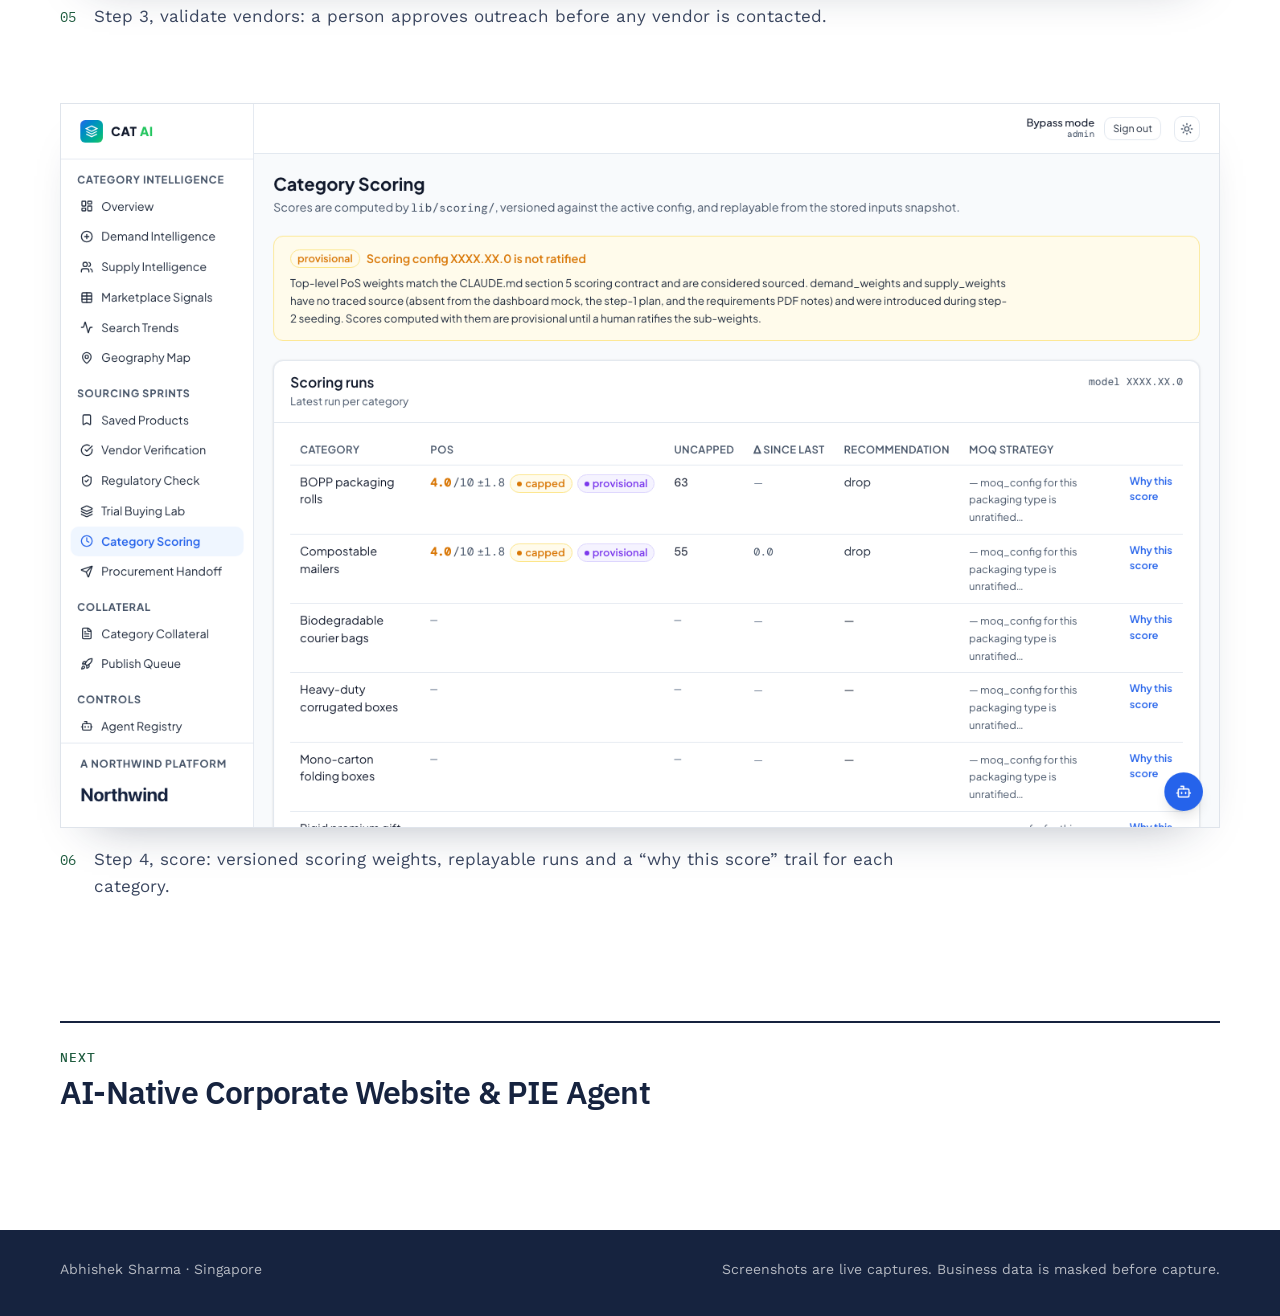
<file: work/cat-ai.html>
<!doctype html>
<html lang="en">
<head>
<meta charset="utf-8">
<meta name="viewport" content="width=device-width, initial-scale=1">
<title>CAT AI | Abhishek Sharma</title>
<meta name="description" content="Abhishek Sharma, Senior AI Solutions Architect / Forward Deployed Engineer. Platforms architected and shipped.">
<link rel="preconnect" href="https://fonts.googleapis.com">
<link rel="preconnect" href="https://fonts.gstatic.com" crossorigin>
<link href="https://fonts.googleapis.com/css2?family=IBM+Plex+Sans:wght@500;600&family=IBM+Plex+Mono:wght@500&family=Work+Sans:wght@400;500;600&display=swap" rel="stylesheet">
<link rel="stylesheet" href="../style.css">
<script src="../assistant.js" defer></script>
</head>
<body>
<div class="site-head-bar"><header class="site-head wrap">
  <a class="mark" href="../index.html">Abhishek Sharma</a>
  <nav><a href="../index.html#work">Work</a><a href="../index.html#stack">Stack</a><a href="../index.html#experience">Experience</a><a href="../index.html#contact">Contact</a></nav>
</header></div>

<main>
<section class="wrap cs-hero">
  <p class="kicker">Category intelligence control plane</p>
  <h1>CAT AI</h1>
  <p class="lede">One control plane for deciding which packaging categories to launch: demand research, supply and vendor analysis, trial buying and scoring.</p>
  
  
</section>

<section class="wrap pas">
  <div class="col"><h2>Problem</h2><p>New packaging-category opportunities were evaluated manually — demand signals, vendor capability, and margin potential lived in separate spreadsheets with no consistent scoring, slowing category launch decisions.</p></div>
  <div class="col"><h2>Approach</h2><p>Built one control plane spanning demand research, supply/vendor analysis, trial buying, and category scoring — planned in Antigravity IDE, built with Claude Code, UI on 21st.dev components.</p></div>
</section>
<section class="wrap impact">
  <div class="section-label"><span>Impact</span></div>
  <div class="impact-grid">
    <div class="fact"><span class="v">80%+</span><span class="l">productivity &amp; signal coverage</span></div>
  </div>
  <ul class="impact-list"><li>Over 80% improvement in productivity and market-signal coverage for category evaluation</li></ul>
</section>
<section class="wrap design">
  <div class="section-label"><span>Design &amp; thought process</span></div>
  <ol class="reasons"><li>Structured around the actual decision sequence a category lead follows — scan demand, check supply, validate vendors, trial-buy, score — rather than a generic dashboard.</li><li>Every module writes into one shared category record.</li><li>Kept a bypass/admin mode separate from the live-scan flow for internal validation.</li></ol>
  <div class="stack"><span class="stack-label">Stack</span><span class="chip">Antigravity IDE</span><span class="chip">Claude Code</span><span class="chip">21st.dev</span></div>
</section>

<section class="wrap flow">
  <div class="section-label"><span>How it works</span><span class="count">6 screens</span></div>
  <p class="mask-note">Live capture. The employer is shown under a fictional brand, Northwind Logistics. Business figures were masked with “X” and company and staff names swapped for generic labels (Client 01, Supplier 01, Sales Rep A) in the page itself, before the screenshot was taken. Nothing was cropped or blurred afterwards.</p>
  <ol class="shots">
    <li>
      <figure>
        <a href="../img/cat-ai/01-overview-control-plane.png" class="shot"><img src="../img/cat-ai/01-overview-control-plane.png" alt="Overview: the navigation follows the decision sequence (intelligence, then sourcing sprints, then collateral)." loading="eager"></a>
        <figcaption><span class="step">01</span>Overview: the navigation follows the decision sequence (intelligence, then sourcing sprints, then collateral).</figcaption>
      </figure>
    </li>
    <li>
      <figure>
        <a href="../img/cat-ai/02-overview-portfolio-and-vendor-funnel.png" class="shot"><img src="../img/cat-ai/02-overview-portfolio-and-vendor-funnel.png" alt="The full overview: stage funnel, score distribution, vendor funnel and the knockout gates that cap a score." loading="lazy"></a>
        <figcaption><span class="step">02</span>The full overview: stage funnel, score distribution, vendor funnel and the knockout gates that cap a score.</figcaption>
      </figure>
    </li>
    <li>
      <figure>
        <a href="../img/cat-ai/03-demand-intelligence-category-scan.png" class="shot"><img src="../img/cat-ai/03-demand-intelligence-category-scan.png" alt="Step 1, scan demand: each category gets a recommendation, a demand score and a confidence level, with sources attached." loading="lazy"></a>
        <figcaption><span class="step">03</span>Step 1, scan demand: each category gets a recommendation, a demand score and a confidence level, with sources attached.</figcaption>
      </figure>
    </li>
    <li>
      <figure>
        <a href="../img/cat-ai/04-supply-intelligence-vendor-ranking.png" class="shot"><img src="../img/cat-ai/04-supply-intelligence-vendor-ranking.png" alt="Step 2, check supply: shortlisted products become supply cases, and vendors are ranked against quantity, price band, geography and lead time." loading="lazy"></a>
        <figcaption><span class="step">04</span>Step 2, check supply: shortlisted products become supply cases, and vendors are ranked against quantity, price band, geography and lead time.</figcaption>
      </figure>
    </li>
    <li>
      <figure>
        <a href="../img/cat-ai/05-vendor-verification-outreach-gate.png" class="shot"><img src="../img/cat-ai/05-vendor-verification-outreach-gate.png" alt="Step 3, validate vendors: a person approves outreach before any vendor is contacted." loading="lazy"></a>
        <figcaption><span class="step">05</span>Step 3, validate vendors: a person approves outreach before any vendor is contacted.</figcaption>
      </figure>
    </li>
    <li>
      <figure>
        <a href="../img/cat-ai/06-category-scoring-weights-and-gates.png" class="shot"><img src="../img/cat-ai/06-category-scoring-weights-and-gates.png" alt="Step 4, score: versioned scoring weights, replayable runs and a “why this score” trail for each category." loading="lazy"></a>
        <figcaption><span class="step">06</span>Step 4, score: versioned scoring weights, replayable runs and a “why this score” trail for each category.</figcaption>
      </figure>
    </li>
  </ol>
</section>
<nav class="wrap next"><a href="corporate-site.html"><span>Next</span>AI-Native Corporate Website &amp; PIE Agent</a></nav>
</main>
<div class="site-foot-bar"><footer class="site-foot wrap"><span>Abhishek Sharma · Singapore</span><span>Screenshots are live captures. Business data is masked before capture.</span></footer></div>
</body>
</html>
</file>
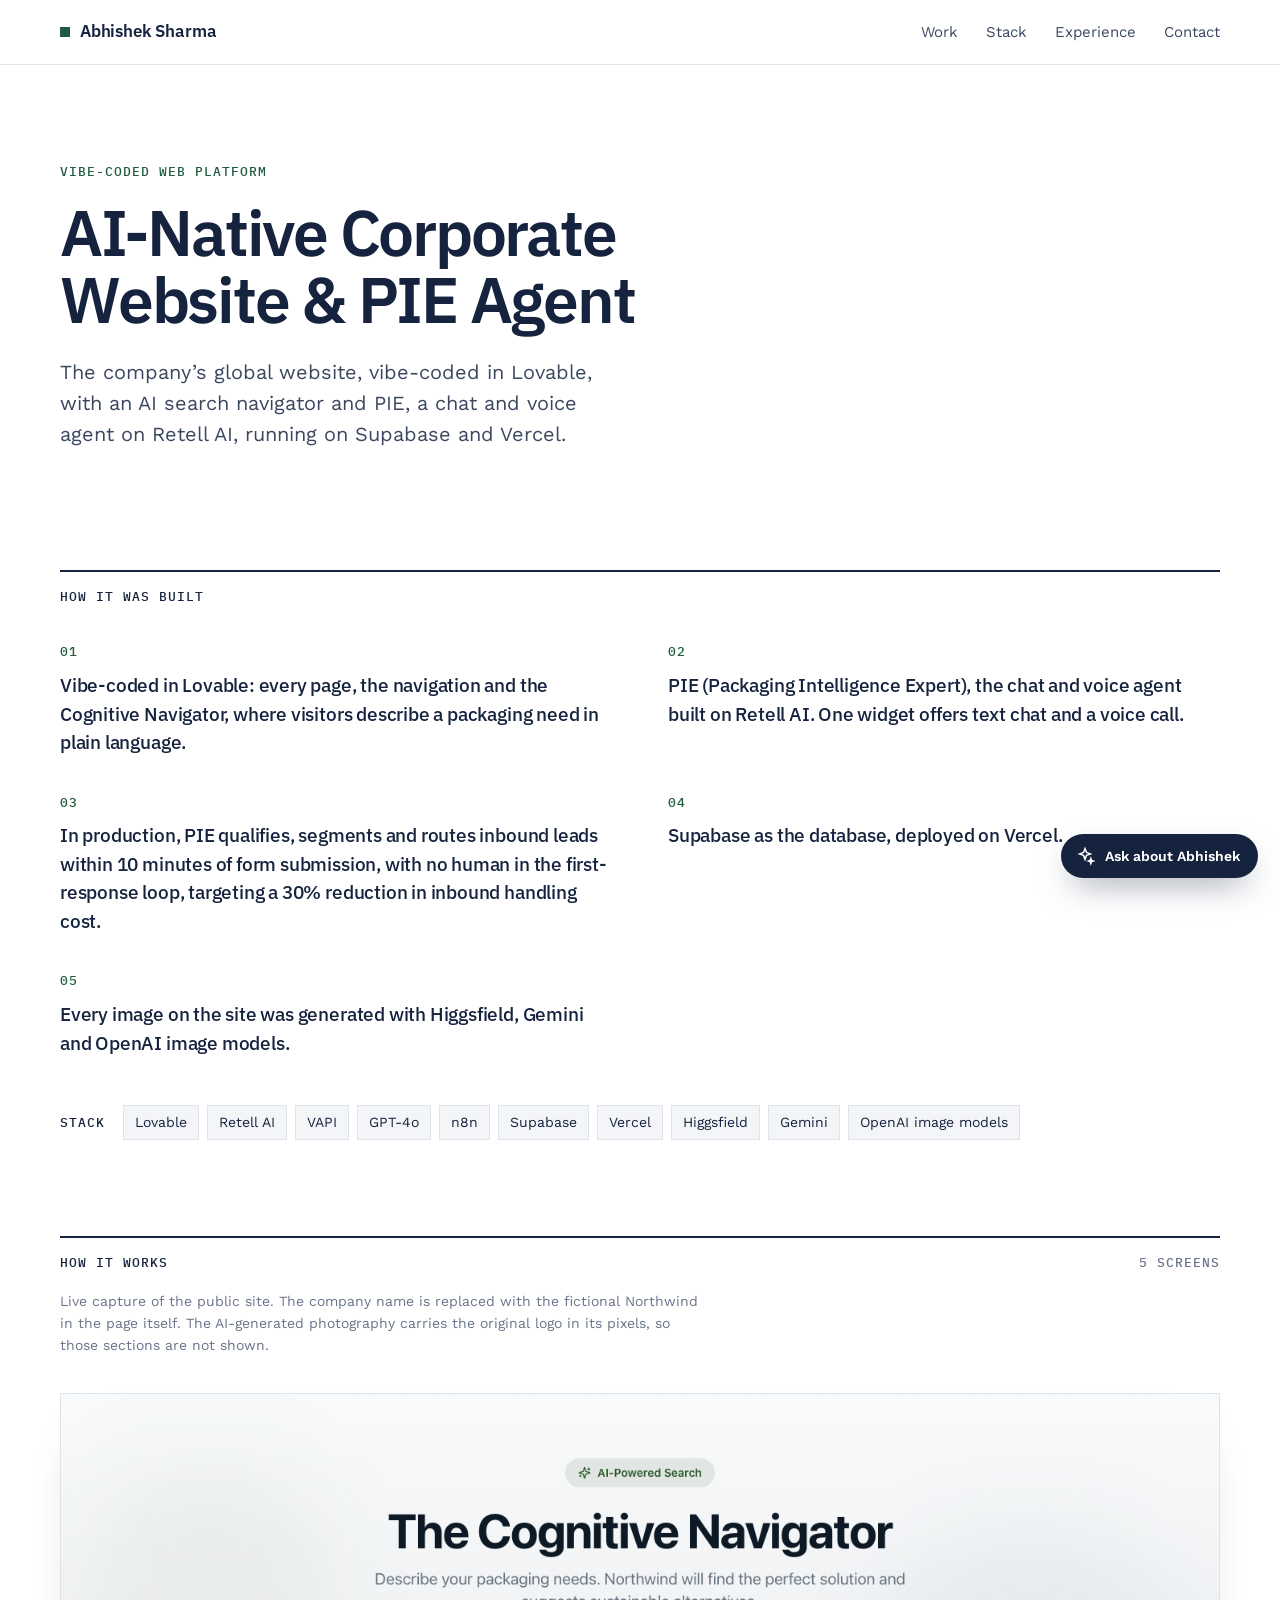
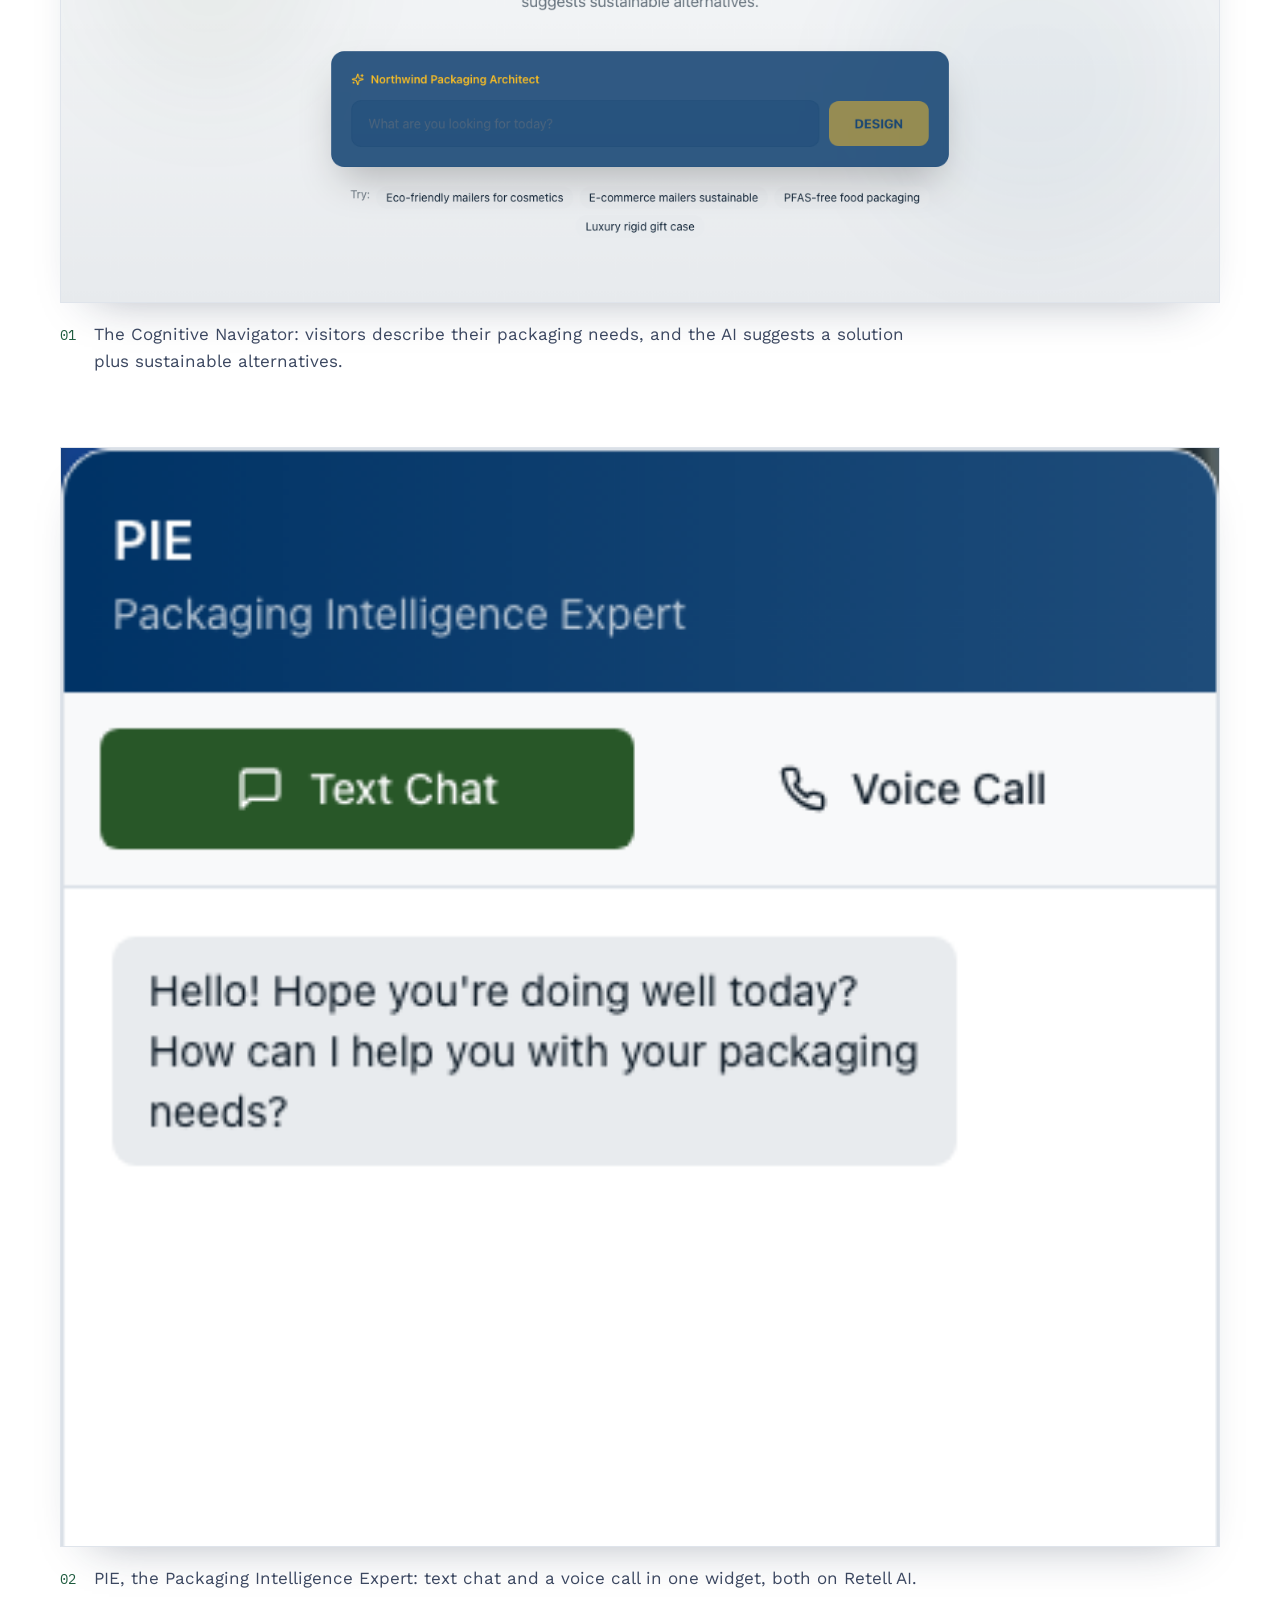
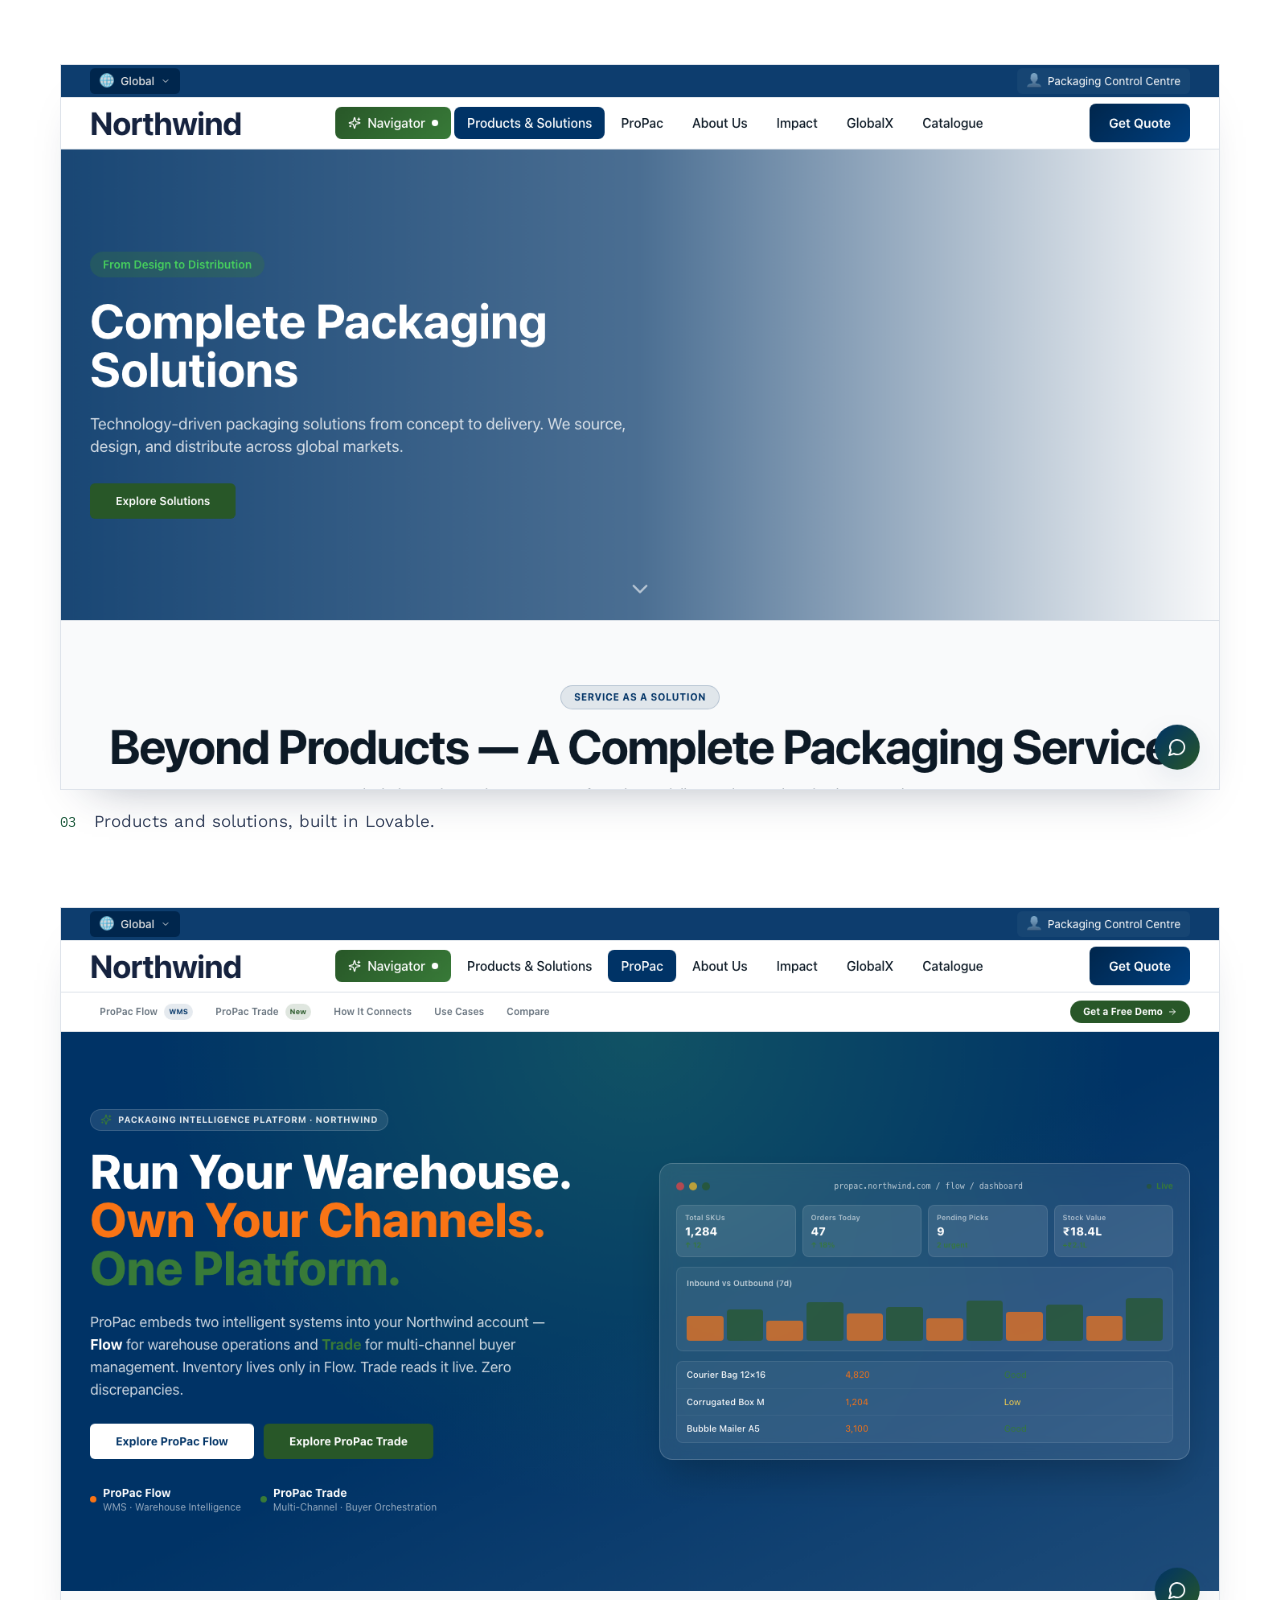
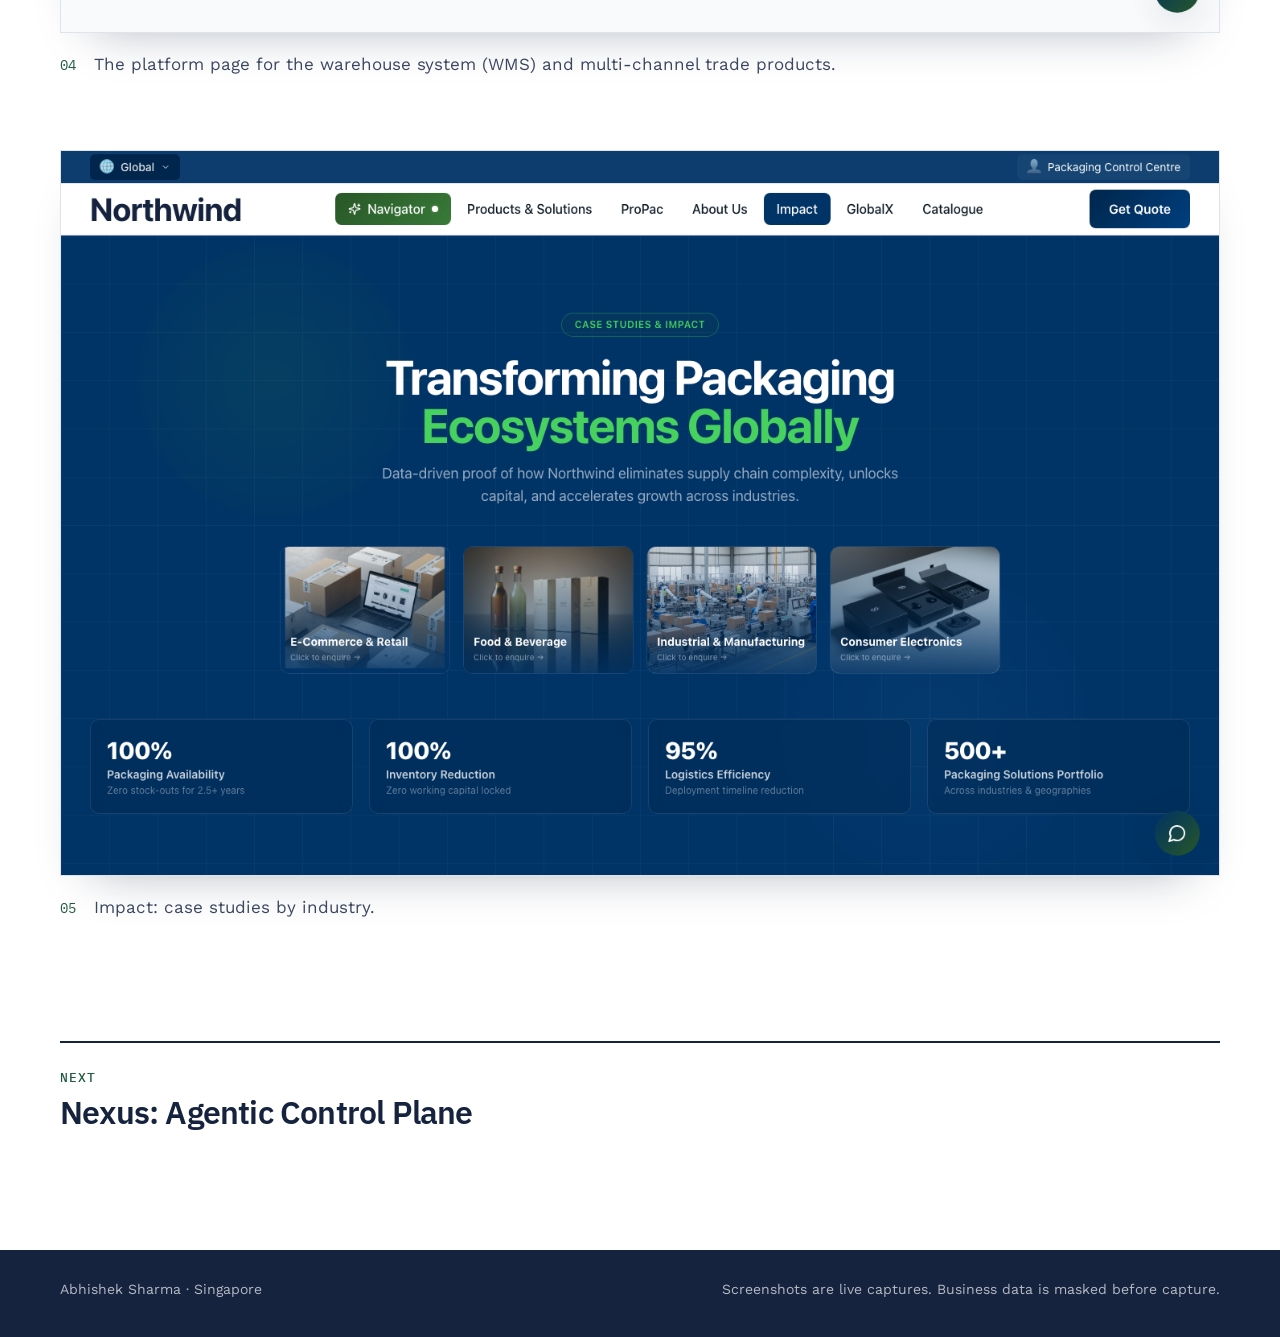
<file: work/corporate-site.html>
<!doctype html>
<html lang="en">
<head>
<meta charset="utf-8">
<meta name="viewport" content="width=device-width, initial-scale=1">
<title>AI-Native Corporate Website &amp; PIE Agent | Abhishek Sharma</title>
<meta name="description" content="Abhishek Sharma, Senior AI Solutions Architect / Forward Deployed Engineer. Platforms architected and shipped.">
<link rel="preconnect" href="https://fonts.googleapis.com">
<link rel="preconnect" href="https://fonts.gstatic.com" crossorigin>
<link href="https://fonts.googleapis.com/css2?family=IBM+Plex+Sans:wght@500;600&family=IBM+Plex+Mono:wght@500&family=Work+Sans:wght@400;500;600&display=swap" rel="stylesheet">
<link rel="stylesheet" href="../style.css">
<script src="../assistant.js" defer></script>
</head>
<body>
<div class="site-head-bar"><header class="site-head wrap">
  <a class="mark" href="../index.html">Abhishek Sharma</a>
  <nav><a href="../index.html#work">Work</a><a href="../index.html#stack">Stack</a><a href="../index.html#experience">Experience</a><a href="../index.html#contact">Contact</a></nav>
</header></div>

<main>
<section class="wrap cs-hero">
  <p class="kicker">Vibe-coded web platform</p>
  <h1>AI-Native Corporate Website &amp; PIE Agent</h1>
  <p class="lede">The company’s global website, vibe-coded in Lovable, with an AI search navigator and PIE, a chat and voice agent on Retell AI, running on Supabase and Vercel.</p>
  
  
</section>

<section class="wrap design">
  <div class="section-label"><span>How it was built</span></div>
  <ol class="reasons"><li>Vibe-coded in Lovable: every page, the navigation and the Cognitive Navigator, where visitors describe a packaging need in plain language.</li><li>PIE (Packaging Intelligence Expert), the chat and voice agent built on Retell AI. One widget offers text chat and a voice call.</li><li>In production, PIE qualifies, segments and routes inbound leads within 10 minutes of form submission, with no human in the first-response loop, targeting a 30% reduction in inbound handling cost.</li><li>Supabase as the database, deployed on Vercel.</li><li>Every image on the site was generated with Higgsfield, Gemini and OpenAI image models.</li></ol>
  <div class="stack"><span class="stack-label">Stack</span><span class="chip">Lovable</span><span class="chip">Retell AI</span><span class="chip">VAPI</span><span class="chip">GPT-4o</span><span class="chip">n8n</span><span class="chip">Supabase</span><span class="chip">Vercel</span><span class="chip">Higgsfield</span><span class="chip">Gemini</span><span class="chip">OpenAI image models</span></div>
</section>

<section class="wrap flow">
  <div class="section-label"><span>How it works</span><span class="count">5 screens</span></div>
  <p class="mask-note">Live capture of the public site. The company name is replaced with the fictional Northwind in the page itself. The AI-generated photography carries the original logo in its pixels, so those sections are not shown.</p>
  <ol class="shots">
    <li>
      <figure>
        <a href="../img/corporate-site/01-cognitive-navigator-ai-search.png" class="shot"><img src="../img/corporate-site/01-cognitive-navigator-ai-search.png" alt="The Cognitive Navigator: visitors describe their packaging needs, and the AI suggests a solution plus sustainable alternatives." loading="eager"></a>
        <figcaption><span class="step">01</span>The Cognitive Navigator: visitors describe their packaging needs, and the AI suggests a solution plus sustainable alternatives.</figcaption>
      </figure>
    </li>
    <li>
      <figure>
        <a href="../img/corporate-site/02-pie-chat-and-voice-agent.png" class="shot"><img src="../img/corporate-site/02-pie-chat-and-voice-agent.png" alt="PIE, the Packaging Intelligence Expert: text chat and a voice call in one widget, both on Retell AI." loading="lazy"></a>
        <figcaption><span class="step">02</span>PIE, the Packaging Intelligence Expert: text chat and a voice call in one widget, both on Retell AI.</figcaption>
      </figure>
    </li>
    <li>
      <figure>
        <a href="../img/corporate-site/03-products-and-solutions.png" class="shot"><img src="../img/corporate-site/03-products-and-solutions.png" alt="Products and solutions, built in Lovable." loading="lazy"></a>
        <figcaption><span class="step">03</span>Products and solutions, built in Lovable.</figcaption>
      </figure>
    </li>
    <li>
      <figure>
        <a href="../img/corporate-site/04-platform-wms-and-trade.png" class="shot"><img src="../img/corporate-site/04-platform-wms-and-trade.png" alt="The platform page for the warehouse system (WMS) and multi-channel trade products." loading="lazy"></a>
        <figcaption><span class="step">04</span>The platform page for the warehouse system (WMS) and multi-channel trade products.</figcaption>
      </figure>
    </li>
    <li>
      <figure>
        <a href="../img/corporate-site/05-impact-case-studies.png" class="shot"><img src="../img/corporate-site/05-impact-case-studies.png" alt="Impact: case studies by industry." loading="lazy"></a>
        <figcaption><span class="step">05</span>Impact: case studies by industry.</figcaption>
      </figure>
    </li>
  </ol>
</section>
<nav class="wrap next"><a href="nexus.html"><span>Next</span>Nexus: Agentic Control Plane</a></nav>
</main>
<div class="site-foot-bar"><footer class="site-foot wrap"><span>Abhishek Sharma · Singapore</span><span>Screenshots are live captures. Business data is masked before capture.</span></footer></div>
</body>
</html>
</file>
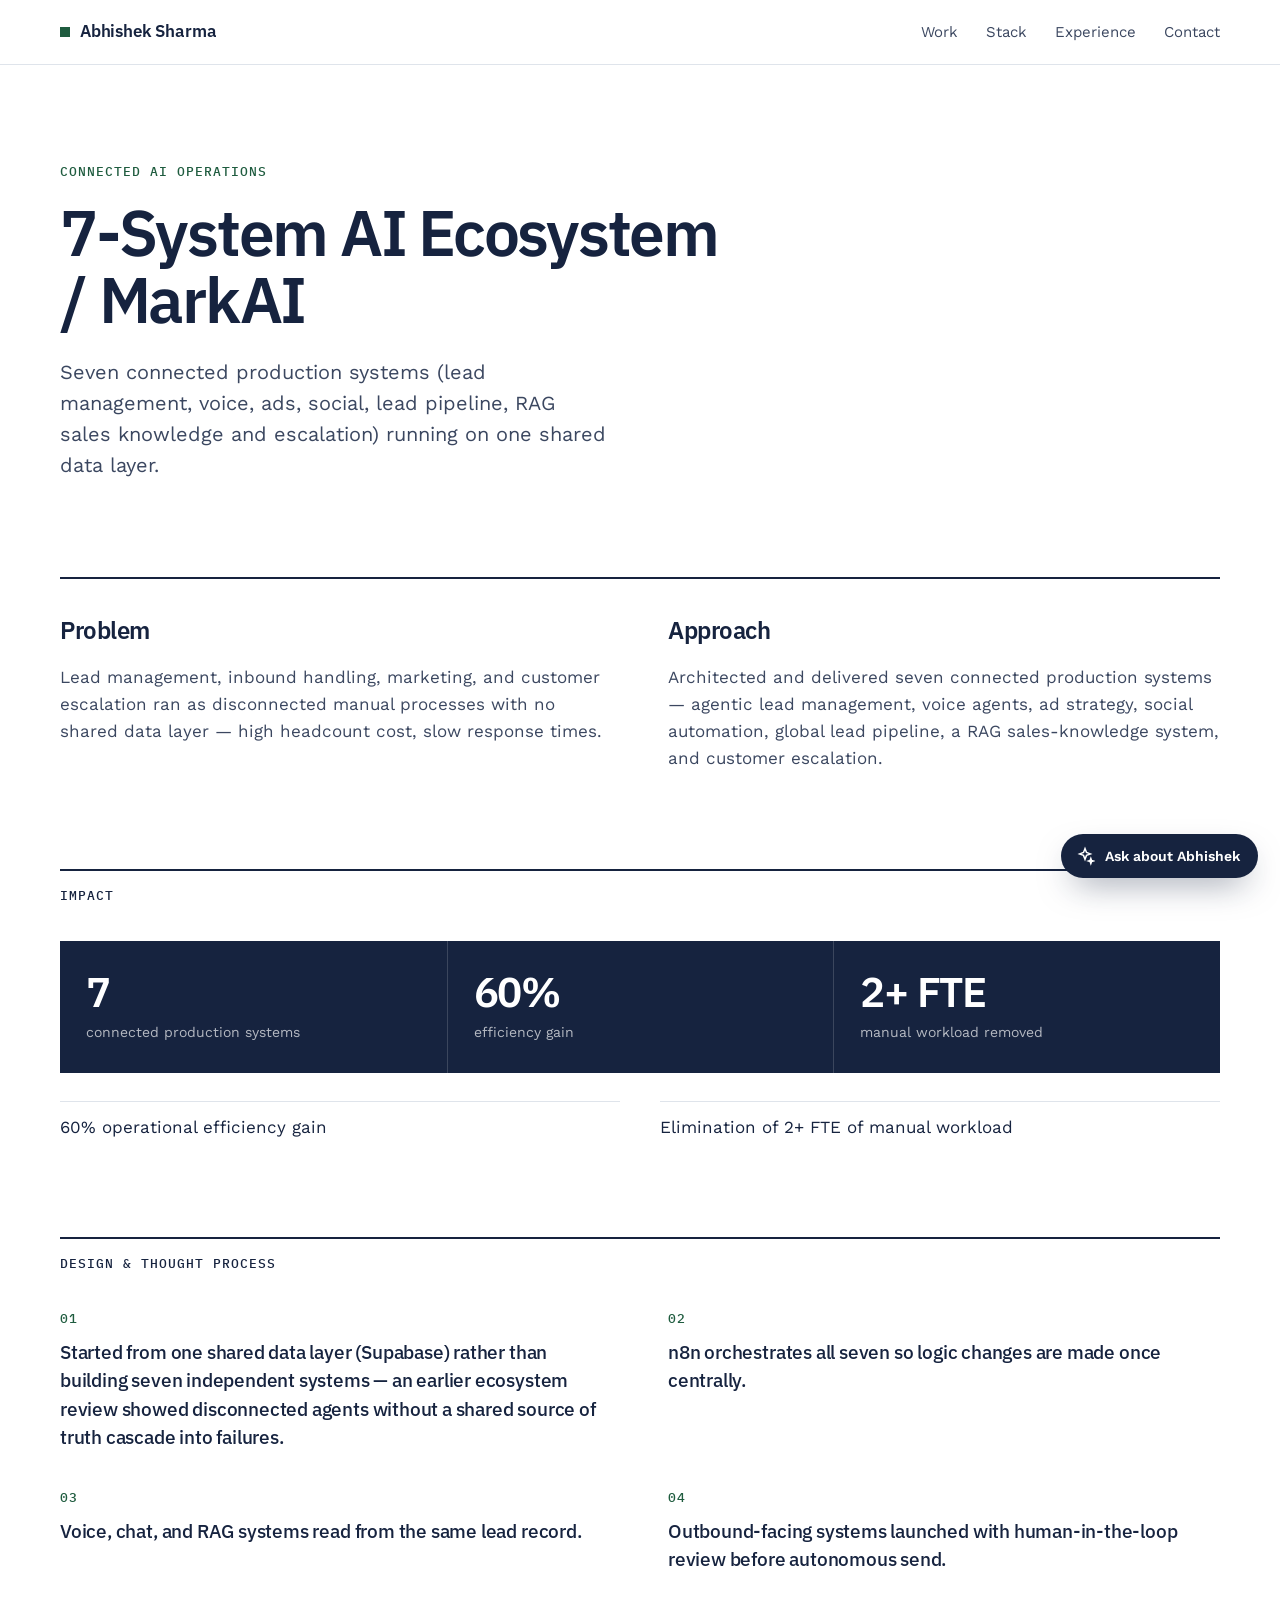
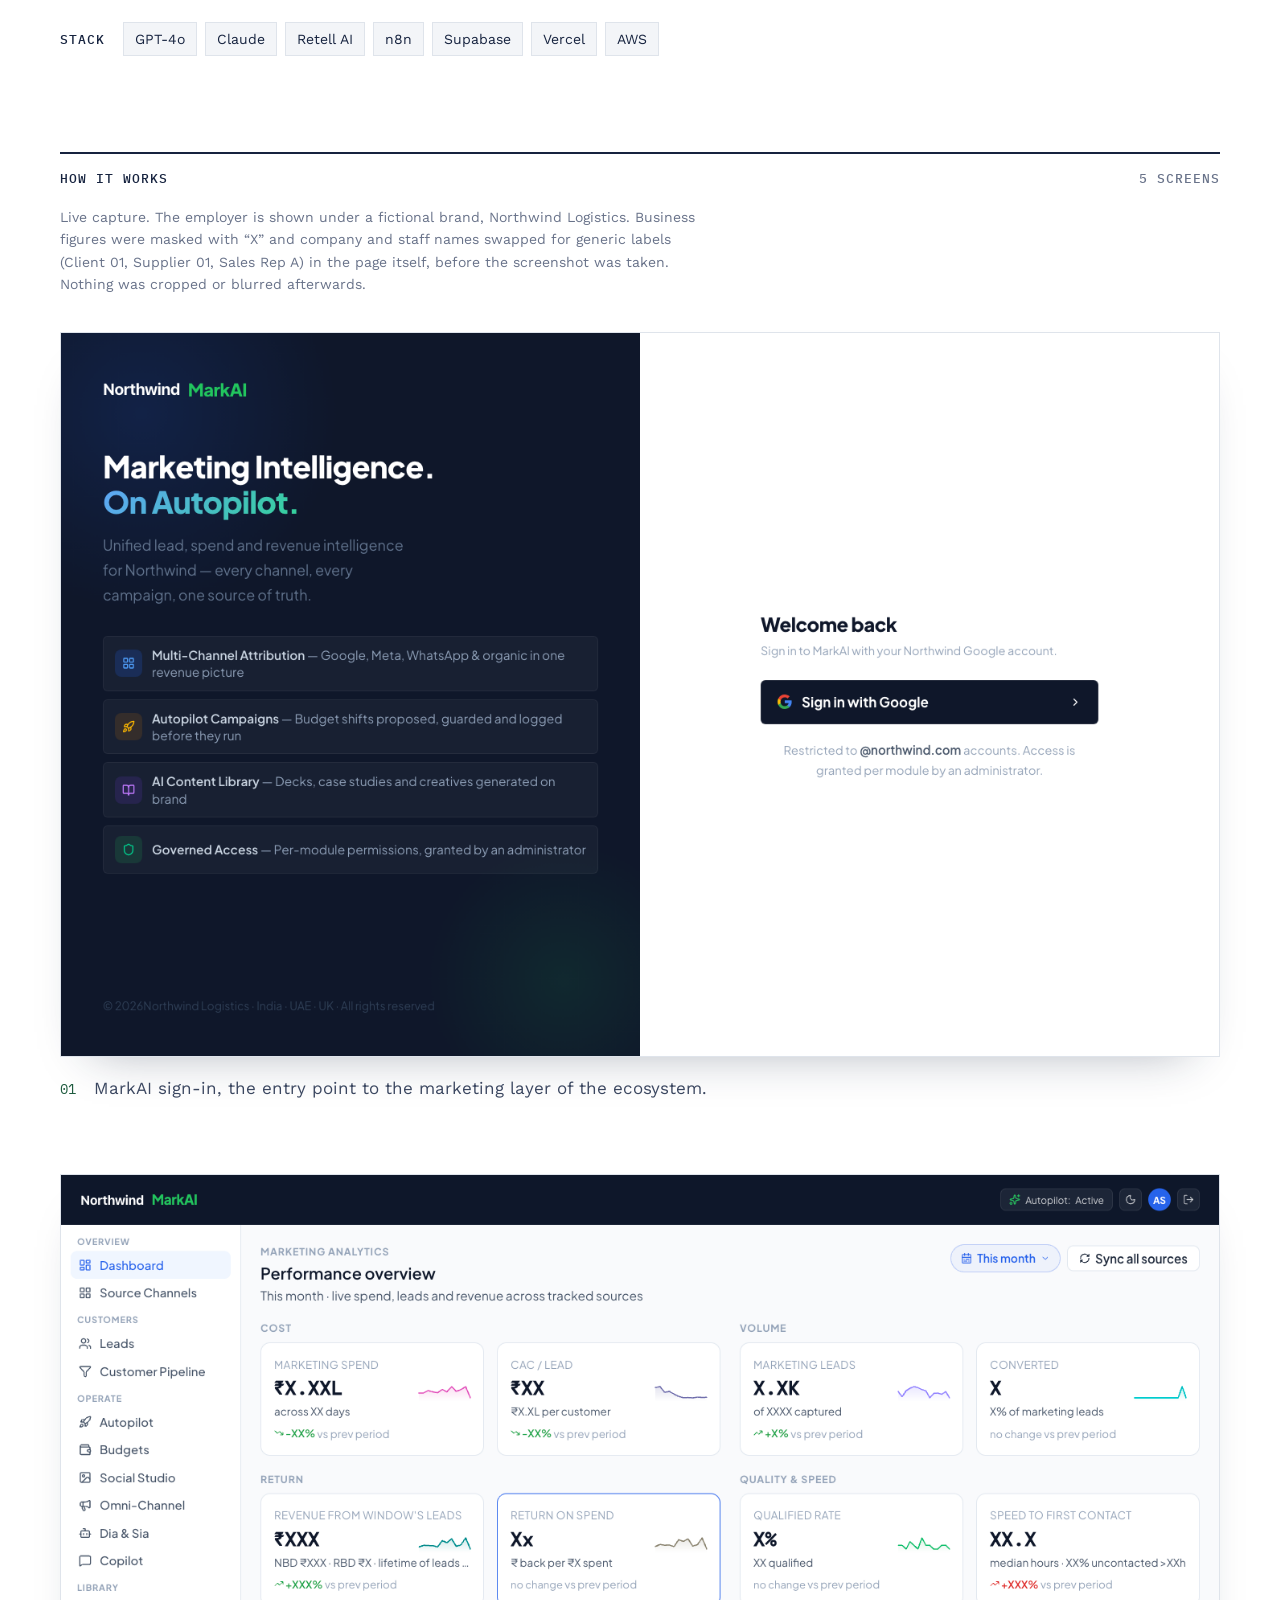
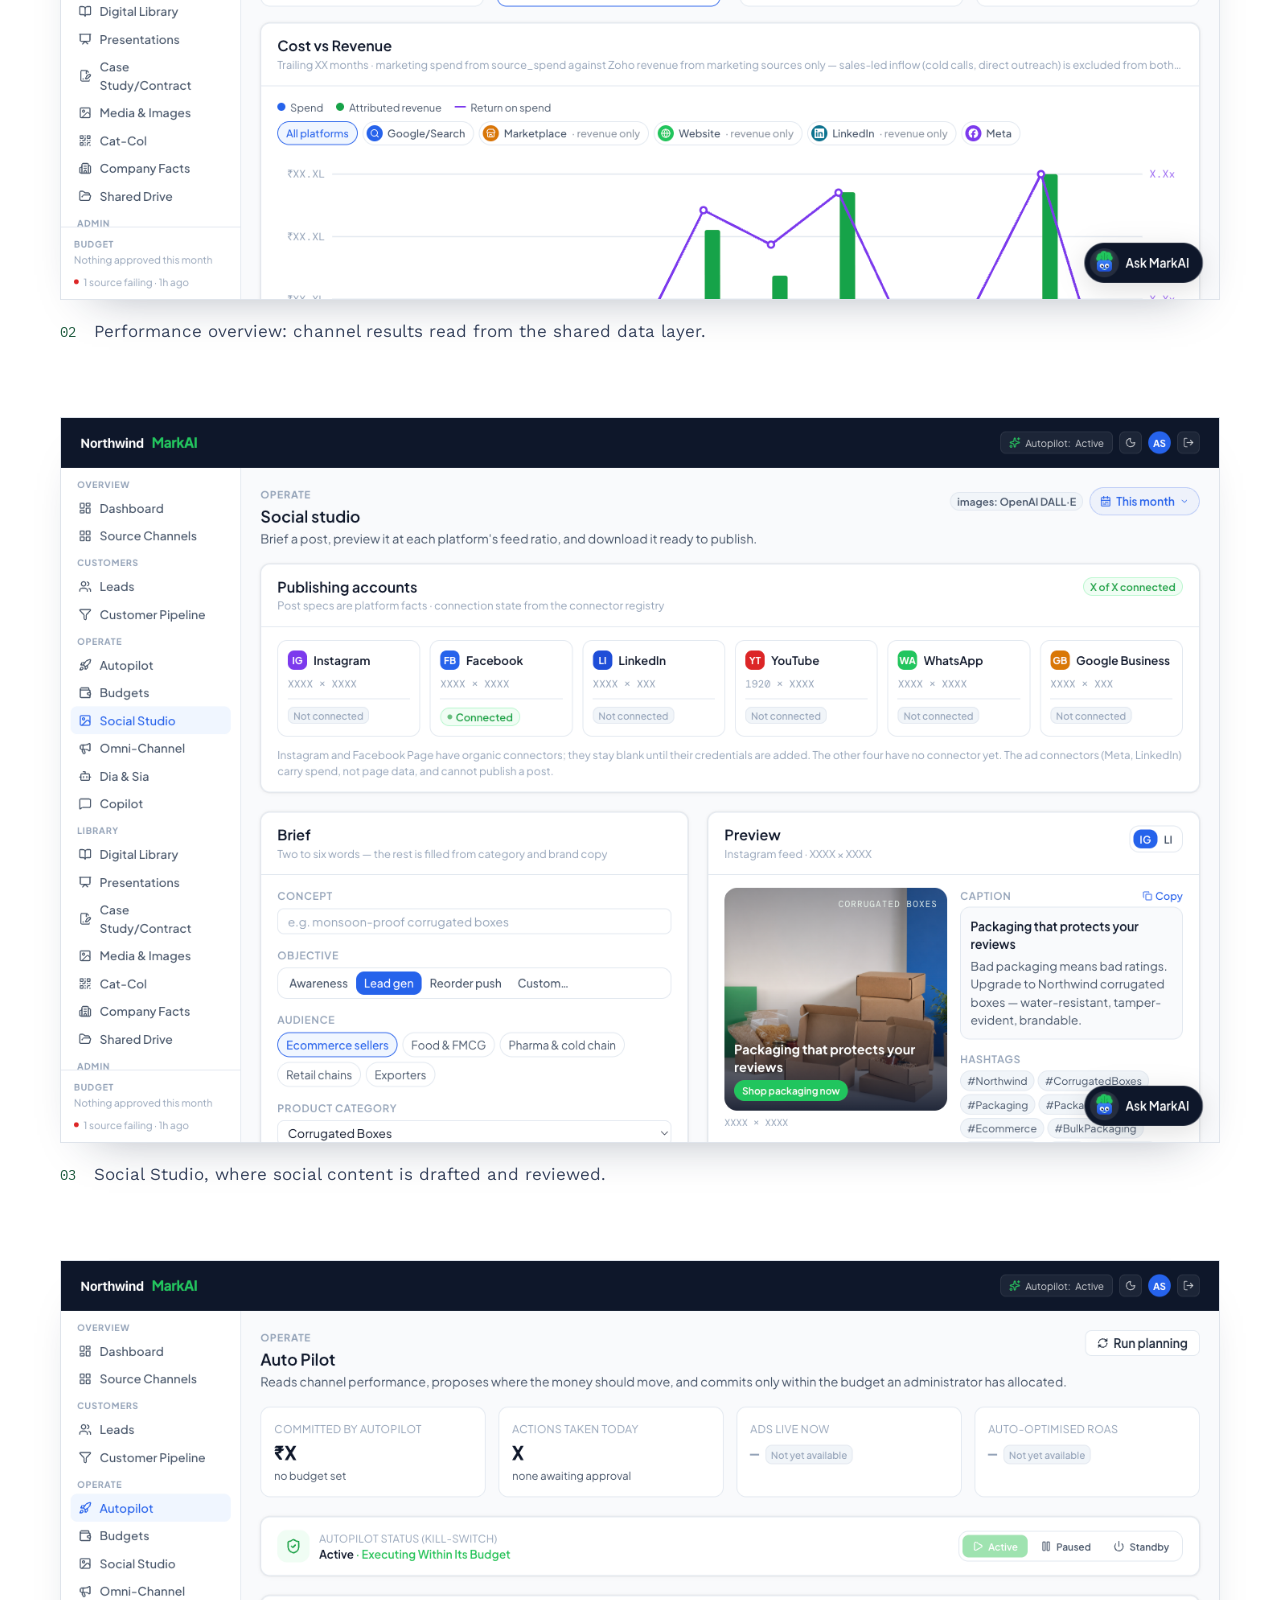
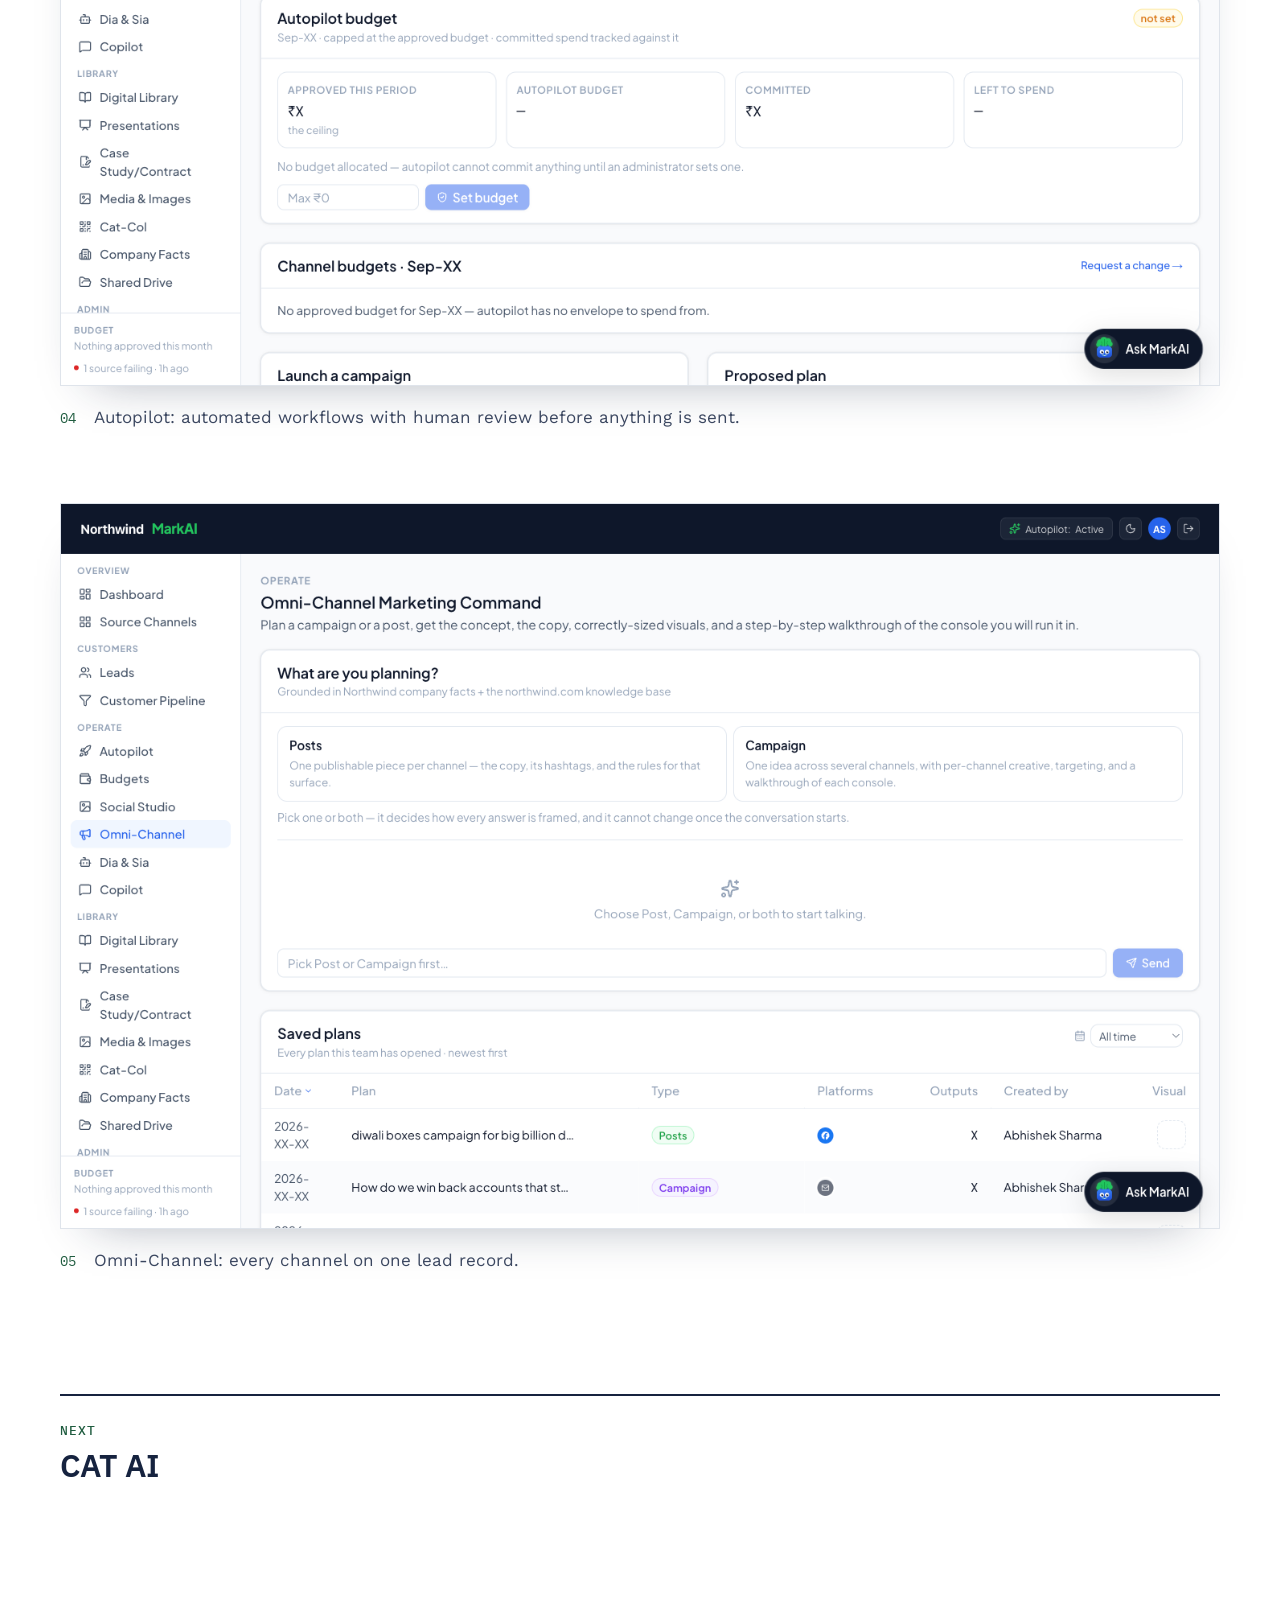
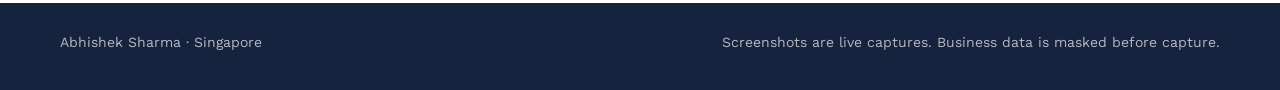
<file: work/markai.html>
<!doctype html>
<html lang="en">
<head>
<meta charset="utf-8">
<meta name="viewport" content="width=device-width, initial-scale=1">
<title>7-System AI Ecosystem / MarkAI | Abhishek Sharma</title>
<meta name="description" content="Abhishek Sharma, Senior AI Solutions Architect / Forward Deployed Engineer. Platforms architected and shipped.">
<link rel="preconnect" href="https://fonts.googleapis.com">
<link rel="preconnect" href="https://fonts.gstatic.com" crossorigin>
<link href="https://fonts.googleapis.com/css2?family=IBM+Plex+Sans:wght@500;600&family=IBM+Plex+Mono:wght@500&family=Work+Sans:wght@400;500;600&display=swap" rel="stylesheet">
<link rel="stylesheet" href="../style.css">
<script src="../assistant.js" defer></script>
</head>
<body>
<div class="site-head-bar"><header class="site-head wrap">
  <a class="mark" href="../index.html">Abhishek Sharma</a>
  <nav><a href="../index.html#work">Work</a><a href="../index.html#stack">Stack</a><a href="../index.html#experience">Experience</a><a href="../index.html#contact">Contact</a></nav>
</header></div>

<main>
<section class="wrap cs-hero">
  <p class="kicker">Connected AI operations</p>
  <h1>7-System AI Ecosystem / MarkAI</h1>
  <p class="lede">Seven connected production systems (lead management, voice, ads, social, lead pipeline, RAG sales knowledge and escalation) running on one shared data layer.</p>
  
  
</section>

<section class="wrap pas">
  <div class="col"><h2>Problem</h2><p>Lead management, inbound handling, marketing, and customer escalation ran as disconnected manual processes with no shared data layer — high headcount cost, slow response times.</p></div>
  <div class="col"><h2>Approach</h2><p>Architected and delivered seven connected production systems — agentic lead management, voice agents, ad strategy, social automation, global lead pipeline, a RAG sales-knowledge system, and customer escalation.</p></div>
</section>
<section class="wrap impact">
  <div class="section-label"><span>Impact</span></div>
  <div class="impact-grid">
    <div class="fact"><span class="v">7</span><span class="l">connected production systems</span></div>
    <div class="fact"><span class="v">60%</span><span class="l">efficiency gain</span></div>
    <div class="fact"><span class="v">2+ FTE</span><span class="l">manual workload removed</span></div>
  </div>
  <ul class="impact-list"><li>60% operational efficiency gain</li><li>Elimination of 2+ FTE of manual workload</li></ul>
</section>
<section class="wrap design">
  <div class="section-label"><span>Design &amp; thought process</span></div>
  <ol class="reasons"><li>Started from one shared data layer (Supabase) rather than building seven independent systems — an earlier ecosystem review showed disconnected agents without a shared source of truth cascade into failures.</li><li>n8n orchestrates all seven so logic changes are made once centrally.</li><li>Voice, chat, and RAG systems read from the same lead record.</li><li>Outbound-facing systems launched with human-in-the-loop review before autonomous send.</li></ol>
  <div class="stack"><span class="stack-label">Stack</span><span class="chip">GPT-4o</span><span class="chip">Claude</span><span class="chip">Retell AI</span><span class="chip">n8n</span><span class="chip">Supabase</span><span class="chip">Vercel</span><span class="chip">AWS</span></div>
</section>

<section class="wrap flow">
  <div class="section-label"><span>How it works</span><span class="count">5 screens</span></div>
  <p class="mask-note">Live capture. The employer is shown under a fictional brand, Northwind Logistics. Business figures were masked with “X” and company and staff names swapped for generic labels (Client 01, Supplier 01, Sales Rep A) in the page itself, before the screenshot was taken. Nothing was cropped or blurred afterwards.</p>
  <ol class="shots">
    <li>
      <figure>
        <a href="../img/markai/01-login-screen.png" class="shot"><img src="../img/markai/01-login-screen.png" alt="MarkAI sign-in, the entry point to the marketing layer of the ecosystem." loading="eager"></a>
        <figcaption><span class="step">01</span>MarkAI sign-in, the entry point to the marketing layer of the ecosystem.</figcaption>
      </figure>
    </li>
    <li>
      <figure>
        <a href="../img/markai/02-dashboard-performance-overview.png" class="shot"><img src="../img/markai/02-dashboard-performance-overview.png" alt="Performance overview: channel results read from the shared data layer." loading="lazy"></a>
        <figcaption><span class="step">02</span>Performance overview: channel results read from the shared data layer.</figcaption>
      </figure>
    </li>
    <li>
      <figure>
        <a href="../img/markai/03-social-studio.png" class="shot"><img src="../img/markai/03-social-studio.png" alt="Social Studio, where social content is drafted and reviewed." loading="lazy"></a>
        <figcaption><span class="step">03</span>Social Studio, where social content is drafted and reviewed.</figcaption>
      </figure>
    </li>
    <li>
      <figure>
        <a href="../img/markai/04-autopilot.png" class="shot"><img src="../img/markai/04-autopilot.png" alt="Autopilot: automated workflows with human review before anything is sent." loading="lazy"></a>
        <figcaption><span class="step">04</span>Autopilot: automated workflows with human review before anything is sent.</figcaption>
      </figure>
    </li>
    <li>
      <figure>
        <a href="../img/markai/05-omni-channel.png" class="shot"><img src="../img/markai/05-omni-channel.png" alt="Omni-Channel: every channel on one lead record." loading="lazy"></a>
        <figcaption><span class="step">05</span>Omni-Channel: every channel on one lead record.</figcaption>
      </figure>
    </li>
  </ol>
</section>
<nav class="wrap next"><a href="cat-ai.html"><span>Next</span>CAT AI</a></nav>
</main>
<div class="site-foot-bar"><footer class="site-foot wrap"><span>Abhishek Sharma · Singapore</span><span>Screenshots are live captures. Business data is masked before capture.</span></footer></div>
</body>
</html>
</file>
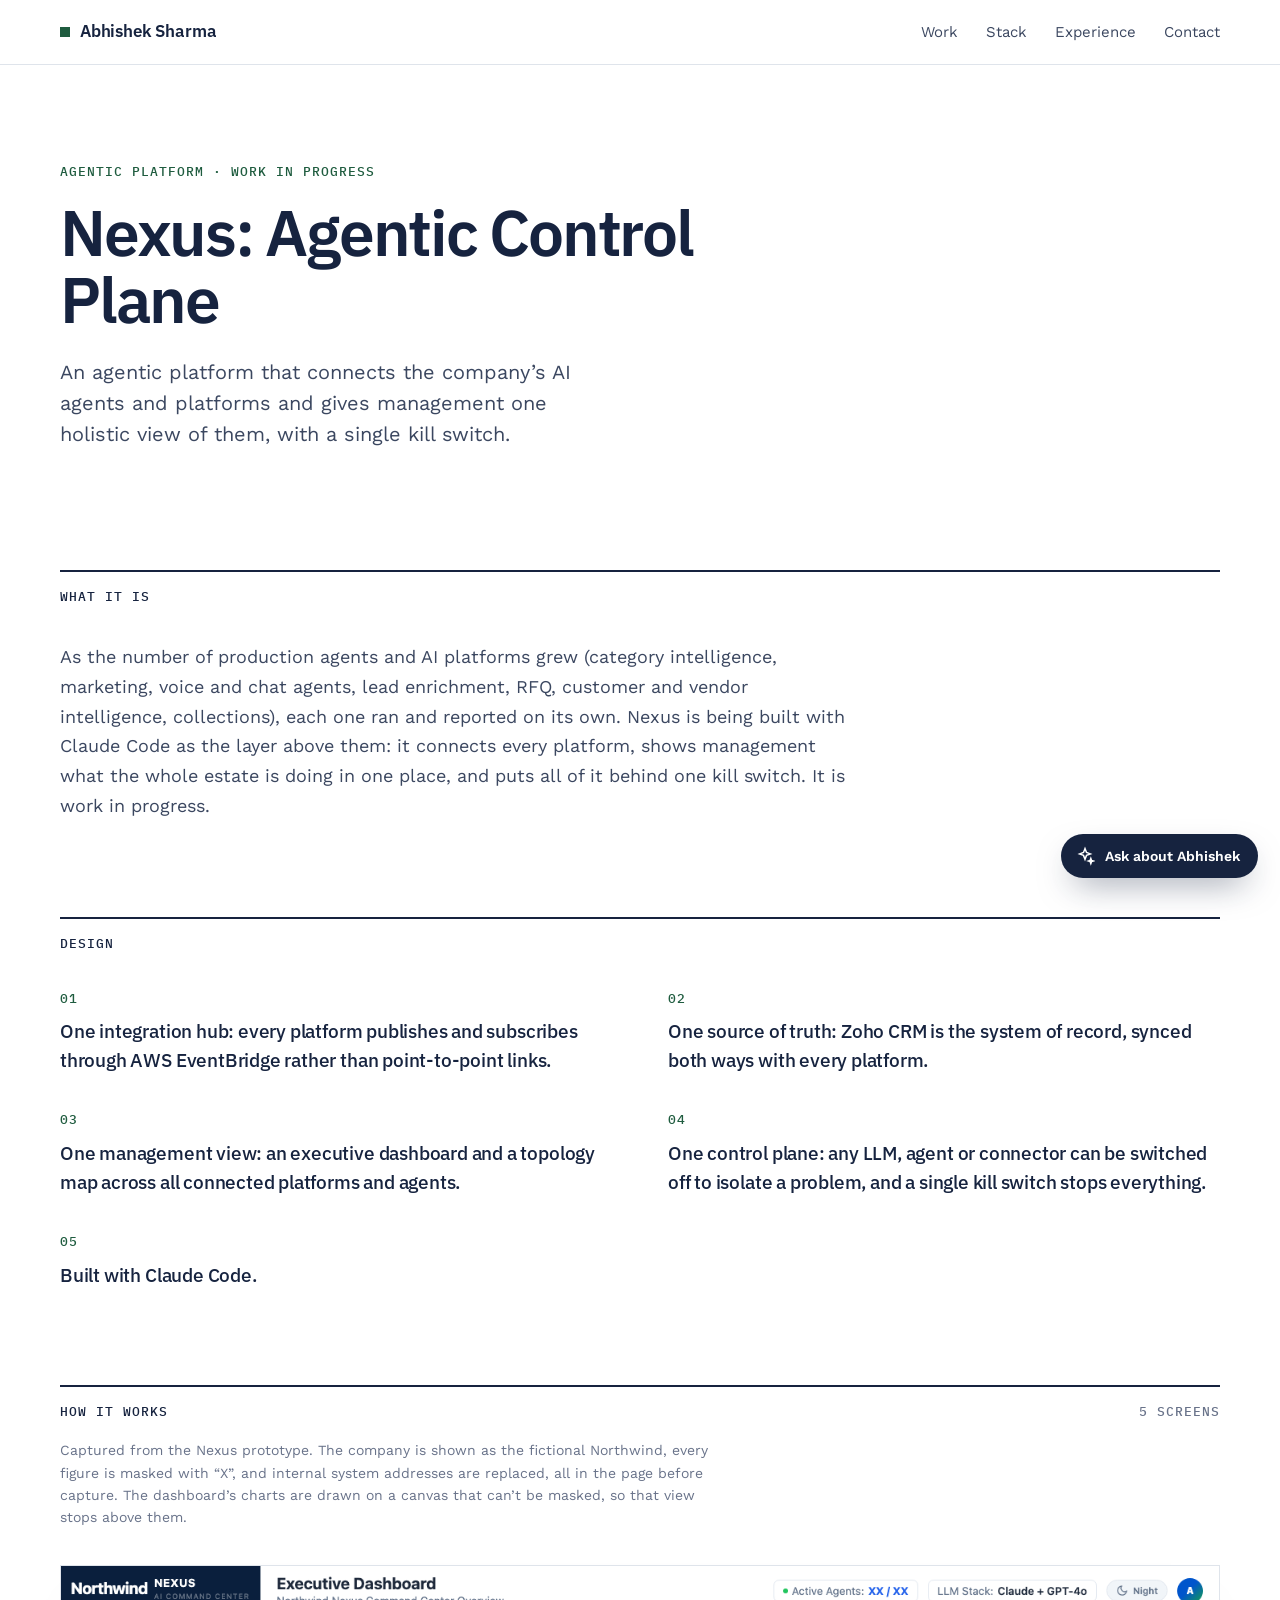
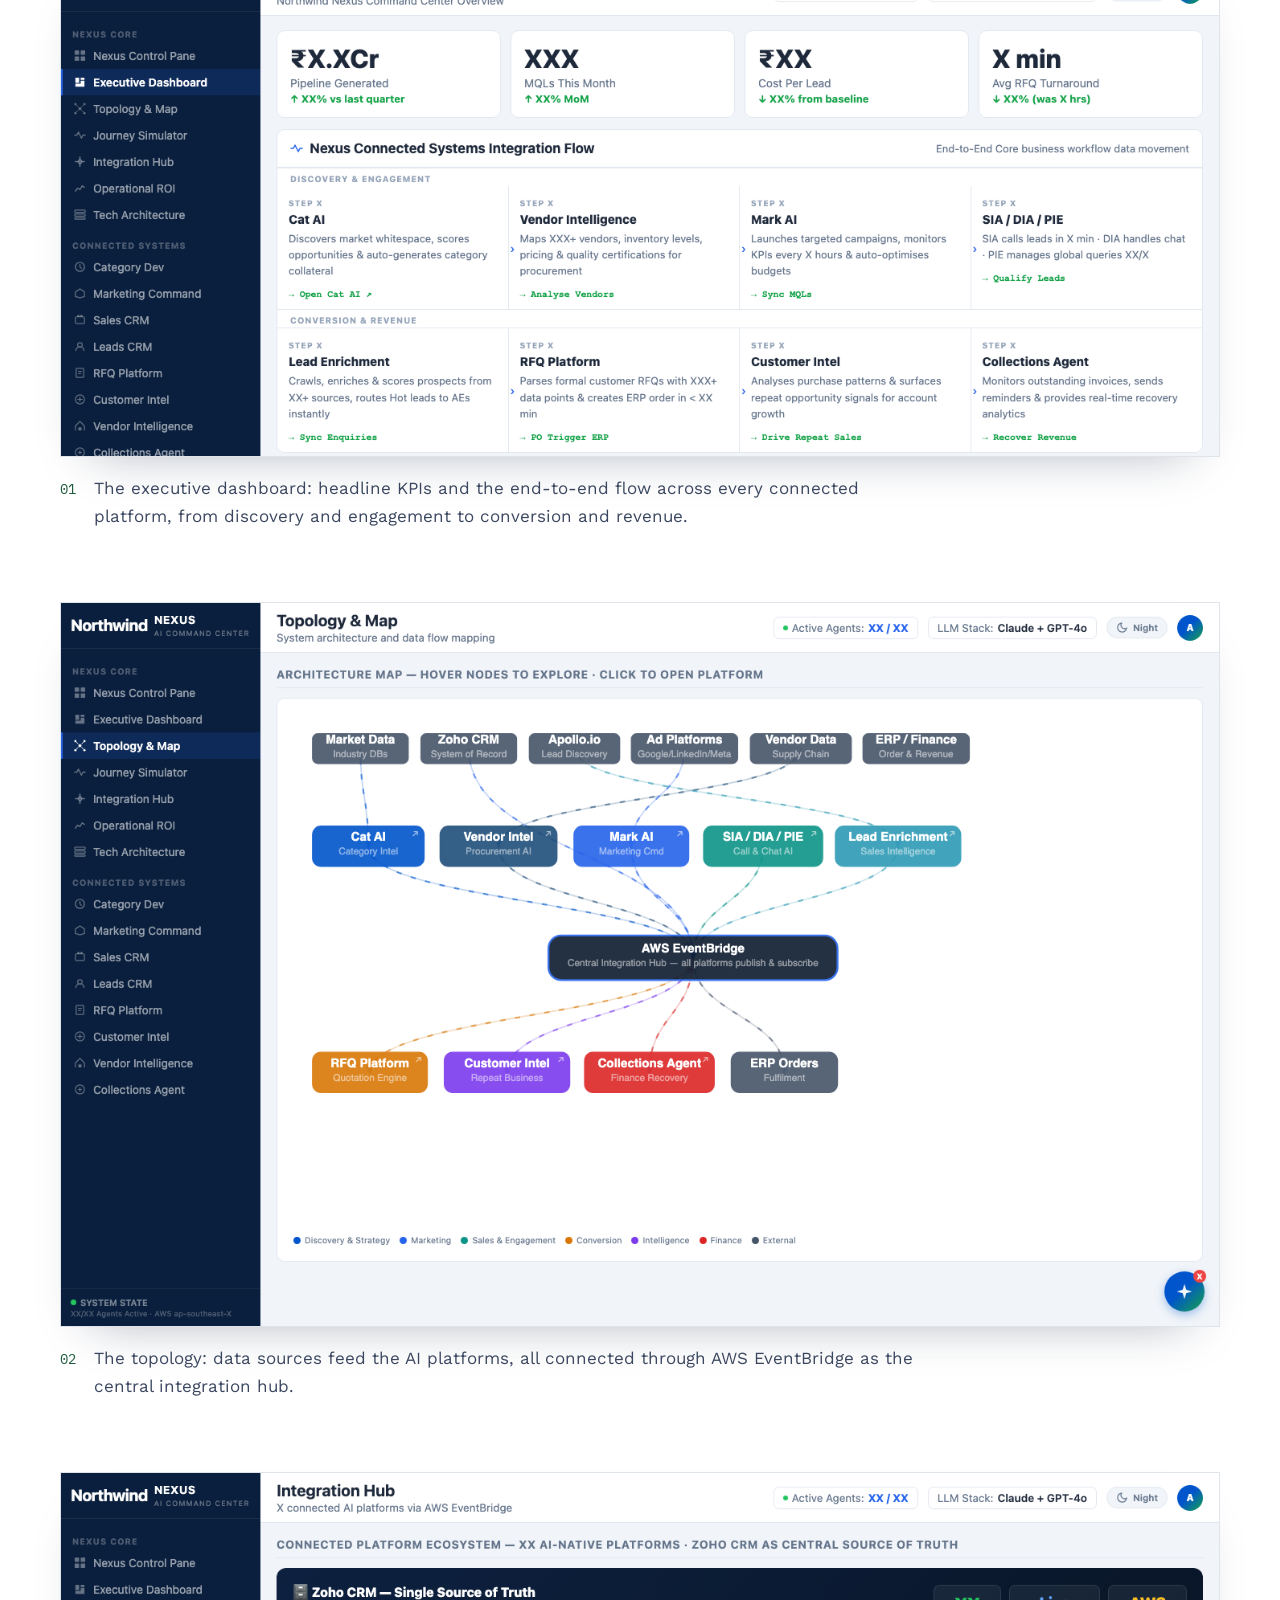
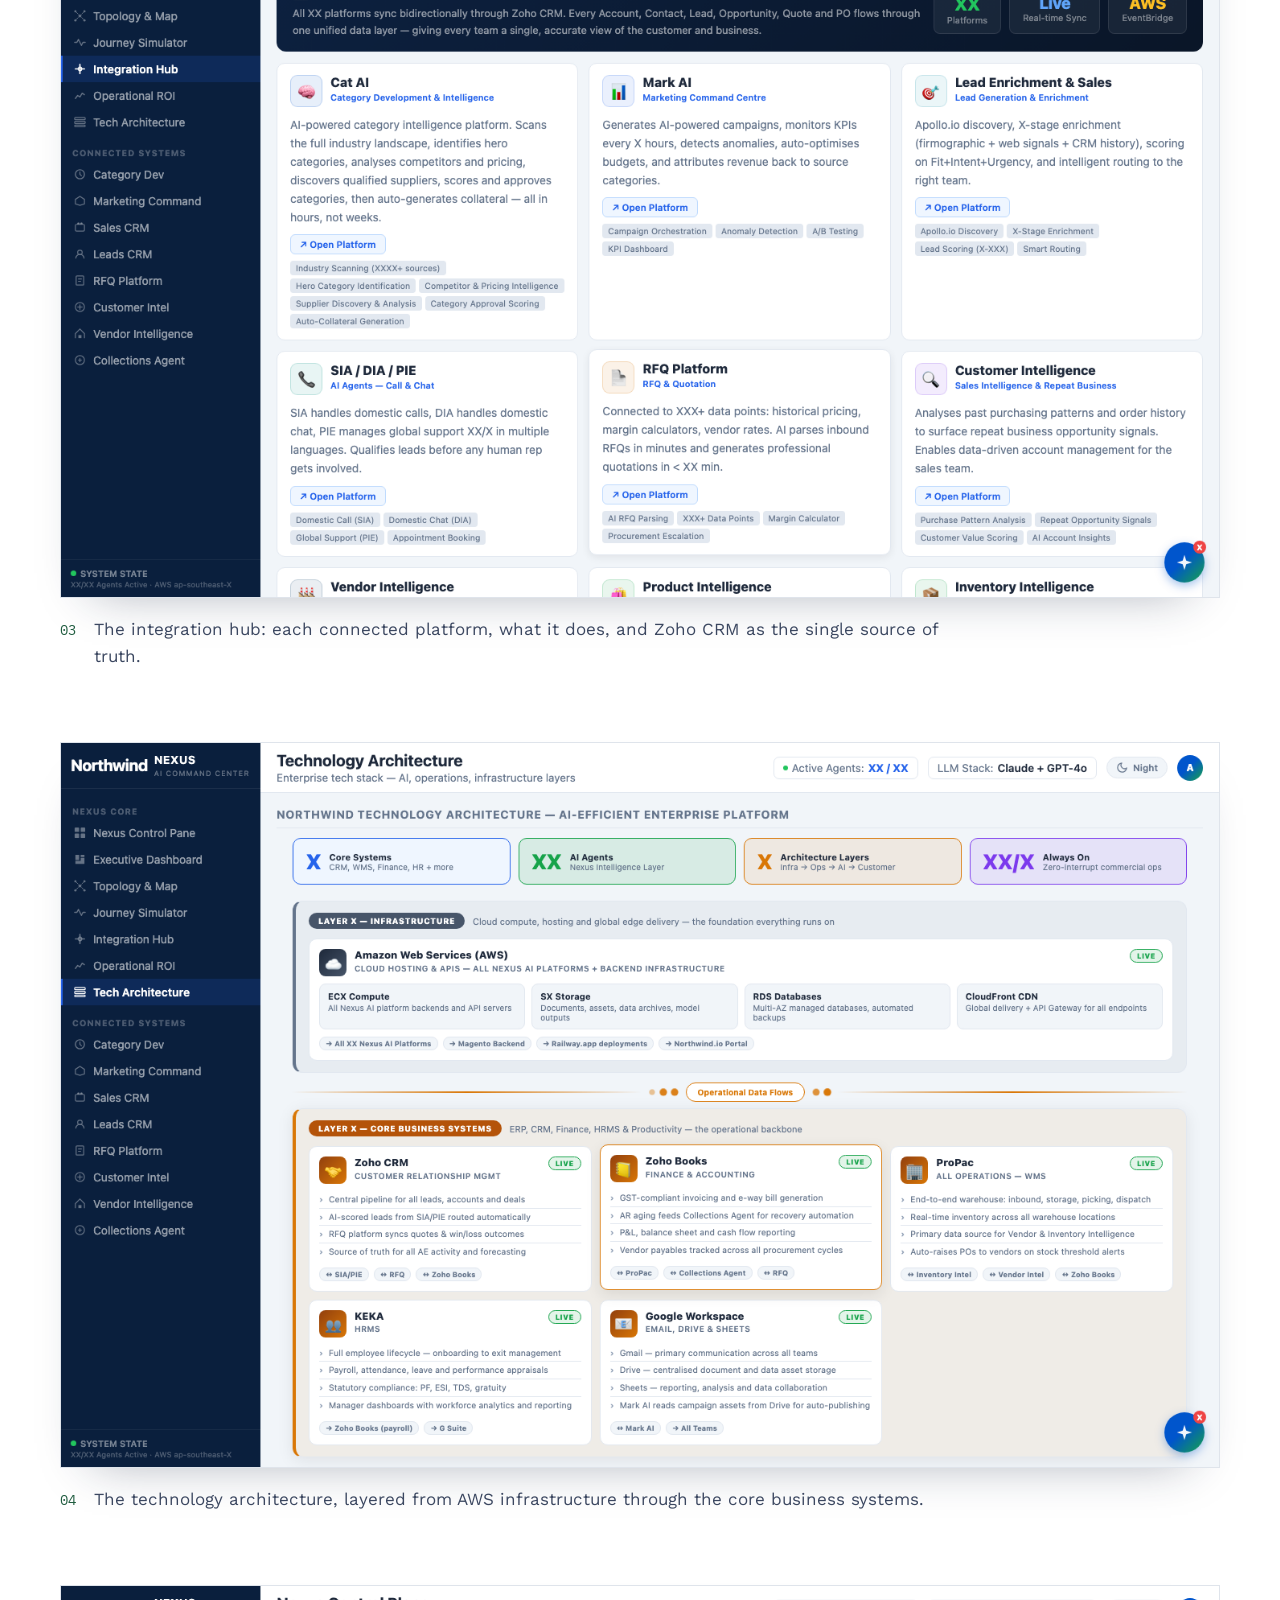
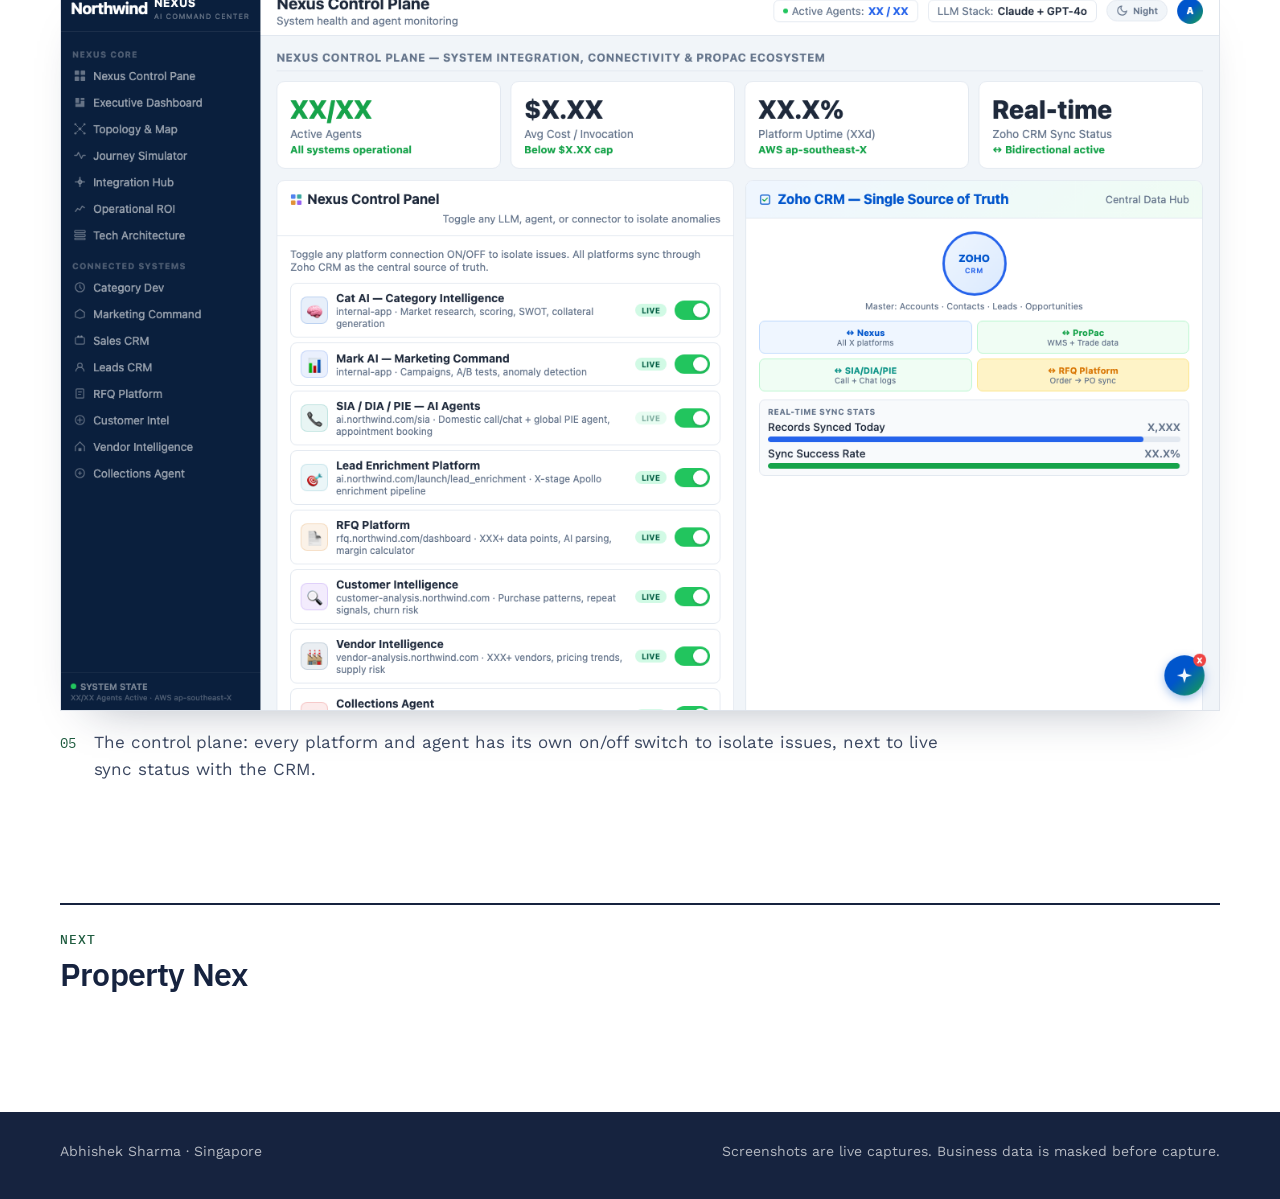
<file: work/nexus.html>
<!doctype html>
<html lang="en">
<head>
<meta charset="utf-8">
<meta name="viewport" content="width=device-width, initial-scale=1">
<title>Nexus: Agentic Control Plane | Abhishek Sharma</title>
<meta name="description" content="Abhishek Sharma, Senior AI Solutions Architect / Forward Deployed Engineer. Platforms architected and shipped.">
<link rel="preconnect" href="https://fonts.googleapis.com">
<link rel="preconnect" href="https://fonts.gstatic.com" crossorigin>
<link href="https://fonts.googleapis.com/css2?family=IBM+Plex+Sans:wght@500;600&family=IBM+Plex+Mono:wght@500&family=Work+Sans:wght@400;500;600&display=swap" rel="stylesheet">
<link rel="stylesheet" href="../style.css">
<script src="../assistant.js" defer></script>
</head>
<body>
<div class="site-head-bar"><header class="site-head wrap">
  <a class="mark" href="../index.html">Abhishek Sharma</a>
  <nav><a href="../index.html#work">Work</a><a href="../index.html#stack">Stack</a><a href="../index.html#experience">Experience</a><a href="../index.html#contact">Contact</a></nav>
</header></div>

<main>
<section class="wrap cs-hero">
  <p class="kicker">Agentic platform · work in progress</p>
  <h1>Nexus: Agentic Control Plane</h1>
  <p class="lede">An agentic platform that connects the company’s AI agents and platforms and gives management one holistic view of them, with a single kill switch.</p>
  
  
</section>

<section class="wrap pair">
  <div class="section-label"><span>What it is</span></div>
  <p class="role">As the number of production agents and AI platforms grew (category intelligence, marketing, voice and chat agents, lead enrichment, RFQ, customer and vendor intelligence, collections), each one ran and reported on its own. Nexus is being built with Claude Code as the layer above them: it connects every platform, shows management what the whole estate is doing in one place, and puts all of it behind one kill switch. It is work in progress.</p>
</section>
<section class="wrap design">
  <div class="section-label"><span>Design</span></div>
  <ol class="reasons"><li>One integration hub: every platform publishes and subscribes through AWS EventBridge rather than point-to-point links.</li><li>One source of truth: Zoho CRM is the system of record, synced both ways with every platform.</li><li>One management view: an executive dashboard and a topology map across all connected platforms and agents.</li><li>One control plane: any LLM, agent or connector can be switched off to isolate a problem, and a single kill switch stops everything.</li><li>Built with Claude Code.</li></ol>
</section>

<section class="wrap flow">
  <div class="section-label"><span>How it works</span><span class="count">5 screens</span></div>
  <p class="mask-note">Captured from the Nexus prototype. The company is shown as the fictional Northwind, every figure is masked with “X”, and internal system addresses are replaced, all in the page before capture. The dashboard’s charts are drawn on a canvas that can’t be masked, so that view stops above them.</p>
  <ol class="shots">
    <li>
      <figure>
        <a href="../img/nexus/01-executive-dashboard.png" class="shot"><img src="../img/nexus/01-executive-dashboard.png" alt="The executive dashboard: headline KPIs and the end-to-end flow across every connected platform, from discovery and engagement to conversion and revenue." loading="eager"></a>
        <figcaption><span class="step">01</span>The executive dashboard: headline KPIs and the end-to-end flow across every connected platform, from discovery and engagement to conversion and revenue.</figcaption>
      </figure>
    </li>
    <li>
      <figure>
        <a href="../img/nexus/02-agent-topology-map.png" class="shot"><img src="../img/nexus/02-agent-topology-map.png" alt="The topology: data sources feed the AI platforms, all connected through AWS EventBridge as the central integration hub." loading="lazy"></a>
        <figcaption><span class="step">02</span>The topology: data sources feed the AI platforms, all connected through AWS EventBridge as the central integration hub.</figcaption>
      </figure>
    </li>
    <li>
      <figure>
        <a href="../img/nexus/03-integration-hub.png" class="shot"><img src="../img/nexus/03-integration-hub.png" alt="The integration hub: each connected platform, what it does, and Zoho CRM as the single source of truth." loading="lazy"></a>
        <figcaption><span class="step">03</span>The integration hub: each connected platform, what it does, and Zoho CRM as the single source of truth.</figcaption>
      </figure>
    </li>
    <li>
      <figure>
        <a href="../img/nexus/04-tech-architecture.png" class="shot"><img src="../img/nexus/04-tech-architecture.png" alt="The technology architecture, layered from AWS infrastructure through the core business systems." loading="lazy"></a>
        <figcaption><span class="step">04</span>The technology architecture, layered from AWS infrastructure through the core business systems.</figcaption>
      </figure>
    </li>
    <li>
      <figure>
        <a href="../img/nexus/05-control-panel.png" class="shot"><img src="../img/nexus/05-control-panel.png" alt="The control plane: every platform and agent has its own on/off switch to isolate issues, next to live sync status with the CRM." loading="lazy"></a>
        <figcaption><span class="step">05</span>The control plane: every platform and agent has its own on/off switch to isolate issues, next to live sync status with the CRM.</figcaption>
      </figure>
    </li>
  </ol>
</section>
<nav class="wrap next"><a href="property-nex.html"><span>Next</span>Property Nex</a></nav>
</main>
<div class="site-foot-bar"><footer class="site-foot wrap"><span>Abhishek Sharma · Singapore</span><span>Screenshots are live captures. Business data is masked before capture.</span></footer></div>
</body>
</html>
</file>
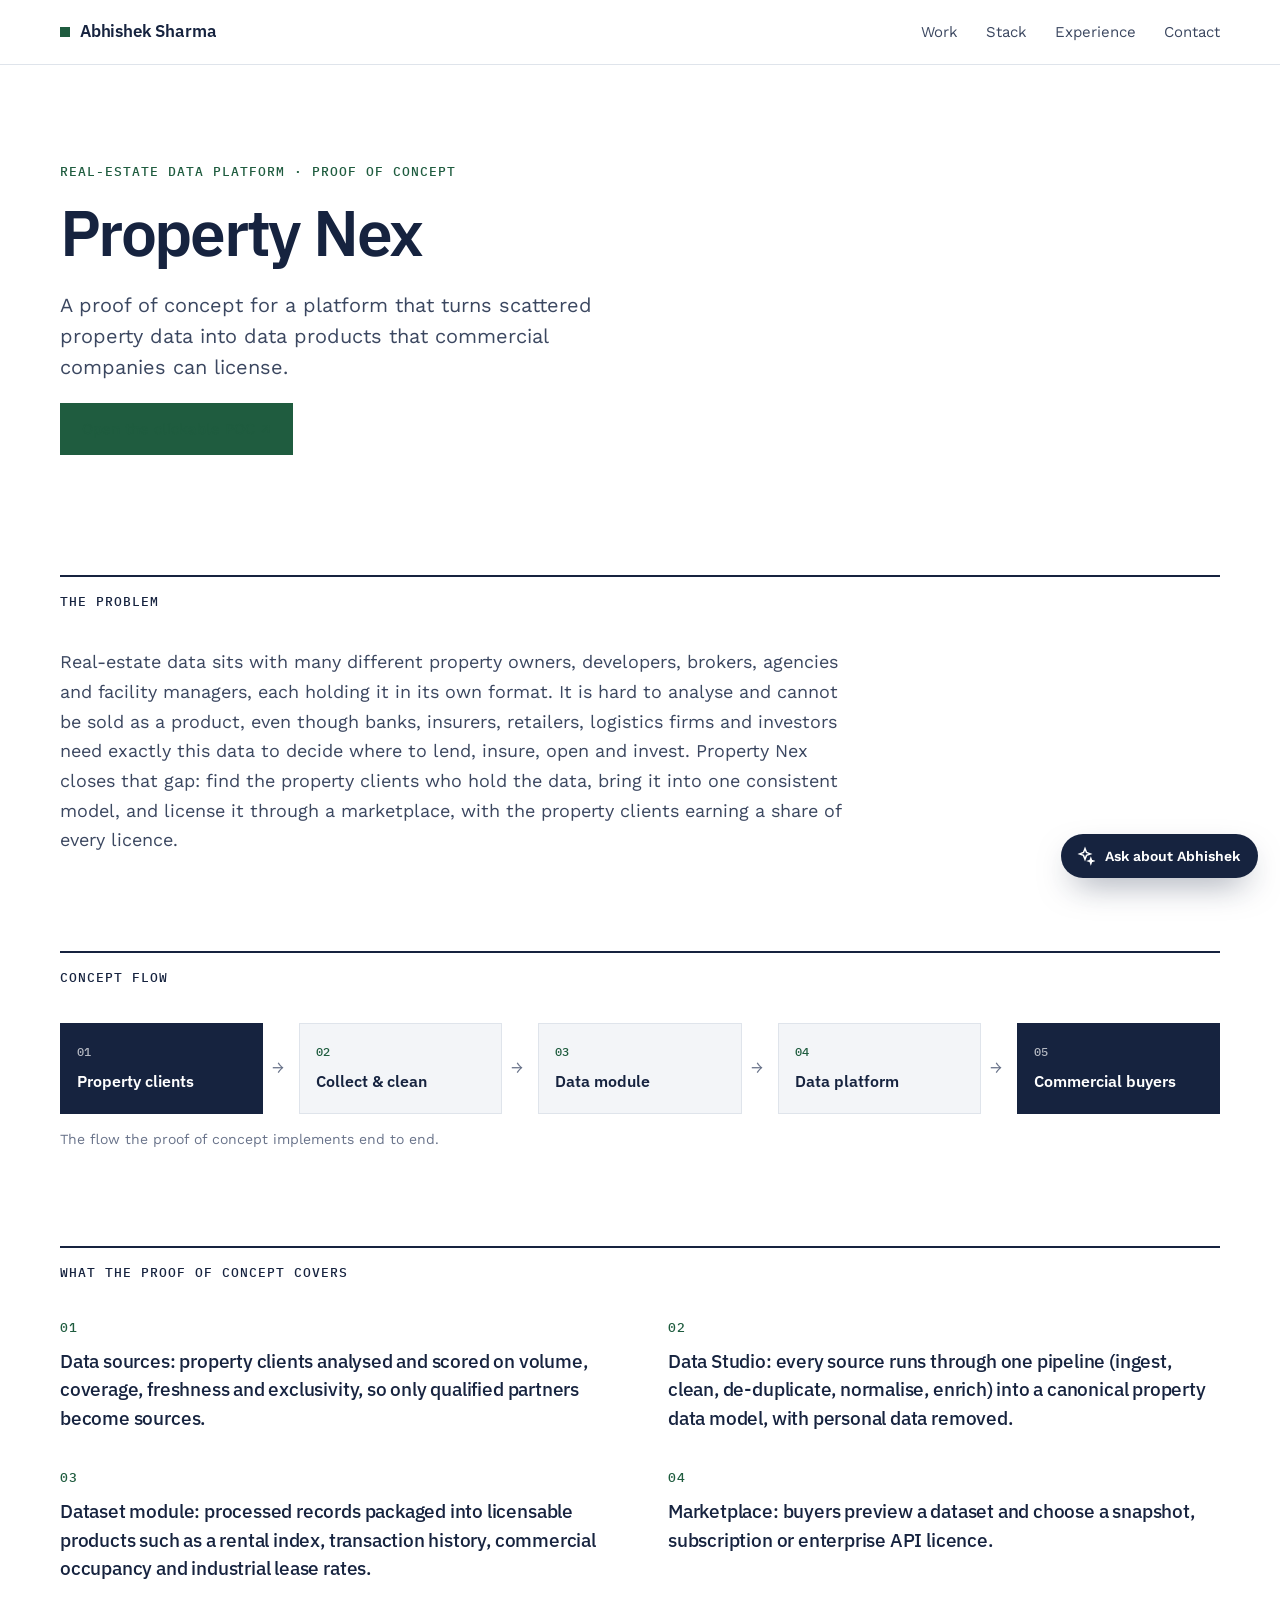
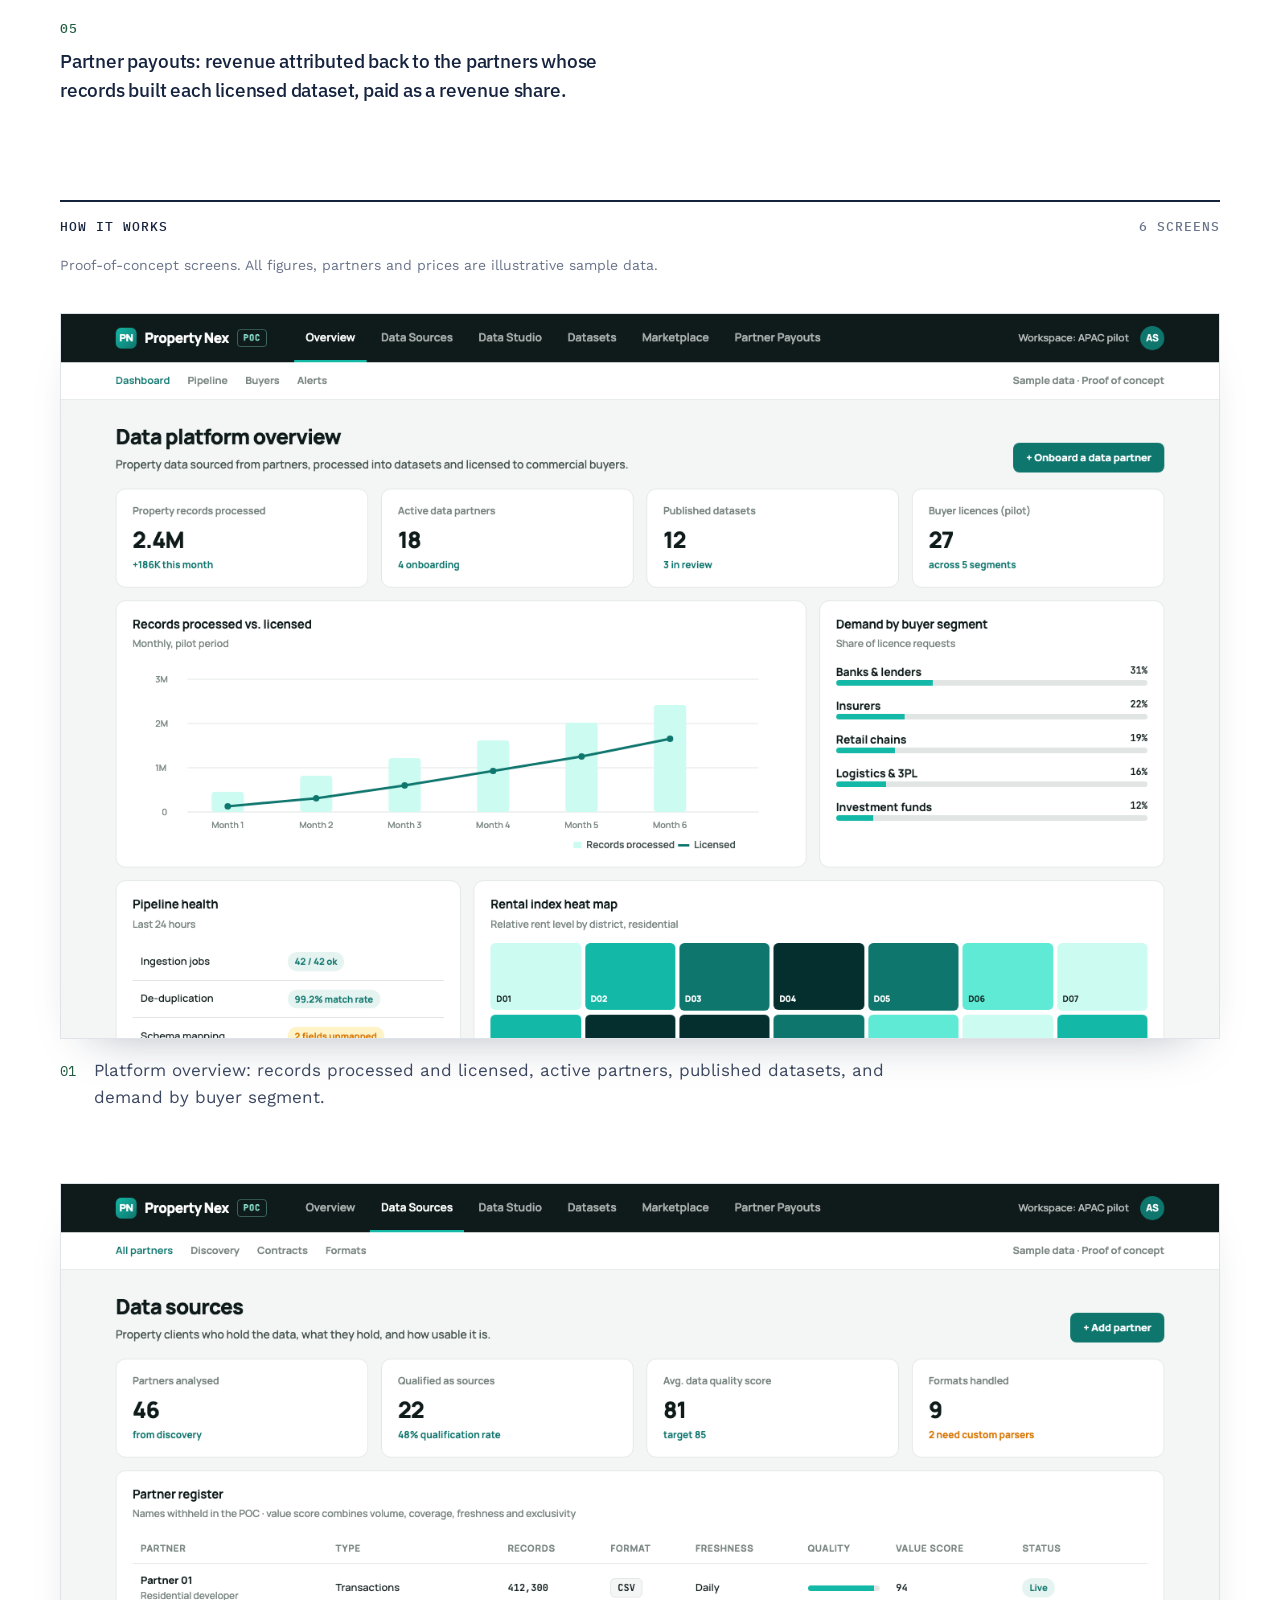
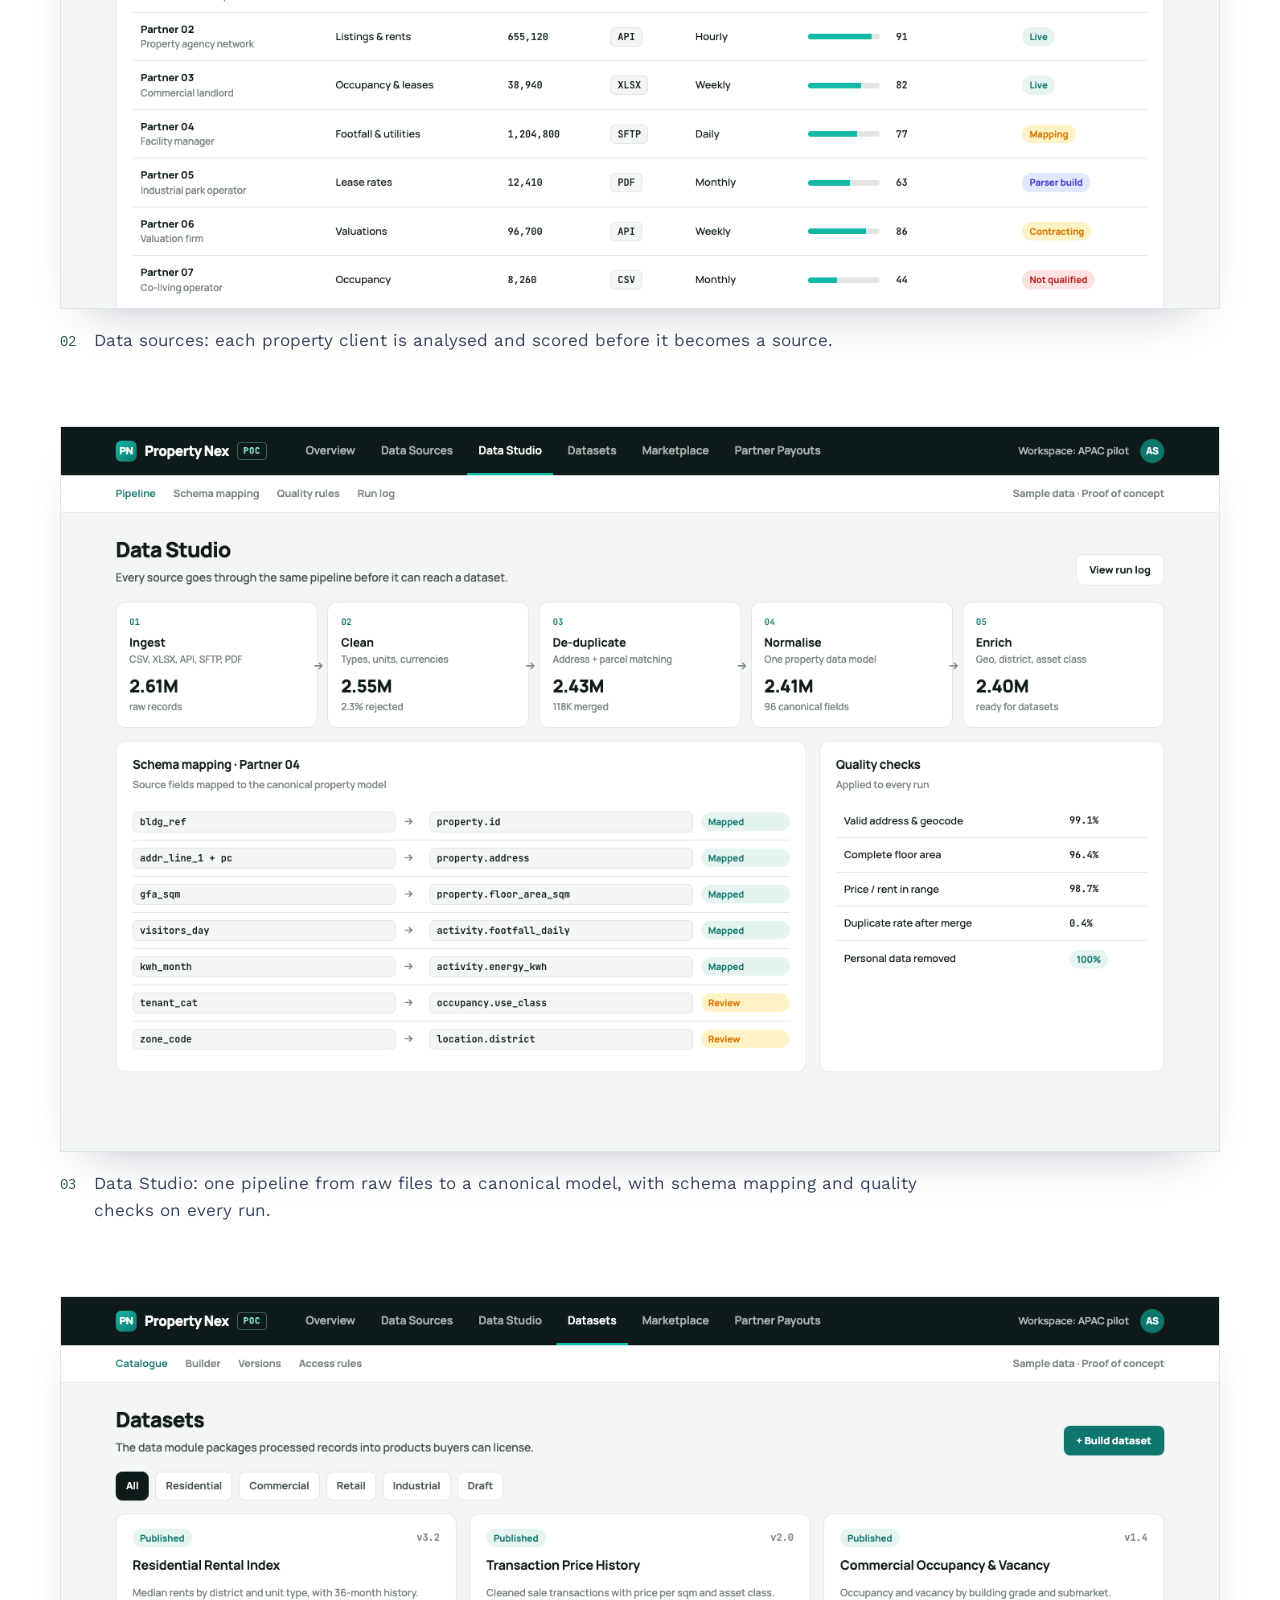
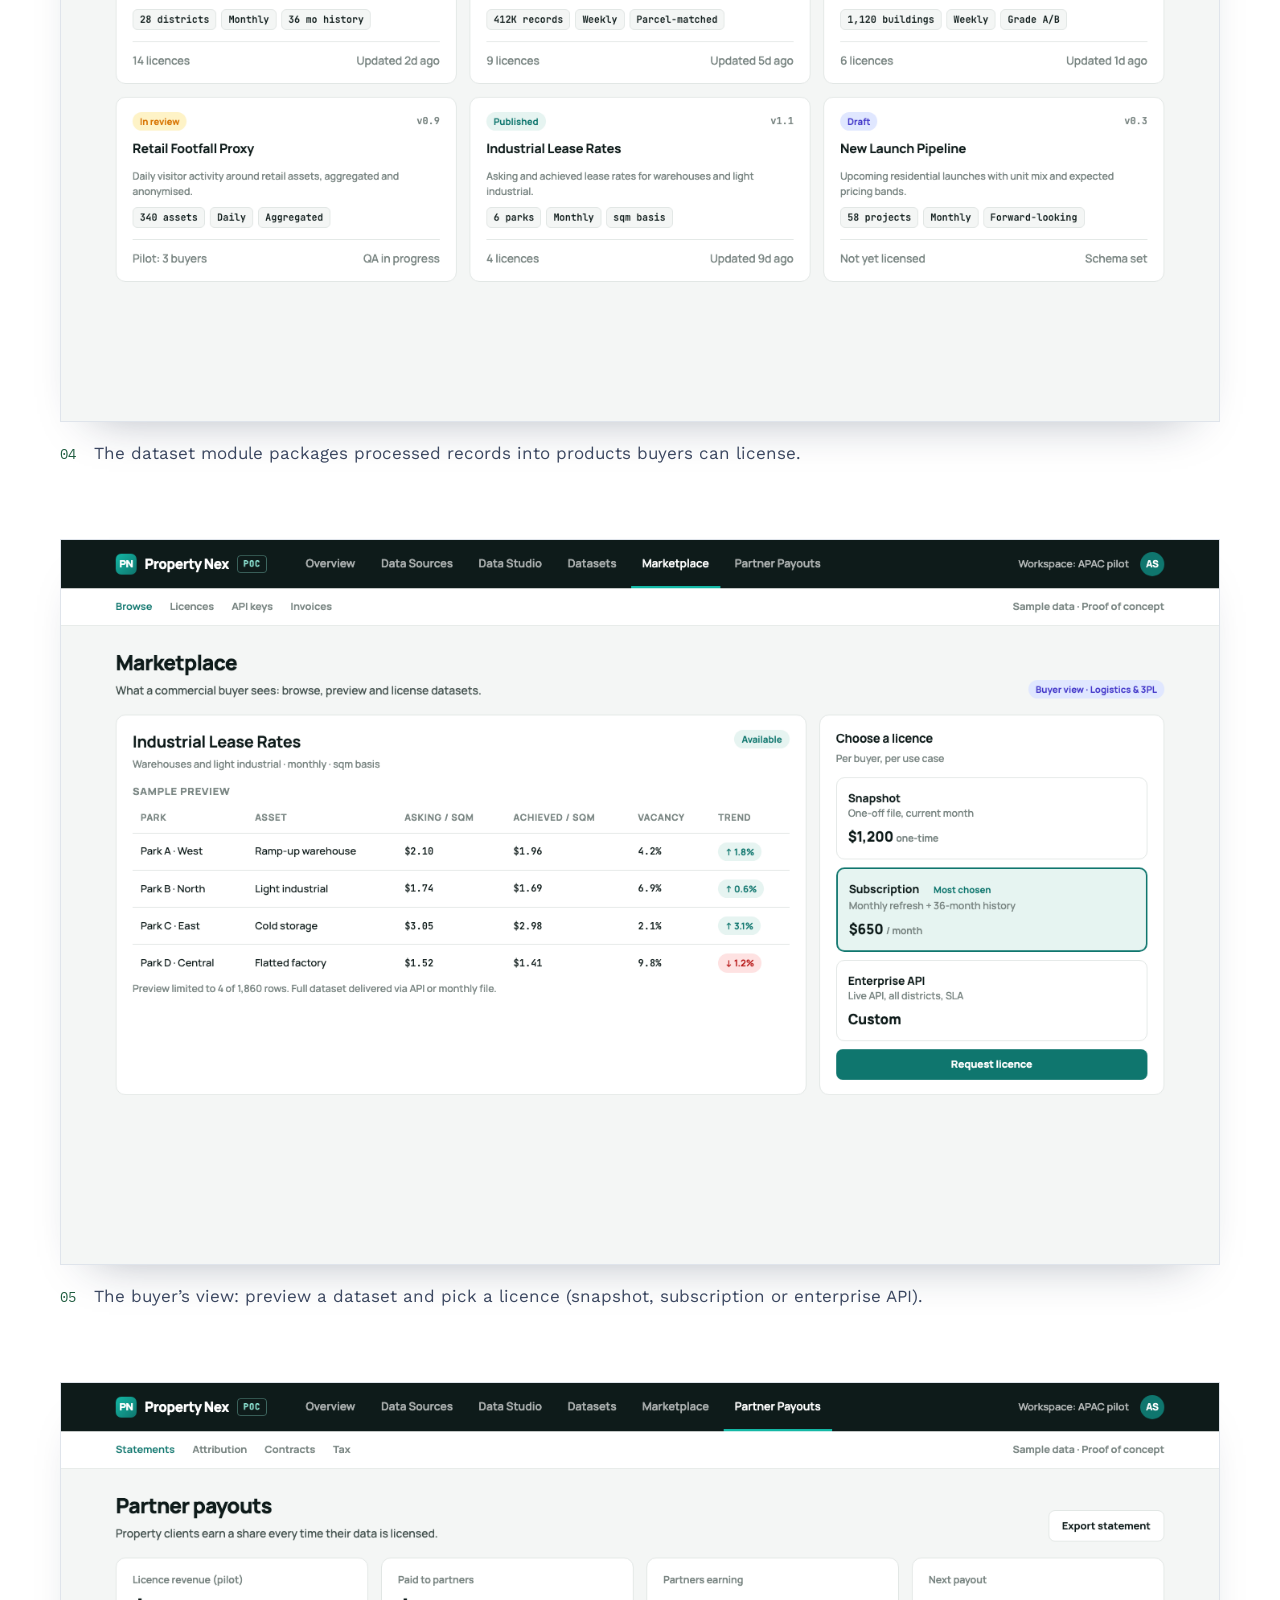
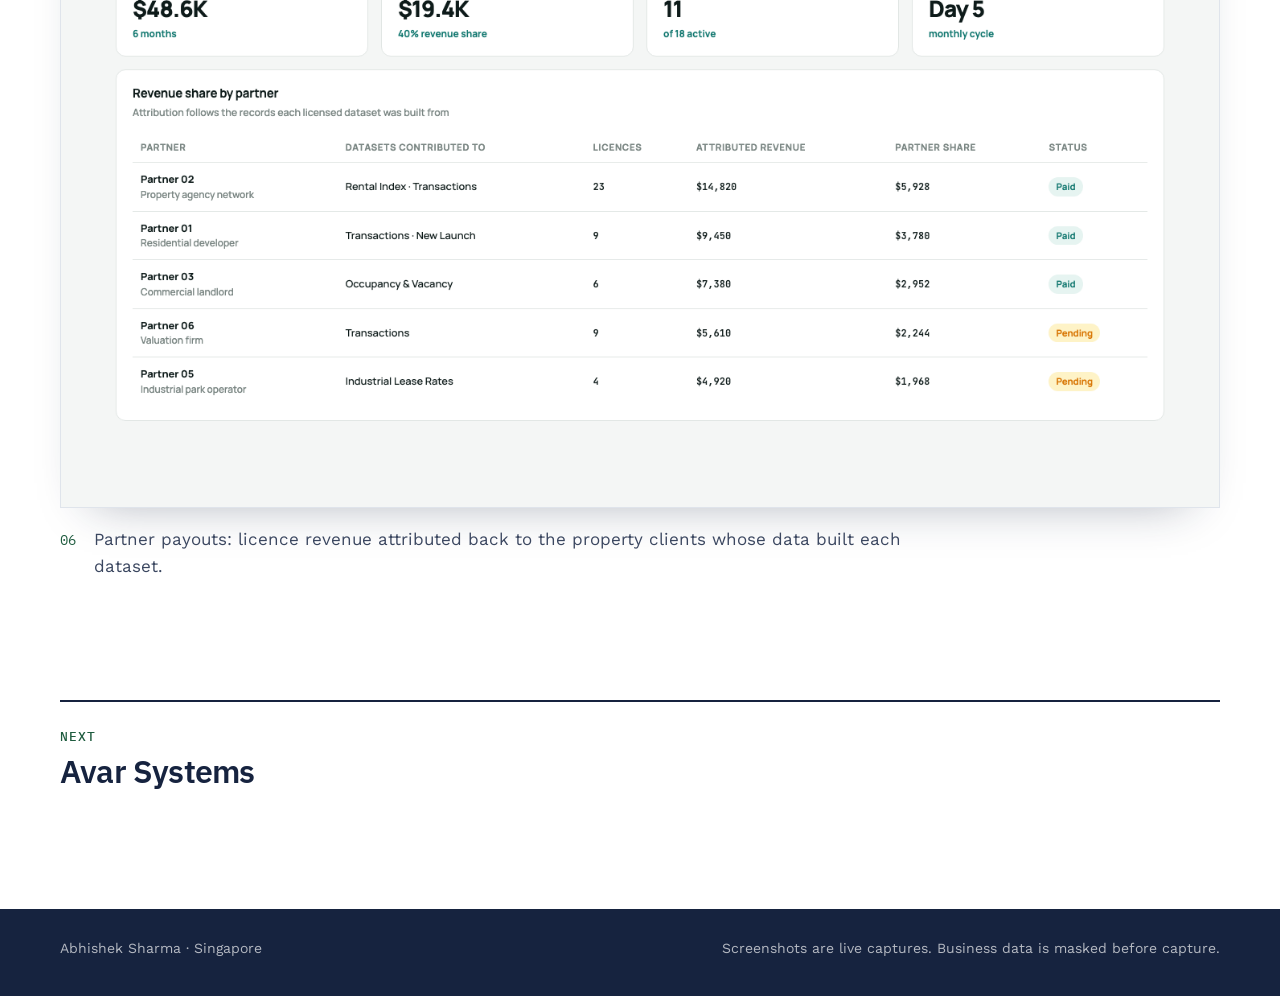
<file: work/property-nex.html>
<!doctype html>
<html lang="en">
<head>
<meta charset="utf-8">
<meta name="viewport" content="width=device-width, initial-scale=1">
<title>Property Nex | Abhishek Sharma</title>
<meta name="description" content="Abhishek Sharma, Senior AI Solutions Architect / Forward Deployed Engineer. Platforms architected and shipped.">
<link rel="preconnect" href="https://fonts.googleapis.com">
<link rel="preconnect" href="https://fonts.gstatic.com" crossorigin>
<link href="https://fonts.googleapis.com/css2?family=IBM+Plex+Sans:wght@500;600&family=IBM+Plex+Mono:wght@500&family=Work+Sans:wght@400;500;600&display=swap" rel="stylesheet">
<link rel="stylesheet" href="../style.css">
<script src="../assistant.js" defer></script>
</head>
<body>
<div class="site-head-bar"><header class="site-head wrap">
  <a class="mark" href="../index.html">Abhishek Sharma</a>
  <nav><a href="../index.html#work">Work</a><a href="../index.html#stack">Stack</a><a href="../index.html#experience">Experience</a><a href="../index.html#contact">Contact</a></nav>
</header></div>

<main>
<section class="wrap cs-hero">
  <p class="kicker">Real-estate data platform · proof of concept</p>
  <h1>Property Nex</h1>
  <p class="lede">A proof of concept for a platform that turns scattered property data into data products that commercial companies can license.</p>
  
  <p class="visit"><a class="btn" href="../poc/property-nex/index.html">Open the clickable POC ↗</a></p>
</section>

<section class="wrap pair">
  <div class="section-label"><span>The problem</span></div>
  <p class="role">Real-estate data sits with many different property owners, developers, brokers, agencies and facility managers, each holding it in its own format. It is hard to analyse and cannot be sold as a product, even though banks, insurers, retailers, logistics firms and investors need exactly this data to decide where to lend, insure, open and invest. Property Nex closes that gap: find the property clients who hold the data, bring it into one consistent model, and license it through a marketplace, with the property clients earning a share of every licence.</p>
</section>
<section class="wrap concept">
  <div class="section-label"><span>Concept flow</span></div>
  <ol class="flowline"><li>Property clients</li><li>Collect &amp; clean</li><li>Data module</li><li>Data platform</li><li>Commercial buyers</li></ol>
  <p class="mask-note" style="margin-top:14px">The flow the proof of concept implements end to end.</p>
</section>
<section class="wrap design">
  <div class="section-label"><span>What the proof of concept covers</span></div>
  <ol class="reasons"><li>Data sources: property clients analysed and scored on volume, coverage, freshness and exclusivity, so only qualified partners become sources.</li><li>Data Studio: every source runs through one pipeline (ingest, clean, de-duplicate, normalise, enrich) into a canonical property data model, with personal data removed.</li><li>Dataset module: processed records packaged into licensable products such as a rental index, transaction history, commercial occupancy and industrial lease rates.</li><li>Marketplace: buyers preview a dataset and choose a snapshot, subscription or enterprise API licence.</li><li>Partner payouts: revenue attributed back to the partners whose records built each licensed dataset, paid as a revenue share.</li></ol>
</section>

<section class="wrap flow">
  <div class="section-label"><span>How it works</span><span class="count">6 screens</span></div>
  <p class="mask-note">Proof-of-concept screens. All figures, partners and prices are illustrative sample data.</p>
  <ol class="shots">
    <li>
      <figure>
        <a href="../img/property-nex/01-platform-overview.png" class="shot"><img src="../img/property-nex/01-platform-overview.png" alt="Platform overview: records processed and licensed, active partners, published datasets, and demand by buyer segment." loading="eager"></a>
        <figcaption><span class="step">01</span>Platform overview: records processed and licensed, active partners, published datasets, and demand by buyer segment.</figcaption>
      </figure>
    </li>
    <li>
      <figure>
        <a href="../img/property-nex/02-data-sources-partner-analysis.png" class="shot"><img src="../img/property-nex/02-data-sources-partner-analysis.png" alt="Data sources: each property client is analysed and scored before it becomes a source." loading="lazy"></a>
        <figcaption><span class="step">02</span>Data sources: each property client is analysed and scored before it becomes a source.</figcaption>
      </figure>
    </li>
    <li>
      <figure>
        <a href="../img/property-nex/03-data-studio-pipeline.png" class="shot"><img src="../img/property-nex/03-data-studio-pipeline.png" alt="Data Studio: one pipeline from raw files to a canonical model, with schema mapping and quality checks on every run." loading="lazy"></a>
        <figcaption><span class="step">03</span>Data Studio: one pipeline from raw files to a canonical model, with schema mapping and quality checks on every run.</figcaption>
      </figure>
    </li>
    <li>
      <figure>
        <a href="../img/property-nex/04-dataset-module.png" class="shot"><img src="../img/property-nex/04-dataset-module.png" alt="The dataset module packages processed records into products buyers can license." loading="lazy"></a>
        <figcaption><span class="step">04</span>The dataset module packages processed records into products buyers can license.</figcaption>
      </figure>
    </li>
    <li>
      <figure>
        <a href="../img/property-nex/05-buyer-marketplace.png" class="shot"><img src="../img/property-nex/05-buyer-marketplace.png" alt="The buyer’s view: preview a dataset and pick a licence (snapshot, subscription or enterprise API)." loading="lazy"></a>
        <figcaption><span class="step">05</span>The buyer’s view: preview a dataset and pick a licence (snapshot, subscription or enterprise API).</figcaption>
      </figure>
    </li>
    <li>
      <figure>
        <a href="../img/property-nex/06-partner-revenue-share.png" class="shot"><img src="../img/property-nex/06-partner-revenue-share.png" alt="Partner payouts: licence revenue attributed back to the property clients whose data built each dataset." loading="lazy"></a>
        <figcaption><span class="step">06</span>Partner payouts: licence revenue attributed back to the property clients whose data built each dataset.</figcaption>
      </figure>
    </li>
  </ol>
</section>
<nav class="wrap next"><a href="avar-systems.html"><span>Next</span>Avar Systems</a></nav>
</main>
<div class="site-foot-bar"><footer class="site-foot wrap"><span>Abhishek Sharma · Singapore</span><span>Screenshots are live captures. Business data is masked before capture.</span></footer></div>
</body>
</html>
</file>
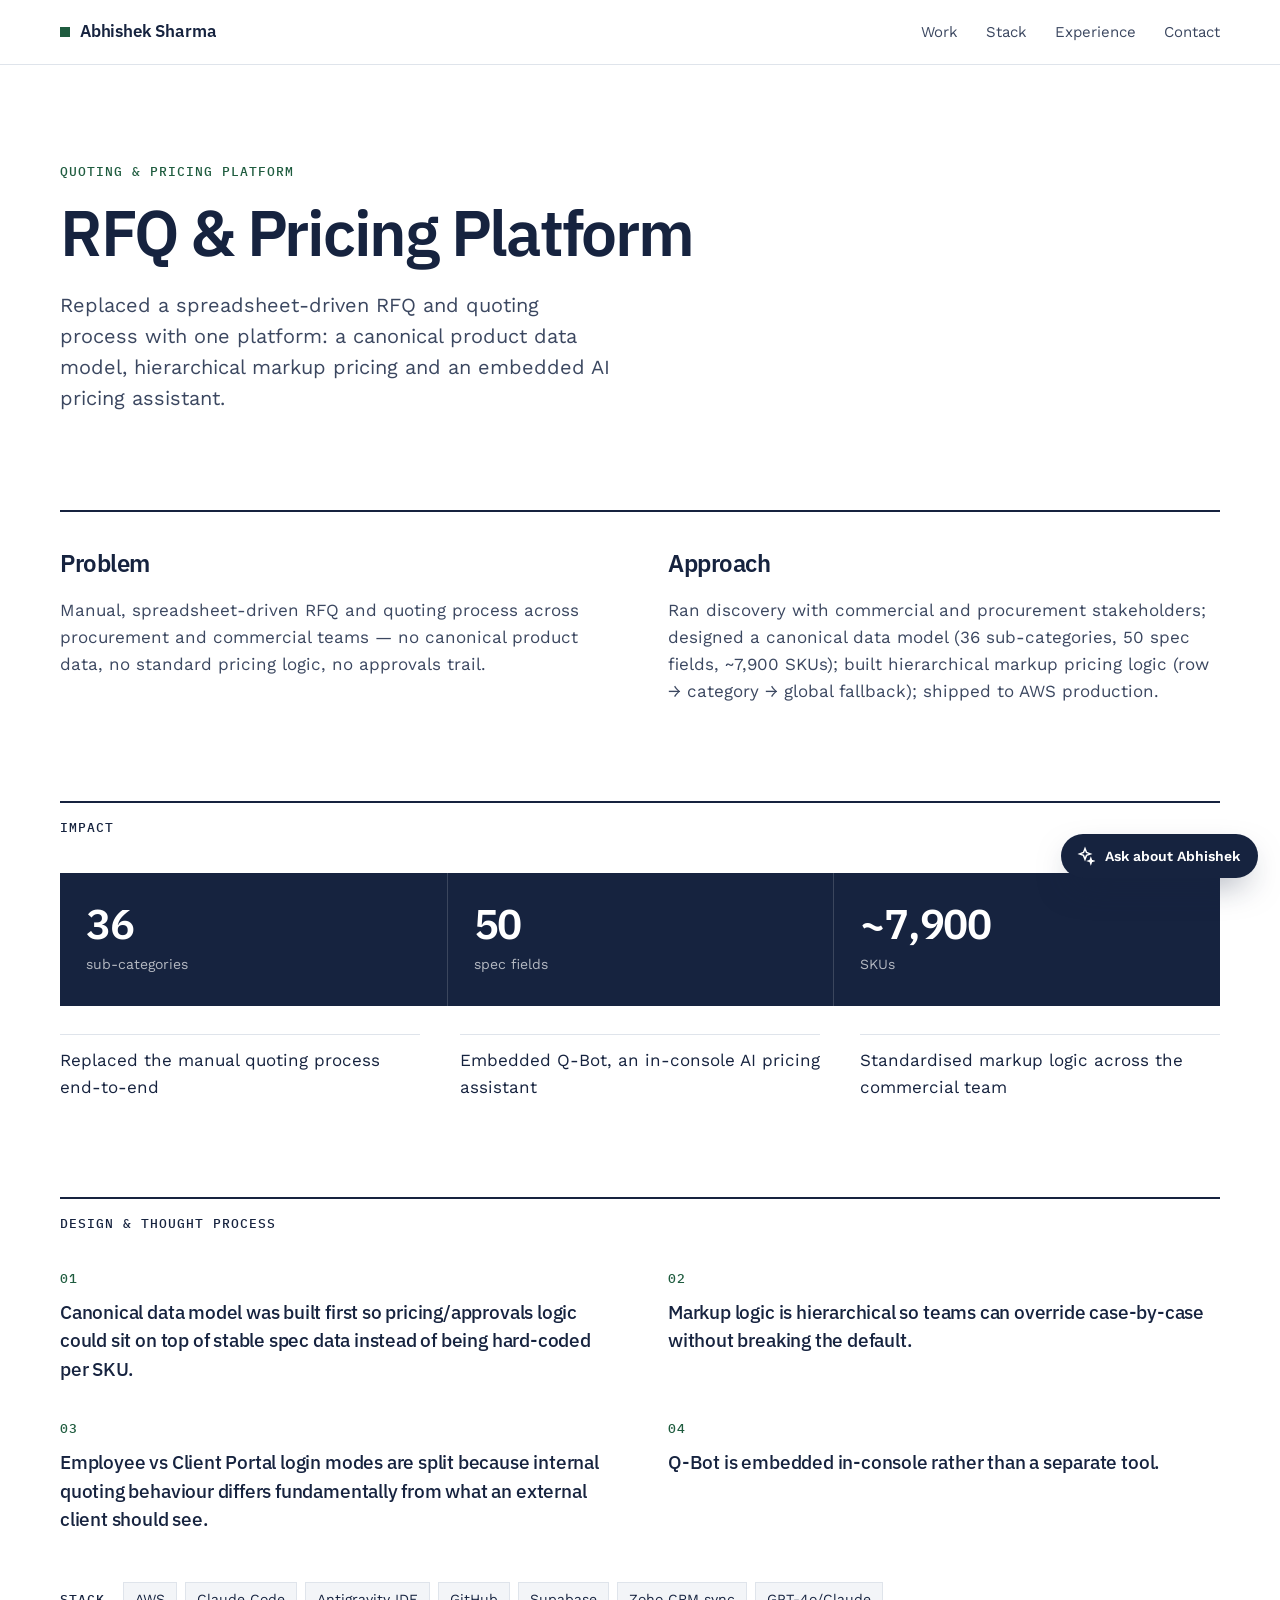
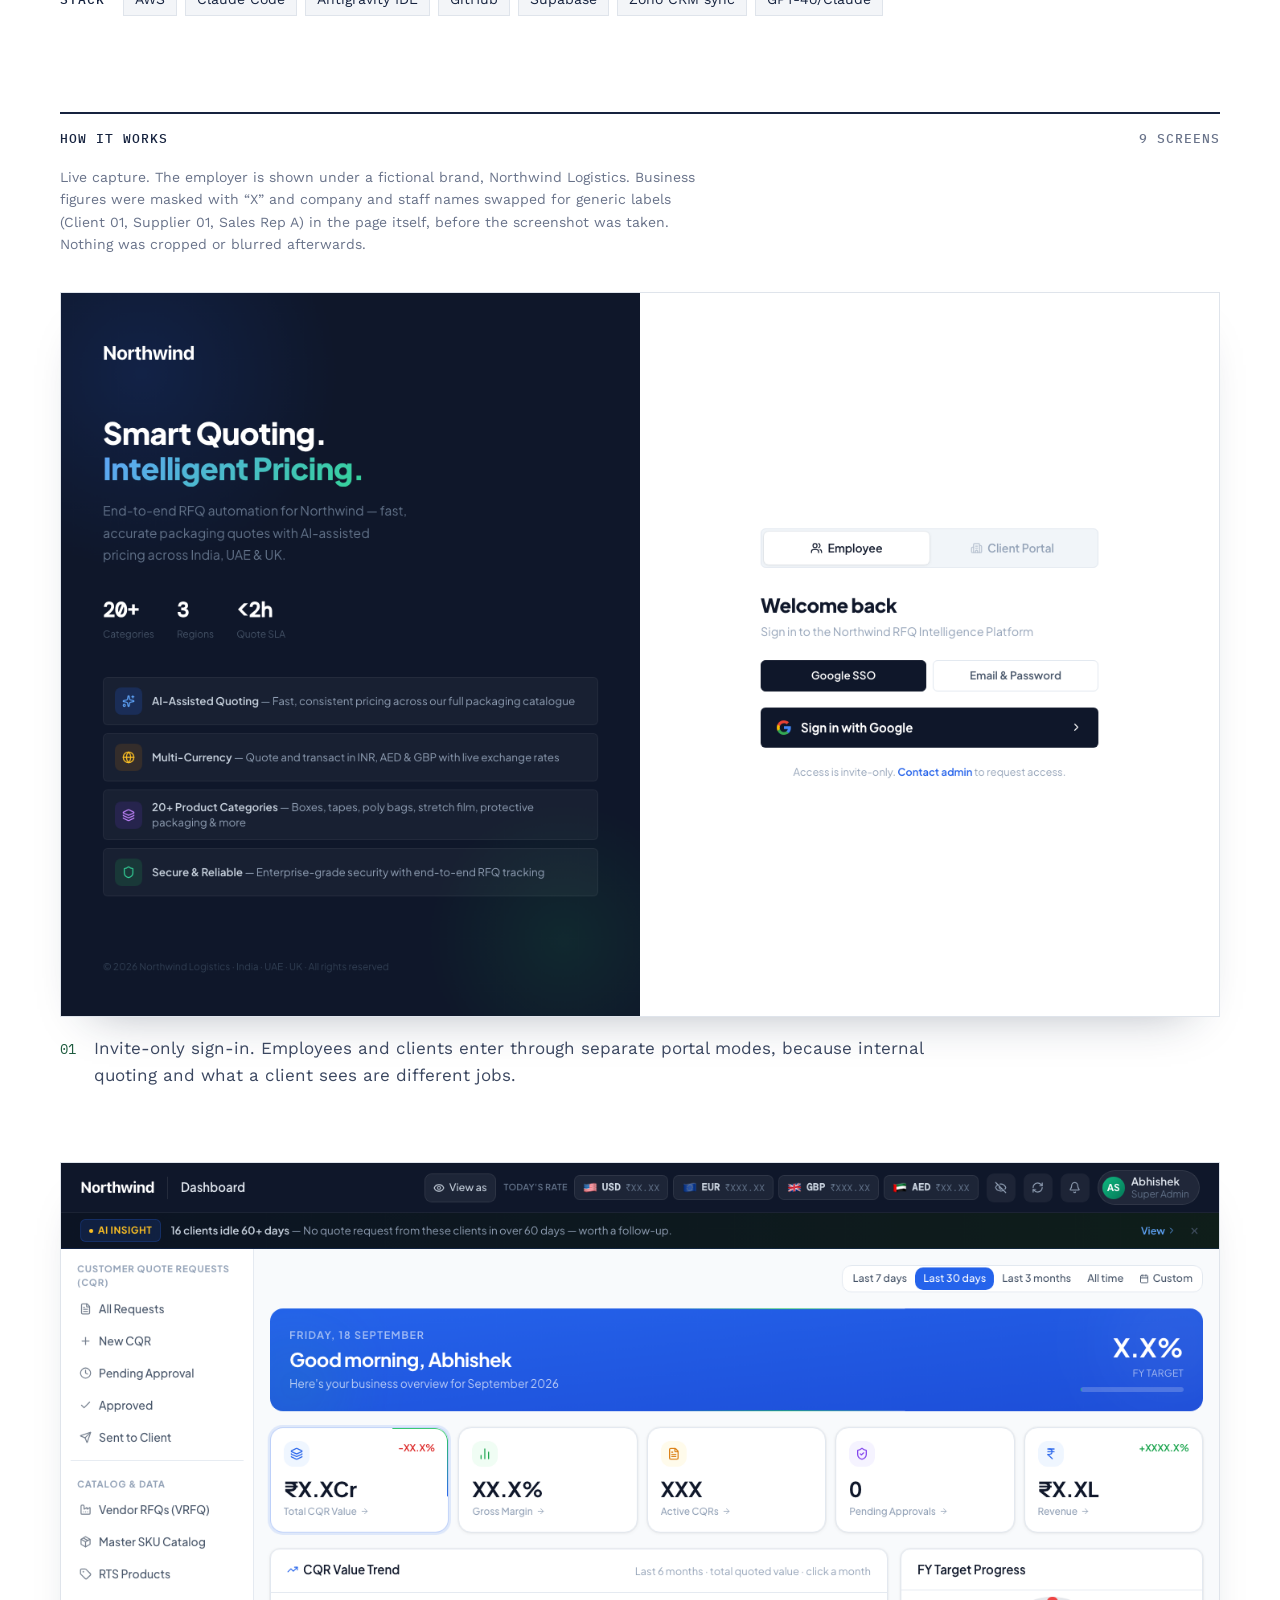
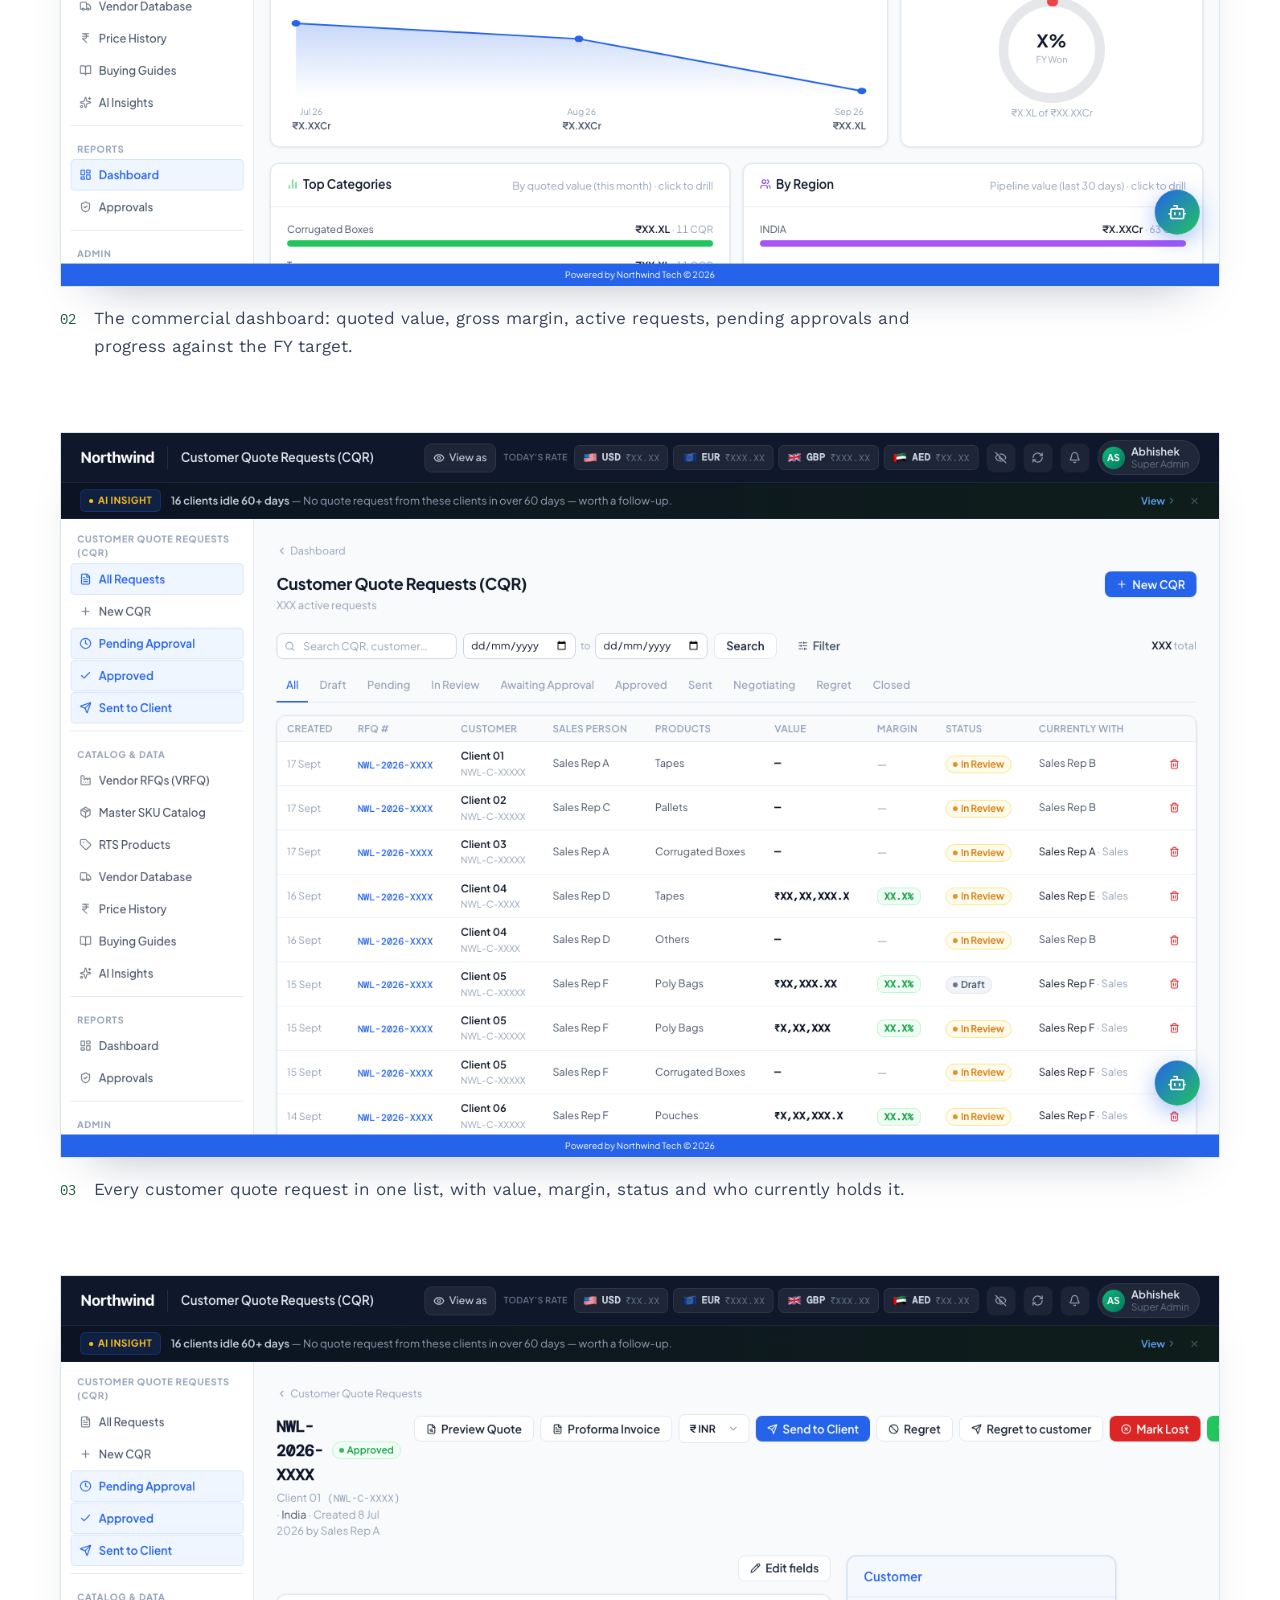
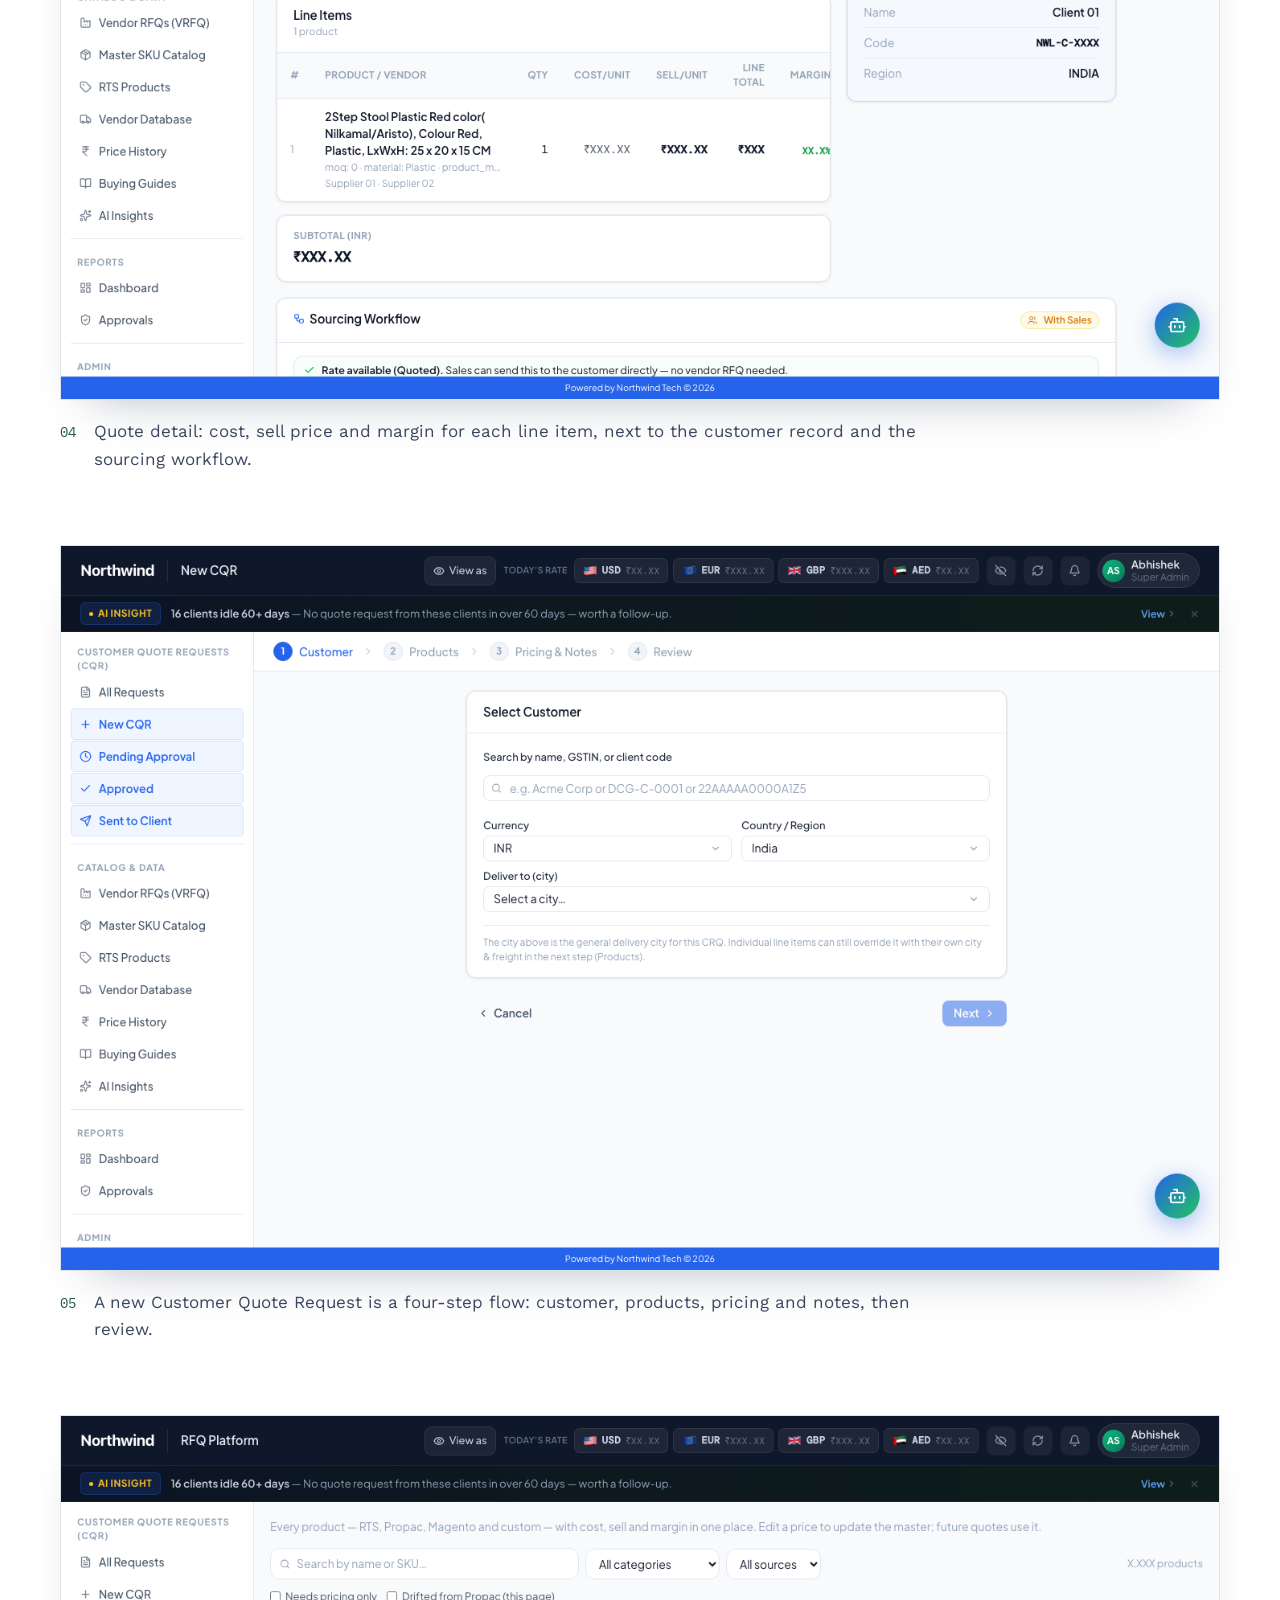
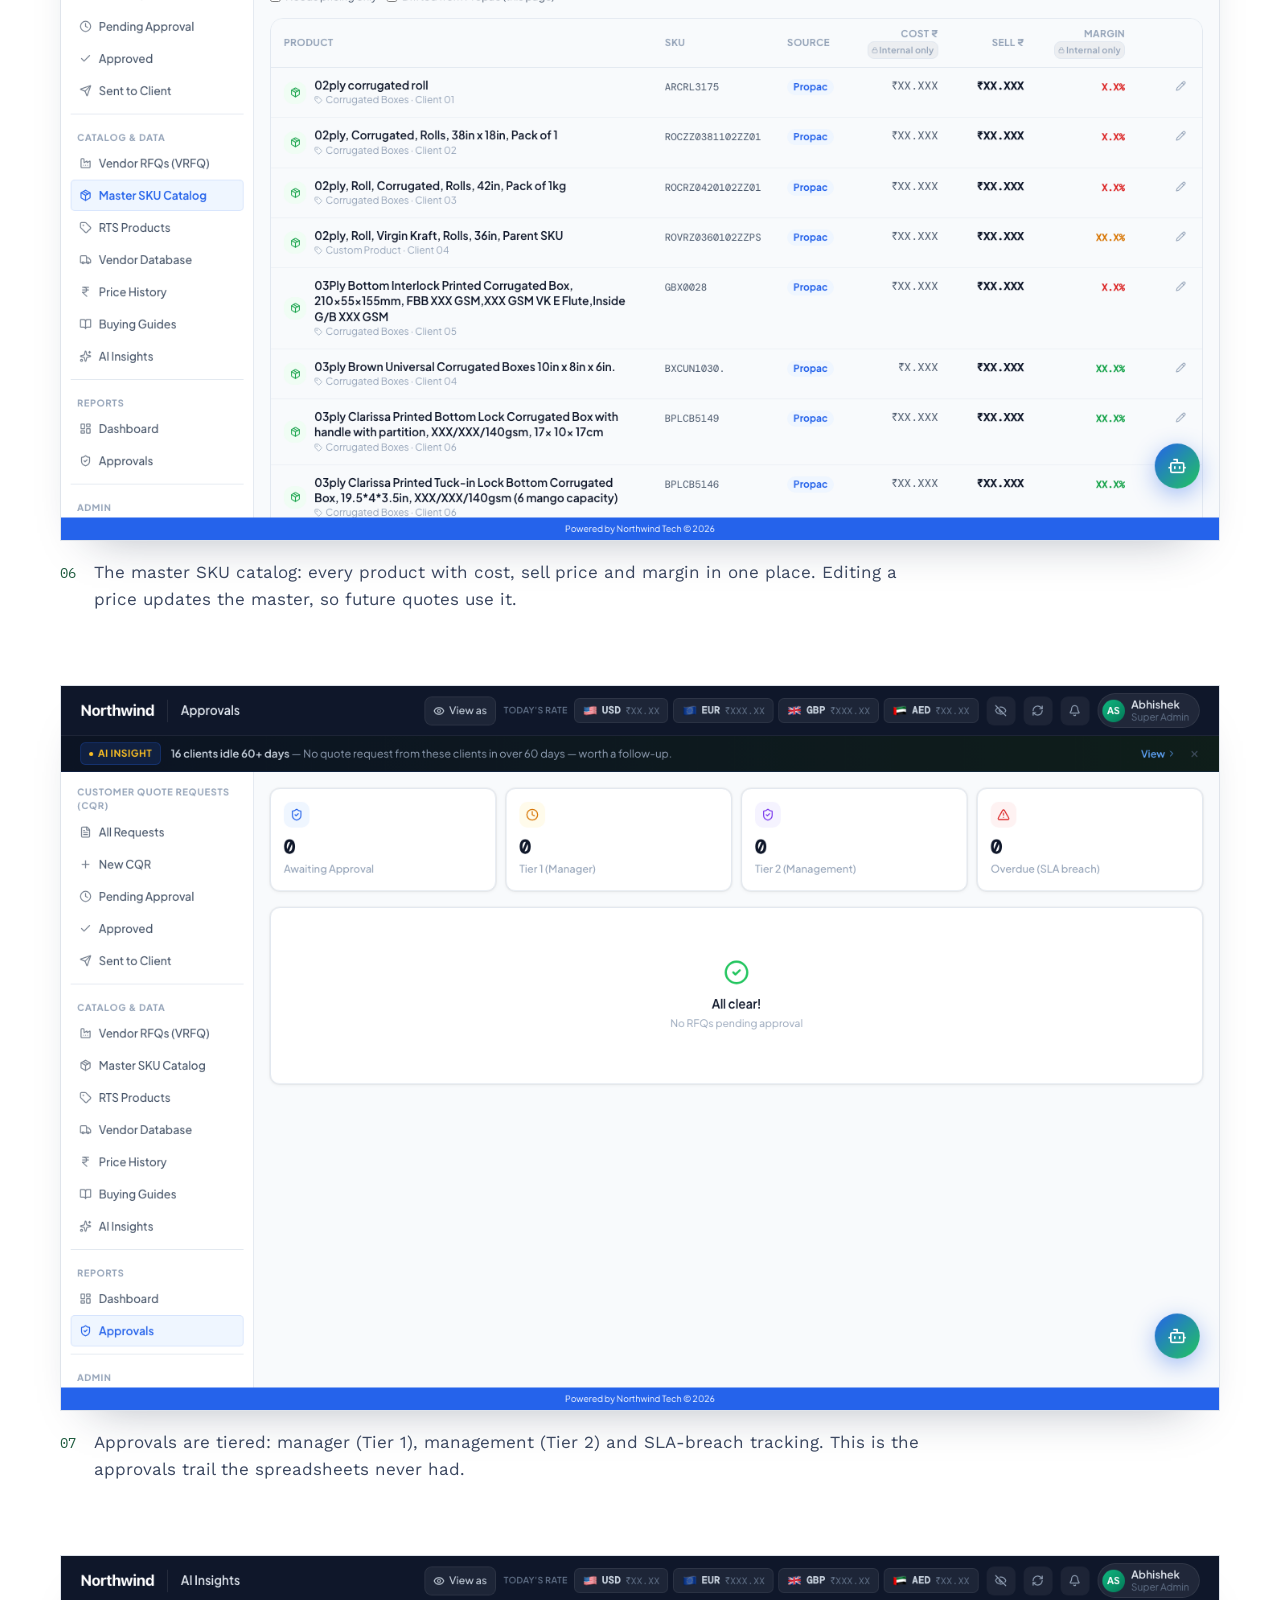
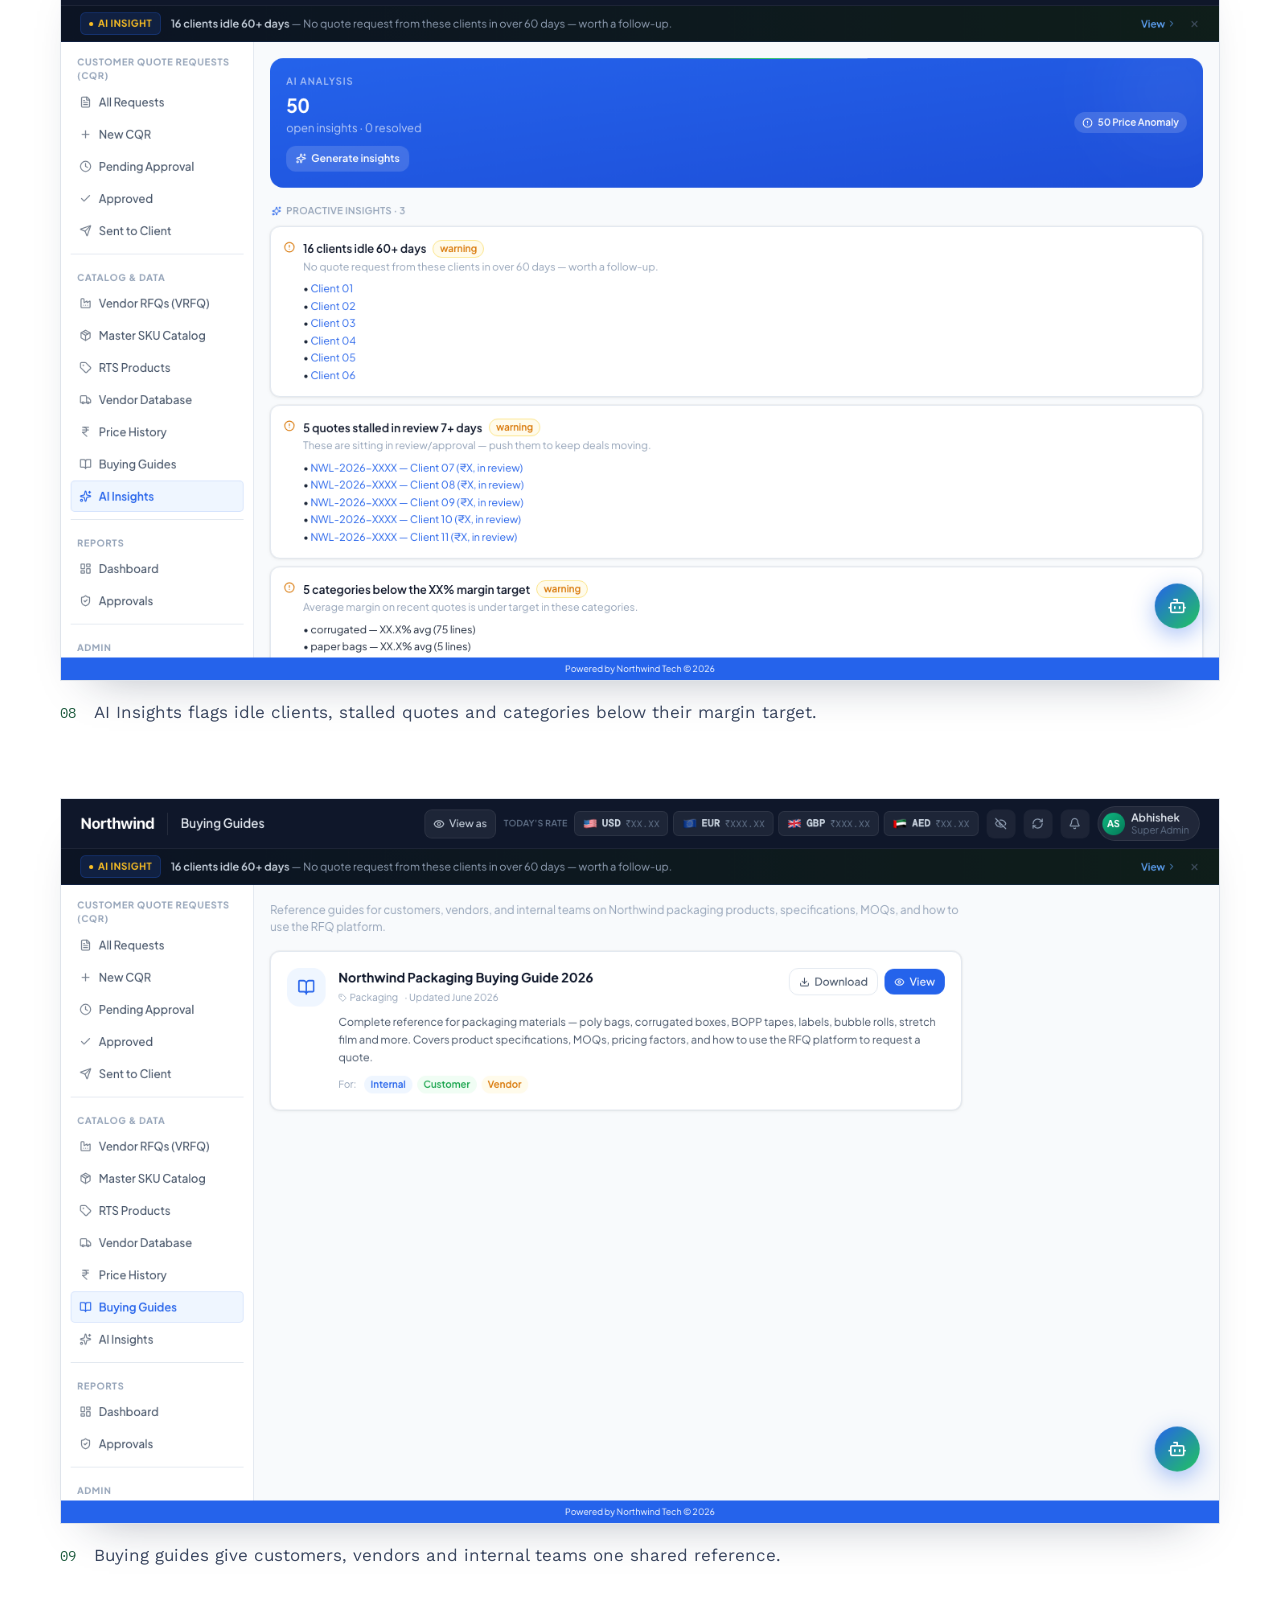
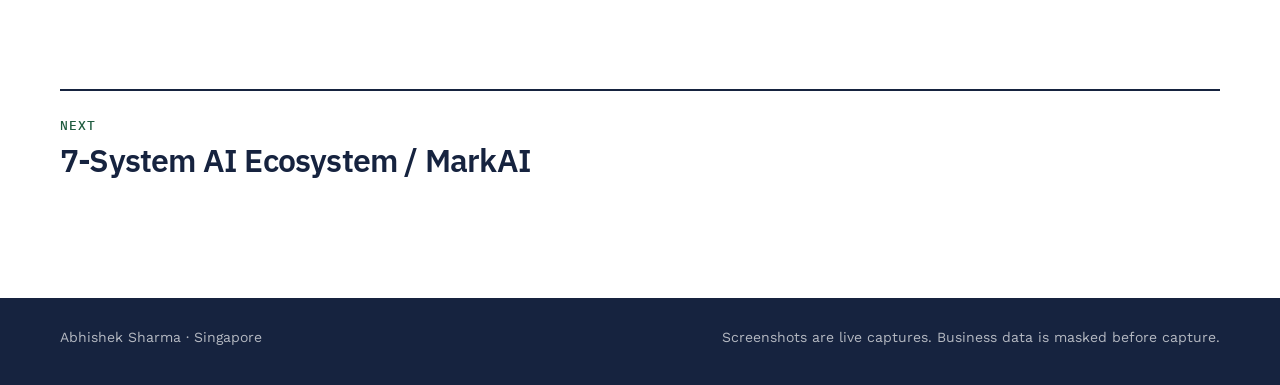
<file: work/rfq-platform.html>
<!doctype html>
<html lang="en">
<head>
<meta charset="utf-8">
<meta name="viewport" content="width=device-width, initial-scale=1">
<title>RFQ &amp; Pricing Platform | Abhishek Sharma</title>
<meta name="description" content="Abhishek Sharma, Senior AI Solutions Architect / Forward Deployed Engineer. Platforms architected and shipped.">
<link rel="preconnect" href="https://fonts.googleapis.com">
<link rel="preconnect" href="https://fonts.gstatic.com" crossorigin>
<link href="https://fonts.googleapis.com/css2?family=IBM+Plex+Sans:wght@500;600&family=IBM+Plex+Mono:wght@500&family=Work+Sans:wght@400;500;600&display=swap" rel="stylesheet">
<link rel="stylesheet" href="../style.css">
<script src="../assistant.js" defer></script>
</head>
<body>
<div class="site-head-bar"><header class="site-head wrap">
  <a class="mark" href="../index.html">Abhishek Sharma</a>
  <nav><a href="../index.html#work">Work</a><a href="../index.html#stack">Stack</a><a href="../index.html#experience">Experience</a><a href="../index.html#contact">Contact</a></nav>
</header></div>

<main>
<section class="wrap cs-hero">
  <p class="kicker">Quoting &amp; pricing platform</p>
  <h1>RFQ &amp; Pricing Platform</h1>
  <p class="lede">Replaced a spreadsheet-driven RFQ and quoting process with one platform: a canonical product data model, hierarchical markup pricing and an embedded AI pricing assistant.</p>
  
  
</section>

<section class="wrap pas">
  <div class="col"><h2>Problem</h2><p>Manual, spreadsheet-driven RFQ and quoting process across procurement and commercial teams — no canonical product data, no standard pricing logic, no approvals trail.</p></div>
  <div class="col"><h2>Approach</h2><p>Ran discovery with commercial and procurement stakeholders; designed a canonical data model (36 sub-categories, 50 spec fields, ~7,900 SKUs); built hierarchical markup pricing logic (row → category → global fallback); shipped to AWS production.</p></div>
</section>
<section class="wrap impact">
  <div class="section-label"><span>Impact</span></div>
  <div class="impact-grid">
    <div class="fact"><span class="v">36</span><span class="l">sub-categories</span></div>
    <div class="fact"><span class="v">50</span><span class="l">spec fields</span></div>
    <div class="fact"><span class="v">~7,900</span><span class="l">SKUs</span></div>
  </div>
  <ul class="impact-list"><li>Replaced the manual quoting process end-to-end</li><li>Embedded Q-Bot, an in-console AI pricing assistant</li><li>Standardised markup logic across the commercial team</li></ul>
</section>
<section class="wrap design">
  <div class="section-label"><span>Design &amp; thought process</span></div>
  <ol class="reasons"><li>Canonical data model was built first so pricing/approvals logic could sit on top of stable spec data instead of being hard-coded per SKU.</li><li>Markup logic is hierarchical so teams can override case-by-case without breaking the default.</li><li>Employee vs Client Portal login modes are split because internal quoting behaviour differs fundamentally from what an external client should see.</li><li>Q-Bot is embedded in-console rather than a separate tool.</li></ol>
  <div class="stack"><span class="stack-label">Stack</span><span class="chip">AWS</span><span class="chip">Claude Code</span><span class="chip">Antigravity IDE</span><span class="chip">GitHub</span><span class="chip">Supabase</span><span class="chip">Zoho CRM sync</span><span class="chip">GPT-4o/Claude</span></div>
</section>

<section class="wrap flow">
  <div class="section-label"><span>How it works</span><span class="count">9 screens</span></div>
  <p class="mask-note">Live capture. The employer is shown under a fictional brand, Northwind Logistics. Business figures were masked with “X” and company and staff names swapped for generic labels (Client 01, Supplier 01, Sales Rep A) in the page itself, before the screenshot was taken. Nothing was cropped or blurred afterwards.</p>
  <ol class="shots">
    <li>
      <figure>
        <a href="../img/rfq-platform/01-login-employee-client-portal.png" class="shot"><img src="../img/rfq-platform/01-login-employee-client-portal.png" alt="Invite-only sign-in. Employees and clients enter through separate portal modes, because internal quoting and what a client sees are different jobs." loading="eager"></a>
        <figcaption><span class="step">01</span>Invite-only sign-in. Employees and clients enter through separate portal modes, because internal quoting and what a client sees are different jobs.</figcaption>
      </figure>
    </li>
    <li>
      <figure>
        <a href="../img/rfq-platform/02-dashboard-overview.png" class="shot"><img src="../img/rfq-platform/02-dashboard-overview.png" alt="The commercial dashboard: quoted value, gross margin, active requests, pending approvals and progress against the FY target." loading="lazy"></a>
        <figcaption><span class="step">02</span>The commercial dashboard: quoted value, gross margin, active requests, pending approvals and progress against the FY target.</figcaption>
      </figure>
    </li>
    <li>
      <figure>
        <a href="../img/rfq-platform/03-rfq-list.png" class="shot"><img src="../img/rfq-platform/03-rfq-list.png" alt="Every customer quote request in one list, with value, margin, status and who currently holds it." loading="lazy"></a>
        <figcaption><span class="step">03</span>Every customer quote request in one list, with value, margin, status and who currently holds it.</figcaption>
      </figure>
    </li>
    <li>
      <figure>
        <a href="../img/rfq-platform/04-quote-pricing-detail.png" class="shot"><img src="../img/rfq-platform/04-quote-pricing-detail.png" alt="Quote detail: cost, sell price and margin for each line item, next to the customer record and the sourcing workflow." loading="lazy"></a>
        <figcaption><span class="step">04</span>Quote detail: cost, sell price and margin for each line item, next to the customer record and the sourcing workflow.</figcaption>
      </figure>
    </li>
    <li>
      <figure>
        <a href="../img/rfq-platform/05-new-customer-quote-request.png" class="shot"><img src="../img/rfq-platform/05-new-customer-quote-request.png" alt="A new Customer Quote Request is a four-step flow: customer, products, pricing and notes, then review." loading="lazy"></a>
        <figcaption><span class="step">05</span>A new Customer Quote Request is a four-step flow: customer, products, pricing and notes, then review.</figcaption>
      </figure>
    </li>
    <li>
      <figure>
        <a href="../img/rfq-platform/06-master-sku-catalog-cost-sell-margin.png" class="shot"><img src="../img/rfq-platform/06-master-sku-catalog-cost-sell-margin.png" alt="The master SKU catalog: every product with cost, sell price and margin in one place. Editing a price updates the master, so future quotes use it." loading="lazy"></a>
        <figcaption><span class="step">06</span>The master SKU catalog: every product with cost, sell price and margin in one place. Editing a price updates the master, so future quotes use it.</figcaption>
      </figure>
    </li>
    <li>
      <figure>
        <a href="../img/rfq-platform/07-approvals-queue.png" class="shot"><img src="../img/rfq-platform/07-approvals-queue.png" alt="Approvals are tiered: manager (Tier 1), management (Tier 2) and SLA-breach tracking. This is the approvals trail the spreadsheets never had." loading="lazy"></a>
        <figcaption><span class="step">07</span>Approvals are tiered: manager (Tier 1), management (Tier 2) and SLA-breach tracking. This is the approvals trail the spreadsheets never had.</figcaption>
      </figure>
    </li>
    <li>
      <figure>
        <a href="../img/rfq-platform/08-ai-insights.png" class="shot"><img src="../img/rfq-platform/08-ai-insights.png" alt="AI Insights flags idle clients, stalled quotes and categories below their margin target." loading="lazy"></a>
        <figcaption><span class="step">08</span>AI Insights flags idle clients, stalled quotes and categories below their margin target.</figcaption>
      </figure>
    </li>
    <li>
      <figure>
        <a href="../img/rfq-platform/09-buying-guide.png" class="shot"><img src="../img/rfq-platform/09-buying-guide.png" alt="Buying guides give customers, vendors and internal teams one shared reference." loading="lazy"></a>
        <figcaption><span class="step">09</span>Buying guides give customers, vendors and internal teams one shared reference.</figcaption>
      </figure>
    </li>
  </ol>
</section>
<nav class="wrap next"><a href="markai.html"><span>Next</span>7-System AI Ecosystem / MarkAI</a></nav>
</main>
<div class="site-foot-bar"><footer class="site-foot wrap"><span>Abhishek Sharma · Singapore</span><span>Screenshots are live captures. Business data is masked before capture.</span></footer></div>
</body>
</html>
</file>
<file: style.css>
:root {
  --bg: #FFFFFF;
  --surface: #F3F5F8;
  --surface-2: #E9EDF2;
  --ink: #16233F;
  --ink-2: #3B4760;
  --ink-3: #69738A;
  --rule: #DFE4EB;
  --accent: #1F5C3F;
  --on-dark: #FFFFFF;
  --on-dark-2: rgba(255, 255, 255, 0.68);
  --on-dark-rule: rgba(255, 255, 255, 0.16);
  --head: 'IBM Plex Sans', 'Helvetica Neue', Helvetica, sans-serif;
  --sans: 'Work Sans', 'Helvetica Neue', Helvetica, sans-serif;
  --mono: 'IBM Plex Mono', ui-monospace, Menlo, monospace;
}

* { box-sizing: border-box; }
html { -webkit-text-size-adjust: 100%; }
body {
  margin: 0; background: var(--bg); color: var(--ink);
  font: 400 17px/1.6 var(--sans);
  -webkit-font-smoothing: antialiased;
}
img { max-width: 100%; display: block; }
a { color: inherit; }
h1, h2, h3 { font-family: var(--head); font-weight: 600; letter-spacing: -0.02em; margin: 0; }

.wrap { width: min(1160px, 100% - 32px); margin-inline: auto; }
.band { background: var(--surface); border-block: 1px solid var(--rule); }

/* Header / footer */
.site-head-bar { position: sticky; top: 0; z-index: 10; background: rgba(255, 255, 255, 0.92); backdrop-filter: blur(8px); border-bottom: 1px solid var(--rule); }
.site-head { display: flex; justify-content: space-between; align-items: center; height: 64px; }
.mark { font-family: var(--head); font-size: 17px; text-decoration: none; font-weight: 600; letter-spacing: -0.01em; display: inline-flex; align-items: center; gap: 10px; white-space: nowrap; }
.mark::before { content: ''; width: 10px; height: 10px; background: var(--accent); }
.site-head nav { display: flex; gap: 28px; }
.site-head nav a { text-decoration: none; font-size: 15px; color: var(--ink-2); }
.site-head nav a:hover { color: var(--accent); }
.site-foot-bar { margin-top: 112px; background: var(--ink); color: var(--on-dark-2); }
.site-foot { display: flex; justify-content: space-between; gap: 16px; flex-wrap: wrap; padding: 28px 0 36px; font-size: 14px; }

/* Shared */
.kicker { font-family: var(--mono); font-size: 12.5px; letter-spacing: 0.08em; text-transform: uppercase; color: var(--accent); font-weight: 500; margin: 0 0 18px; }
.lede { font-size: 20px; line-height: 1.55; color: var(--ink-2); max-width: 46ch; margin: 24px 0 0; }
.section-label { display: flex; justify-content: space-between; align-items: baseline; border-top: 2px solid var(--ink); padding-top: 14px; margin: 96px 0 36px; font-family: var(--mono); font-size: 12.5px; letter-spacing: 0.08em; text-transform: uppercase; font-weight: 500; }
.band .section-label { margin-top: 0; }
.section-label.sub { margin-top: 72px; border-top: 1px solid var(--rule); }
.section-label .count { color: var(--ink-3); }
.pending { font-size: 15px; color: var(--ink-3); border: 1px dashed var(--ink-3); padding: 14px 18px; margin: 0; max-width: 60ch; background: var(--bg); }

/* Home hero */
.hero { padding: 72px 0 80px; display: grid; grid-template-columns: 1fr 360px; gap: 80px; align-items: center; }
.hero h1 { font-size: clamp(40px, 5.2vw, 64px); line-height: 1.04; max-width: 15ch; font-weight: 600; letter-spacing: -0.035em; }
.hero .lede { margin: 28px 0 0; }
.hero-cta { display: flex; flex-wrap: wrap; gap: 12px; margin: 36px 0 0; }
.portrait { margin: 0; position: relative; isolation: isolate; }
.portrait img { width: 100%; height: auto; aspect-ratio: 4 / 5; object-fit: cover; object-position: 50% 20%; background: var(--surface); border: 1px solid var(--rule); box-shadow: 0 30px 60px -36px rgba(22, 35, 63, 0.5); }
.portrait .frame { position: relative; isolation: isolate; }
.portrait .frame::before { content: ''; position: absolute; inset: 18px -18px -18px 18px; border: 1px solid var(--accent); z-index: -1; }
.portrait img { display: block; }
.portrait figcaption { display: flex; justify-content: space-between; margin-top: 34px; font-family: var(--head); font-weight: 600; font-size: 15px; }
.portrait figcaption span { font-family: var(--mono); font-weight: 500; font-size: 12.5px; color: var(--ink-3); letter-spacing: 0.06em; text-transform: uppercase; }

/* Metrics bar */
.metrics { background: var(--ink); color: var(--on-dark); }
.metrics-row { display: grid; grid-template-columns: repeat(3, 1fr); }
.metrics-row .metric:nth-child(n+4) { border-top: 1px solid var(--on-dark-rule); }
.metrics-row .metric:nth-child(3n+1) { padding-left: 0; border-left: 0; }
.capabilities { display: flex; flex-wrap: wrap; gap: 8px; align-items: center; padding: 22px 0 32px; border-top: 1px solid var(--on-dark-rule); }
.cap-label { font-family: var(--mono); font-size: 12px; letter-spacing: 0.08em; text-transform: uppercase; color: var(--on-dark-2); margin-right: 8px; }
.cap { font-size: 13.5px; color: var(--on-dark); border: 1px solid var(--on-dark-rule); padding: 5px 10px; }
.role { font-size: 18px; line-height: 1.65; color: var(--ink-2); max-width: 72ch; margin: 0; }
.metric { padding: 40px 24px 40px 0; display: flex; flex-direction: column; gap: 10px; }
.metric + .metric { padding-left: 24px; border-left: 1px solid var(--on-dark-rule); }
.metric .v { font-family: var(--head); font-weight: 600; letter-spacing: -0.03em; font-size: 44px; line-height: 1; }
.metric .l { font-size: 14px; line-height: 1.45; color: var(--on-dark-2); max-width: 26ch; }

/* Statement */
.statement-wrap { padding: 96px 0; }
.statement { display: grid; grid-template-columns: 1fr 2fr; gap: 64px; }
.statement blockquote { margin: 0; font-family: var(--head); font-weight: 500; font-size: clamp(24px, 2.6vw, 32px); line-height: 1.35; letter-spacing: -0.015em; }
.statement .draft { font-size: 13px; color: var(--ink-3); margin-top: 18px; font-family: var(--mono); }

/* How I work */
.steps { counter-reset: st; list-style: none; padding: 0; margin: 0; display: grid; grid-template-columns: repeat(6, 1fr); border-top: 1px solid var(--rule); }
.steps li { counter-increment: st; padding: 20px 18px 8px 0; position: relative; }
.steps li + li { padding-left: 18px; border-left: 1px solid var(--rule); }
.steps li::before { content: counter(st, decimal-leading-zero); display: block; font-family: var(--mono); font-size: 12.5px; color: var(--accent); margin-bottom: 12px; }
.steps li:last-child::before { color: var(--on-dark); background: var(--accent); display: inline-block; padding: 2px 6px; }
.steps h3 { font-size: 17px; line-height: 1.25; margin-bottom: 8px; letter-spacing: -0.01em; }
.steps p { margin: 0; font-size: 14.5px; line-height: 1.5; color: var(--ink-2); }

/* Concept flow */
.flowline { list-style: none; padding: 0; margin: 0; display: grid; grid-template-columns: repeat(5, 1fr); gap: 36px; counter-reset: fl; }
.flowline li { counter-increment: fl; position: relative; background: var(--surface); border: 1px solid var(--rule); padding: 18px 16px; font-family: var(--head); font-weight: 600; font-size: 16px; }
.flowline li::before { content: counter(fl, decimal-leading-zero); display: block; font-family: var(--mono); font-weight: 500; font-size: 12px; color: var(--accent); margin-bottom: 8px; }
.flowline li:first-child, .flowline li:last-child { background: var(--ink); color: var(--on-dark); border-color: var(--ink); }
.flowline li:first-child::before, .flowline li:last-child::before { color: var(--on-dark-2); }
.flowline li + li::after { content: '→'; position: absolute; left: -28px; top: 50%; transform: translateY(-50%); color: var(--ink-3); font-family: var(--sans); font-weight: 400; }

/* Tech stack */
.stack-grid { display: grid; grid-template-columns: repeat(3, 1fr); border-top: 1px solid var(--rule); border-left: 1px solid var(--rule); }
.stack-group { padding: 26px 24px; border-right: 1px solid var(--rule); border-bottom: 1px solid var(--rule); background: var(--bg); }
.stack-group h3 { font-size: 15px; font-weight: 600; margin-bottom: 14px; letter-spacing: 0; }
.stack-group ul { list-style: none; padding: 0; margin: 0; display: flex; flex-wrap: wrap; gap: 8px; }

/* Case study cards */
.cards { display: grid; gap: 64px; }
.card { display: grid; grid-template-columns: 1.35fr 1fr; gap: 48px; text-decoration: none; align-items: center; }
.card-img { background: var(--surface); border: 1px solid var(--rule); overflow: hidden; aspect-ratio: 16 / 10; box-shadow: 0 20px 40px -28px rgba(22, 35, 63, 0.45); }
.card-img img { width: 100%; height: 100%; object-fit: cover; object-position: top left; transition: transform .5s ease; }
.card:hover .card-img img { transform: scale(1.02); }
.no-shot { height: 100%; display: flex; flex-direction: column; justify-content: space-between; padding: 22px; background: var(--ink); color: var(--on-dark); }
.no-shot .badge { align-self: flex-start; font-family: var(--mono); font-size: 11.5px; letter-spacing: 0.08em; text-transform: uppercase; border: 1px solid var(--on-dark-rule); padding: 4px 8px; color: var(--on-dark-2); }
.no-shot .nm { font-family: var(--head); font-weight: 600; font-size: 24px; letter-spacing: -0.02em; line-height: 1.15; }
.card-body .num { font-family: var(--mono); font-size: 13px; color: var(--ink-3); display: block; margin-bottom: 12px; }
.card-body h3 { font-size: 32px; line-height: 1.1; margin-bottom: 14px; letter-spacing: -0.025em; }
.card-body p { color: var(--ink-2); margin: 0; }
.card-body .kicker { margin-bottom: 10px; }
.card .more { display: inline-block; margin-top: 22px; font-weight: 500; color: var(--accent); border-bottom: 1px solid currentColor; padding-bottom: 2px; }
.cards.small { grid-template-columns: repeat(3, 1fr); gap: 32px; }
.cards.small .card { grid-template-columns: 1fr; gap: 18px; align-items: start; }
.cards.small h3 { font-size: 21px; margin-bottom: 6px; }
.cards.small p { font-size: 15px; }

/* Skills / timeline */
.skill-groups { display: grid; grid-template-columns: repeat(2, 1fr); gap: 36px 48px; }
.skill-groups h3 { font-size: 16px; margin-bottom: 14px; letter-spacing: 0; }
.cert-grid { display: grid; grid-template-columns: repeat(3, 1fr); gap: 0; border-top: 1px solid var(--rule); border-left: 1px solid var(--rule); }
.cert-group { padding: 24px; border-right: 1px solid var(--rule); border-bottom: 1px solid var(--rule); }
.cert-group h3 { font-size: 16px; margin-bottom: 16px; letter-spacing: 0; }
.cert-group ul { list-style: none; margin: 0; padding: 0; display: grid; gap: 16px; }
.cert-group li { display: flex; flex-direction: column; gap: 3px; }
.cert-group .ct { font-weight: 500; line-height: 1.4; }
.cert-group .cm { font-family: var(--mono); font-size: 12.5px; color: var(--accent); }
.cert-group .cn { font-size: 13.5px; color: var(--ink-3); line-height: 1.45; }
.section-label a.count { text-decoration: none; color: var(--accent); }
.two-col { display: grid; grid-template-columns: 1fr; }
.skills { list-style: none; padding: 0; margin: 0; display: flex; flex-wrap: wrap; gap: 10px; }
.skills li, .chip { border: 1px solid var(--rule); background: var(--surface); padding: 5px 11px; font-size: 14px; }
.timeline { list-style: none; padding: 0; margin: 0; }
.timeline > li { display: grid; grid-template-columns: 200px 1fr; gap: 32px; padding: 28px 0; border-bottom: 1px solid var(--rule); }
.timeline .when { color: var(--ink-3); font-size: 14px; font-family: var(--mono); }
.timeline h3 { font-size: 22px; }
.timeline .org { margin: 4px 0 0; color: var(--accent); font-weight: 500; }
.timeline ul { margin: 12px 0 0; padding-left: 18px; color: var(--ink-2); }

.contact { margin-top: 120px; }
.contact h2 { font-size: clamp(32px, 4.2vw, 48px); max-width: 18ch; line-height: 1.1; margin-bottom: 28px; letter-spacing: -0.03em; }
.btn { display: inline-block; background: var(--accent); color: var(--on-dark); text-decoration: none; padding: 14px 22px; font-weight: 500; }
.btn.ghost { background: transparent; color: var(--ink); border: 1px solid var(--ink); }

/* Case study page */
.cs-hero { padding: 96px 0 24px; }
.cs-hero h1 { font-size: clamp(40px, 5.4vw, 64px); line-height: 1.05; max-width: 18ch; letter-spacing: -0.035em; }
.visit { margin: 20px 0 0; font-size: 15px; }
.visit a { color: var(--accent); }
.pas { display: grid; grid-template-columns: 1fr 1fr; gap: 56px; margin-top: 72px; padding-top: 32px; border-top: 2px solid var(--ink); }
.pas h2 { font-size: 24px; margin-bottom: 14px; }
.pas p { margin: 0; color: var(--ink-2); }
.impact-grid { display: grid; grid-template-columns: repeat(auto-fit, minmax(200px, 1fr)); background: var(--ink); color: var(--on-dark); }
.fact { padding: 30px 26px; display: flex; flex-direction: column; gap: 8px; }
.fact + .fact { border-left: 1px solid var(--on-dark-rule); }
.fact .v { font-family: var(--head); font-weight: 600; letter-spacing: -0.03em; font-size: 42px; line-height: 1; }
.fact .l { font-size: 14px; color: var(--on-dark-2); }
.impact-list { list-style: none; padding: 0; margin: 28px 0 0; display: grid; grid-template-columns: repeat(auto-fit, minmax(260px, 1fr)); gap: 12px 40px; }
.impact-list li { padding-top: 12px; border-top: 1px solid var(--rule); }
.reasons { counter-reset: r; list-style: none; padding: 0; margin: 0; display: grid; grid-template-columns: 1fr 1fr; gap: 36px 56px; }
.reasons li { counter-increment: r; font-family: var(--head); font-weight: 500; font-size: 19px; line-height: 1.5; letter-spacing: -0.01em; }
.reasons li::before { content: counter(r, decimal-leading-zero); display: block; font-family: var(--mono); font-size: 12.5px; font-weight: 500; letter-spacing: 0.08em; color: var(--accent); margin-bottom: 10px; }
.stack { display: flex; flex-wrap: wrap; gap: 8px; align-items: center; margin-top: 48px; }
.stack-label { font-family: var(--mono); font-size: 12.5px; letter-spacing: 0.08em; text-transform: uppercase; font-weight: 500; margin-right: 10px; }

.flow { margin-top: 96px; padding: 0 0 8px; }
.mask-note { font-size: 14px; color: var(--ink-3); margin: -18px 0 36px; max-width: 72ch; }
.shots { list-style: none; padding: 0; margin: 0; display: grid; gap: 72px; }
.shot { display: block; border: 1px solid var(--rule); background: var(--surface); box-shadow: 0 24px 48px -32px rgba(22, 35, 63, 0.4); max-height: 1100px; overflow: hidden; }
.shot img { width: 100%; }
figure { margin: 0; }
figcaption { display: flex; gap: 18px; align-items: baseline; margin-top: 18px; font-size: 17px; color: var(--ink-2); max-width: 80ch; }
figcaption .step { font-family: var(--mono); font-size: 14px; color: var(--accent); flex: none; }

.next { margin-top: 112px; border-top: 2px solid var(--ink); padding-top: 20px; }
.next a { text-decoration: none; font-family: var(--head); font-weight: 600; letter-spacing: -0.025em; font-size: 32px; display: inline-flex; flex-direction: column; }
.next a span { font-family: var(--mono); font-size: 12.5px; letter-spacing: 0.08em; text-transform: uppercase; font-weight: 500; color: var(--accent); }
.next a:hover { color: var(--accent); }

@media (max-width: 860px) {
  body { font-size: 16px; }
  .site-head nav { gap: 16px; }
  .hero { padding: 48px 0 56px; grid-template-columns: 1fr; gap: 40px; }
  .portrait { order: -1; max-width: 220px; }
  .portrait .frame::before { inset: 10px -10px -10px 10px; }
  .portrait figcaption { display: none; }
  .site-head nav { gap: 12px; }
  .site-head nav a { font-size: 13.5px; }
  .site-head nav a[href$="#stack"] { display: none; }
  .metrics-row { grid-template-columns: 1fr 1fr; }
  .metrics-row .metric:nth-child(n+3) { border-top: 1px solid var(--on-dark-rule); }
  .metric { padding: 24px 12px 24px 0; }
  .metric + .metric { padding-left: 0; border-left: 0; }
  .metric:nth-child(even) { padding-left: 16px; border-left: 1px solid var(--on-dark-rule); }
  .metric .v { font-size: 34px; }
  .card, .cards.small, .pas, .reasons, .statement { grid-template-columns: 1fr; }
  .statement { gap: 16px; }
  .stack-grid, .skill-groups, .cert-grid { grid-template-columns: 1fr; }
  .steps { grid-template-columns: 1fr 1fr; }
  .flowline { grid-template-columns: 1fr; gap: 28px; }
  .flowline li + li::after { content: '↓'; left: 50%; top: -24px; transform: translateX(-50%); }
  .steps li + li { padding-left: 0; border-left: 0; }
  .steps li { border-bottom: 1px solid var(--rule); padding-bottom: 16px; }
  .card { gap: 20px; }
  .timeline > li { grid-template-columns: 1fr; gap: 6px; }
  .fact + .fact { border-left: 0; border-top: 1px solid var(--on-dark-rule); }
  .section-label { margin-top: 64px; }
  .statement-wrap { padding: 64px 0; }
  .shots { gap: 48px; }
  figcaption { font-size: 15px; gap: 12px; }
}
</file>
